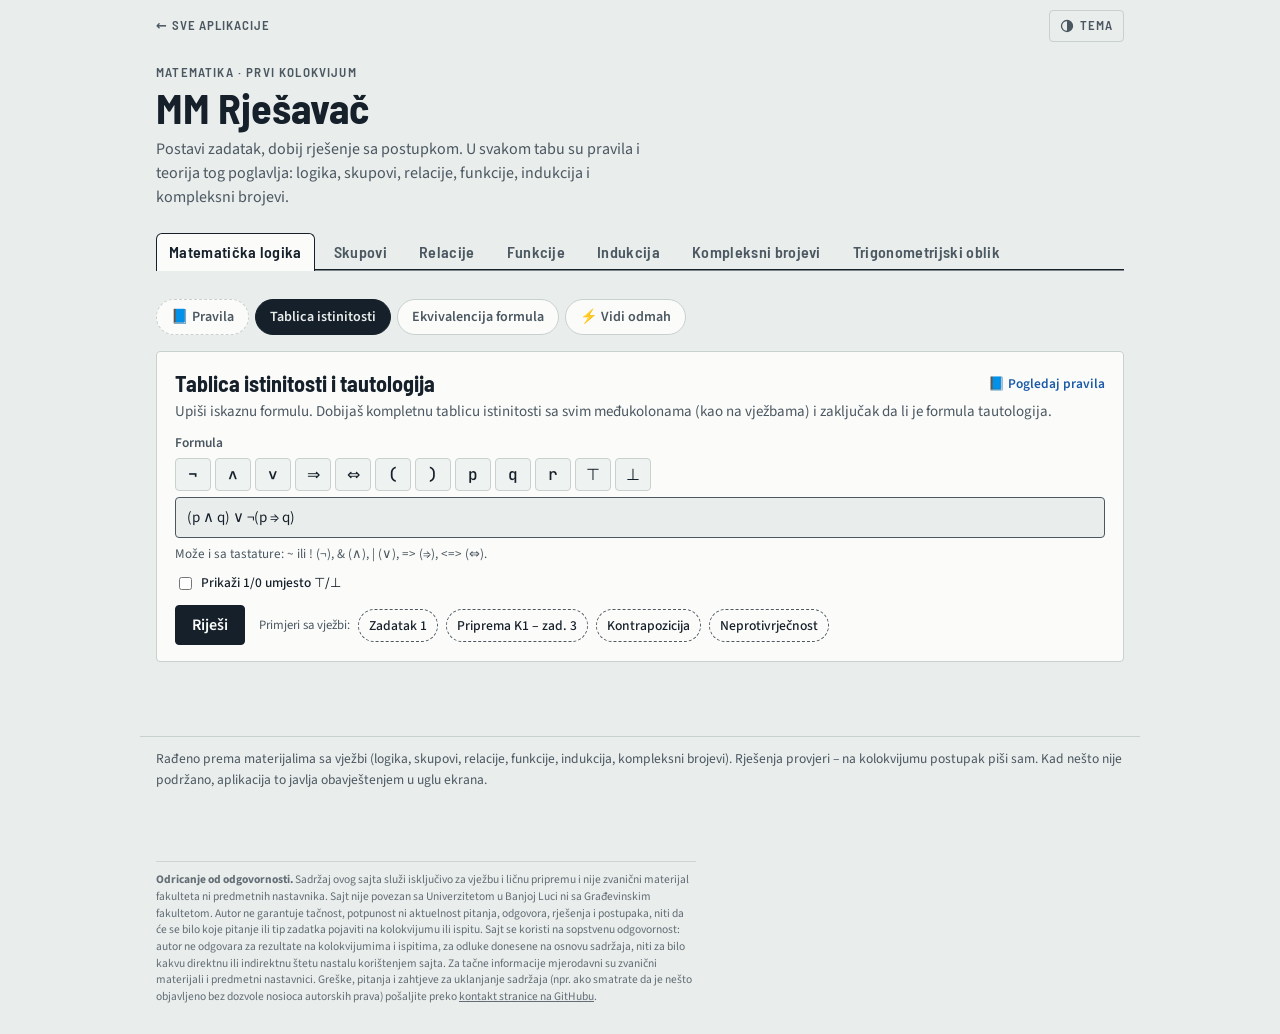
<file: index.html>
<!doctype html>
<html lang="sr">
<head>
<meta charset="utf-8">
<meta name="viewport" content="width=device-width, initial-scale=1">
<title>MM Rješavač – logika, skupovi, relacije, funkcije, indukcija, kompleksni brojevi</title>
<meta name="description" content="Rješavač zadataka za prvi kolokvijum iz matematike: tablice istinitosti, skupovi, relacije, funkcije, matematička indukcija i kompleksni brojevi – sa postupkom i pravilima.">
<link rel="preconnect" href="https://fonts.googleapis.com">
<link href="https://fonts.googleapis.com/css2?family=Inter:wght@400;500;600;700&family=JetBrains+Mono:wght@400;600;700&display=swap" rel="stylesheet">
<style>:root{
  --bg:#f7f6f2; --card:#ffffff; --ink:#1d1d1f; --mute:#62666d; --line:#dedbd2; --soft:#efede6;
  --acc:#2f4fd8; --acc-ink:#fff; --ok:#1f8a4c; --ok-bg:#e7f5ec; --no:#c2373c; --no-bg:#fbeaea; --warn:#a86400;
  --mono: "JetBrains Mono", ui-monospace, SFMono-Regular, Menlo, Consolas, monospace;
  --sans: "Inter", system-ui, -apple-system, "Segoe UI", Roboto, sans-serif;
  --c0:#fde2e2; --c1:#dfe7ff; --c2:#dcf3e4; --c3:#fff0cf; --c4:#efe1fb; --c5:#d9f1f4;
}
@media (prefers-color-scheme: dark){ :root:not([data-theme="light"]){
  --bg:#141518; --card:#1d1f23; --ink:#ececec; --mute:#a2a6ad; --line:#30333a; --soft:#25282d;
  --acc:#7d95ff; --acc-ink:#0d1020; --ok:#5fd18f; --ok-bg:#16301f; --no:#ff7b80; --no-bg:#3a1c1e; --warn:#f3b13c;
  --c0:#4a2526; --c1:#243055; --c2:#1e3d2b; --c3:#4a3c18; --c4:#3a2a4d; --c5:#1d3f45; } }
:root[data-theme="dark"]{
  --bg:#141518; --card:#1d1f23; --ink:#ececec; --mute:#a2a6ad; --line:#30333a; --soft:#25282d;
  --acc:#7d95ff; --acc-ink:#0d1020; --ok:#5fd18f; --ok-bg:#16301f; --no:#ff7b80; --no-bg:#3a1c1e; --warn:#f3b13c;
  --c0:#4a2526; --c1:#243055; --c2:#1e3d2b; --c3:#4a3c18; --c4:#3a2a4d; --c5:#1d3f45; }
*{box-sizing:border-box}
html,body{margin:0;background:var(--bg);color:var(--ink);font:16px/1.55 var(--sans);-webkit-text-size-adjust:100%}
header.top{padding:22px 16px 0;max-width:1000px;margin:0 auto}
header.top h1{font-size:1.55rem;margin:0 0 2px;letter-spacing:-.01em}
header.top p{margin:0;color:var(--mute);font-size:.93rem}
.themebtn{float:right;border:1px solid var(--line);background:var(--card);color:var(--ink);border-radius:8px;padding:5px 9px;cursor:pointer}
nav.tabs{position:sticky;top:0;z-index:5;background:var(--bg);border-bottom:1px solid var(--line);margin-top:14px}
nav.tabs .inner{max-width:1000px;margin:0 auto;display:flex;gap:4px;overflow-x:auto;padding:0 12px;scrollbar-width:none}
nav.tabs button{flex:0 0 auto;border:0;background:none;color:var(--mute);font:600 .95rem var(--sans);padding:12px 12px 10px;border-bottom:3px solid transparent;cursor:pointer;white-space:nowrap}
nav.tabs button.on{color:var(--ink);border-bottom-color:var(--acc)}
main{max-width:1000px;margin:0 auto;padding:14px 16px 60px}
.panel{display:none}.panel.on{display:block}
.card{background:var(--card);border:1px solid var(--line);border-radius:14px;padding:18px 18px 16px;margin:14px 0}
.card h2{font-size:1.15rem;margin:0 0 4px}
.card h3{font-size:1rem;margin:20px 0 4px}
.card h4{font-size:.92rem;margin:6px 0;color:var(--mute);font-weight:600}
.lead{color:var(--mute);margin:0 0 10px;font-size:.94rem}
label{display:block;font-size:.84rem;font-weight:600;color:var(--mute);margin:10px 0 4px}
label.chk{display:inline-flex;gap:6px;align-items:center;font-weight:500;color:var(--ink);margin:8px 14px 0 0}
input[type=text],input:not([type]),input[type=number],textarea,select{width:100%;font:16px var(--sans);color:var(--ink);background:var(--bg);border:1px solid var(--line);border-radius:9px;padding:9px 11px;outline:none}
input:focus,textarea:focus,select:focus{border-color:var(--acc);box-shadow:0 0 0 3px color-mix(in srgb,var(--acc) 22%,transparent)}
.mono{font-family:var(--mono);font-size:.95em}
textarea.mono,input.mono{font-size:15px}
.grid2{display:grid;grid-template-columns:1fr 1fr;gap:0 14px}
.grid3{display:grid;grid-template-columns:repeat(3,1fr);gap:0 14px}
@media (max-width:640px){.grid2,.grid3{grid-template-columns:1fr}}
.btns{display:flex;flex-wrap:wrap;gap:8px;align-items:center;margin-top:12px}
button{font:600 .9rem var(--sans);border-radius:9px;padding:8px 13px;border:1px solid var(--line);background:var(--soft);color:var(--ink);cursor:pointer}
button:hover{border-color:var(--acc)}
button.primary{background:var(--acc);color:var(--acc-ink);border-color:var(--acc)}
button.ex{background:transparent;font-weight:500;padding:6px 10px;font-size:.85rem}
.ex-label{font-size:.8rem;color:var(--mute);margin-left:6px}
.symbar{display:flex;flex-wrap:wrap;gap:4px;margin:0 0 6px}
.sym{min-width:36px;padding:5px 8px;font:500 1rem var(--mono)}
.hint{font-size:.82rem;color:var(--mute);margin:6px 0 0}
.row{display:flex;flex-wrap:wrap}
details.theory{background:var(--soft);border-radius:10px;padding:8px 12px;margin:8px 0 6px;font-size:.92rem}
details.theory summary{cursor:pointer;font-weight:600}
details.theory ul,details.theory ol{padding-left:20px;margin:8px 0}
details.theory li{margin:3px 0}
details.explain{margin:10px 0;font-size:.92rem}
details.explain summary{cursor:pointer;color:var(--acc);font-weight:600}
.out{margin-top:14px;display:none}
.out.show{display:block;border-top:1px dashed var(--line);padding-top:12px}
.step{margin:8px 0}
.step.bad{color:var(--no)}
.bad{color:var(--no)}
ol.steps{padding-left:22px;margin:8px 0}
ol.steps li{margin:6px 0}
.eq{background:var(--soft);border-radius:8px;padding:8px 12px;margin:8px 0;overflow-x:auto;line-height:1.9}
.big{font-size:1.05rem}
.verdict{padding:10px 13px;border-radius:9px;margin:10px 0;font-weight:600}
.verdict.ok{background:var(--ok-bg);color:var(--ok)}
.verdict.no{background:var(--no-bg);color:var(--no)}
.tablewrap{overflow-x:auto;margin:8px 0}
table{border-collapse:collapse}
table.tt{font-family:var(--mono);font-size:.92rem}
table.tt th,table.tt td{padding:5px 10px;text-align:center;border-bottom:1px solid var(--line);white-space:nowrap}
table.tt th{border-bottom:2px solid var(--ink);font-weight:600}
table.tt .sep{border-left:2px solid var(--ink)}
table.tt td.fin.t{background:var(--ok-bg);color:var(--ok);font-weight:700}
table.tt td.fin.f{background:var(--no-bg);color:var(--no);font-weight:700}
table.tt.mini{font-size:.82rem;margin-right:14px}
.tt-grid{display:flex;flex-wrap:wrap;gap:10px;align-items:flex-start;margin:8px 0}
table.res{margin:10px 0}
table.res td{padding:5px 12px 5px 0;border-bottom:1px solid var(--line)}
table.props{width:100%;margin:10px 0;font-size:.93rem}
table.props td{padding:7px 8px;border-bottom:1px solid var(--line);vertical-align:top}
table.props tr.yes td:nth-child(2){color:var(--ok);font-weight:700;white-space:nowrap}
table.props tr.no td:nth-child(2){color:var(--no);font-weight:700;white-space:nowrap}
table.mat{font-family:var(--mono);margin:6px 8px 6px 0;display:inline-table}
table.mat th,table.mat td{border:1px solid var(--line);padding:4px 9px;text-align:center}
table.mat th{background:var(--soft)}
table.mat td.one{font-weight:700}
table.mat td.diag{outline:1px dashed var(--mute);outline-offset:-3px}
table.mat td.c0{background:var(--c0)}table.mat td.c1{background:var(--c1)}table.mat td.c2{background:var(--c2)}
table.mat td.c3{background:var(--c3)}table.mat td.c4{background:var(--c4)}table.mat td.c5{background:var(--c5)}
.vis{align-items:start;margin-top:10px}
.propsel{display:grid;grid-template-columns:repeat(4,1fr);gap:10px;margin-top:10px}
@media (max-width:640px){.propsel{grid-template-columns:1fr 1fr}}
.propsel b{display:block;font-size:.84rem;margin-bottom:4px}
svg{max-width:100%;height:auto;display:block}
svg .axis{stroke:var(--ink);stroke-width:1.4}
svg .guide{stroke:var(--mute);stroke-dasharray:2 3;stroke-width:.8}
svg .lbl{font:12px var(--mono);fill:var(--ink)}
svg .vn{font:700 15px var(--sans)}
svg .vv{font:700 16px var(--mono);fill:var(--ink);text-anchor:middle}
svg .vv.sm{font-size:14px}
svg .vbox{fill:none;stroke:var(--mute)}
svg .edge{stroke:var(--ink);stroke-width:1.4}
svg .arrh{fill:var(--ink)}
svg .node{fill:var(--card);stroke:var(--acc);stroke-width:2}
svg .nodet{font:600 13px var(--mono);fill:var(--ink)}
svg .oval{fill:var(--soft);stroke:var(--mute)}
svg .dot{fill:var(--ink)}
svg .pbg{fill:var(--card)}
svg .grid{stroke:var(--line);stroke-width:.6}
svg .yx{stroke:var(--mute);stroke-dasharray:5 4}
svg .asym{stroke:#3e63dd;stroke-dasharray:4 4;opacity:.6}
svg .asym2{stroke:#e5484d;stroke-dasharray:4 4;opacity:.6}
svg .cf{fill:none;stroke:#3e63dd;stroke-width:2.2}
svg .ci{fill:none;stroke:#e5484d;stroke-width:2.2}
svg.nl{margin:4px 0 12px}
svg.venn{max-width:380px;margin:10px 0}
svg.graph{max-width:300px}
svg.arrows{max-width:340px;margin:10px 0}
.plotwrap{max-width:340px;margin:10px 0}
.ivres{border-bottom:1px solid var(--line);padding:6px 0}
.verdict .piece{display:inline-block;vertical-align:middle;margin-right:4px}
.verdict .brace{display:inline-block;vertical-align:middle;border-left:2px solid currentColor;border-radius:10px 0 0 10px;padding:2px 10px}
#toasts{position:fixed;right:14px;bottom:14px;left:14px;display:flex;flex-direction:column;align-items:flex-end;gap:8px;z-index:50;pointer-events:none}
.toast{pointer-events:auto;max-width:440px;display:flex;gap:9px;align-items:flex-start;background:var(--card);color:var(--ink);border:1px solid var(--line);border-left:5px solid var(--warn);border-radius:10px;padding:10px 13px;box-shadow:0 8px 24px rgba(0,0,0,.18);font-size:.9rem;cursor:pointer;transition:opacity .4s,transform .4s}
.toast.err{border-left-color:var(--no)}.toast.ok{border-left-color:var(--ok)}
.toast .ti{font-weight:700}
.toast.warn .ti{color:var(--warn)}.toast.err .ti{color:var(--no)}
.toast.out{opacity:0;transform:translateY(8px)}
footer{max-width:1000px;margin:0 auto;padding:0 16px 30px;color:var(--mute);font-size:.82rem}
.subtabs{display:flex;gap:6px;overflow-x:auto;padding:14px 0 2px;scrollbar-width:none;position:sticky;top:46px;z-index:4;background:var(--bg)}
.subtabs button{flex:0 0 auto;border-radius:999px;padding:7px 14px;font-weight:600;font-size:.88rem;background:var(--card);color:var(--mute);border:1px solid var(--line)}
.subtabs button.on{background:var(--ink);color:var(--bg);border-color:var(--ink)}
.subtabs button[data-sub="pravila"]{border-style:dashed}
.subtabs button[data-sub="pravila"].on{border-style:solid}
.card.rules{font-size:.95rem}
.rule-block{border-top:1px solid var(--line);padding-top:6px;margin-top:10px}
.rule-block:first-of-type{border-top:0}
.rule-block h3{margin:8px 0 4px}.rule-block h4{margin:10px 0 2px;color:var(--ink)}
.rule-block ul,.rule-block ol{padding-left:20px}.rule-block li{margin:4px 0}
.tolinks{float:right;margin-top:-30px;background:none;border:0;color:var(--acc);font-weight:600;font-size:.84rem;padding:4px 0}
@media (max-width:640px){.tolinks{float:none;margin:0 0 4px}}
/* kompleksni brojevi */
.insight{margin:12px 0;padding:10px 13px;border-left:4px solid var(--fk-n,#b86e00);background:var(--fk-warn-bg,#fbf1dc);border-radius:4px;font-size:.93rem}
.insight ul{margin:6px 0 0;padding-left:20px}.insight li{margin:3px 0}
details.theory .insight{background:var(--card)}
svg.cplane{max-width:340px;color:var(--ink)}
svg.cplane .grid{stroke:var(--line);stroke-width:.7}
svg.cplane .axis{stroke:var(--ink);stroke-width:1.3}
svg.cplane .tick{font:10.5px var(--mono);fill:var(--mute)}
svg.cplane .axl{font:italic 600 13px var(--fk-math,serif);fill:var(--ink)}
svg.cplane .ptl{font:600 13px var(--mono)}
svg.cplane .arcl{font:italic 600 13px var(--fk-math,serif)}
svg.cplane .proj{stroke:var(--mute);stroke-dasharray:3 3;stroke-width:1}
svg.cplane .ucirc{fill:none;stroke:var(--mute);stroke-dasharray:4 4}
.drill-q{background:var(--soft);border-radius:4px;padding:14px 16px;margin:6px 0 4px;font-size:1.15rem;min-height:2.6em}
.drill-q .big{font-size:1.25rem}
.drill-score{margin-left:auto;font-size:.85rem;color:var(--mute);font-weight:600}
table.angtab{font-family:var(--mono);font-size:.85rem;margin:10px 0}
table.angtab th,table.angtab td{padding:4px 8px;text-align:center;border-bottom:1px solid var(--line)}
.subtabs button[data-sub]:last-child:not([data-sub="pravila"]){}

.outcome{margin:12px 0;padding:10px 13px;border-left:4px solid var(--fk-h,#1d5fae);background:var(--fk-blue-bg,#e6eef8);border-radius:4px;font-size:.93rem}
.drill-opts{display:flex;flex-direction:column;gap:6px;margin:8px 0}
.drill-opts:empty{display:none}
.drill-opts .opt{text-align:left;font-weight:500;padding:9px 12px;background:var(--card);border:1.5px solid var(--line)}
.drill-opts .opt:hover:not(:disabled){border-color:var(--ink)}
.drill-opts .opt.right{border-color:var(--ok);background:var(--ok-bg);color:var(--ok);font-weight:700}
.drill-opts .opt.wrong{border-color:var(--no);background:var(--no-bg);color:var(--no)}
.drill-opts .opt:disabled{cursor:default}
.drill-q .big:not(.mono){font-size:1.05rem;line-height:1.45}
.tableau{font-family:var(--mono);font-size:.9rem;line-height:1.7;background:var(--soft);border-radius:4px;padding:8px 12px;margin:8px 0;overflow-x:auto}
.tableau .br{color:var(--mute)}.tableau .x{color:var(--no);font-weight:700}.tableau .okk{color:var(--ok);font-weight:700}
.drill-q table.mat{display:table;margin:10px 0 0;font-size:.95rem}
</style>
<!--fk-dizajn:start-->
<link rel="preconnect" href="https://fonts.googleapis.com">
<link rel="preconnect" href="https://fonts.gstatic.com" crossorigin>
<link rel="stylesheet" href="https://fonts.googleapis.com/css2?family=Barlow+Semi+Condensed:wght@500;600;700&family=Source+Sans+3:ital,wght@0,400;0,600;0,700;1,400&family=STIX+Two+Text:ital,wght@0,400;0,600;1,400&display=swap">
<style id="fk-dizajn">/* Zajednički dizajn svih aplikacija (izvor: djuk400.github.io/dizajn) */
:root{--fk-bg:#e9edeb;--fk-paper:#fbfcfa;--fk-ink:#16202a;--fk-ink2:#4b5761;--fk-rule:#c8d1ce;--fk-chip:#eef2f0;--fk-grid:#e4eae7;--fk-grid5:#ccd7d3;--fk-blue:#1c5aa8;--fk-blue-bg:#e6eef8;--fk-red:#b33a28;--fk-ok:#1f6e44;--fk-ok-bg:#e6f2ea;--fk-warn:#8a5a00;--fk-warn-bg:#fbf1dc;--fk-err:#a8261c;--fk-err-bg:#fbecea;--fk-h:#1d5fae;--fk-f:#bb3a2b;--fk-p:#1f774a;--fk-n:#b86e00;--fk-o:#7a40b8;
  --fk-head:"Barlow Semi Condensed","Arial Narrow",system-ui,sans-serif;
  --fk-body:"Source Sans 3",-apple-system,BlinkMacSystemFont,"Segoe UI",Roboto,Arial,sans-serif;
  --fk-math:"STIX Two Text","Times New Roman",Times,serif}
@media (prefers-color-scheme: dark){:root:not([data-theme="light"]){--fk-bg:#0e1215;--fk-paper:#151a1e;--fk-ink:#e2e7e5;--fk-ink2:#a1acb1;--fk-rule:#2b353a;--fk-chip:#1c2327;--fk-grid:#1b2226;--fk-grid5:#263035;--fk-blue:#7cb0f2;--fk-blue-bg:#172333;--fk-red:#f2907b;--fk-ok:#6fcf98;--fk-ok-bg:#15291e;--fk-warn:#f0b75a;--fk-warn-bg:#2e2412;--fk-err:#ff8f80;--fk-err-bg:#2c1714;--fk-h:#72aaf1;--fk-f:#f08574;--fk-p:#63c590;--fk-n:#f0b04f;--fk-o:#c39bf2;color-scheme:dark}}
:root[data-theme="dark"]{--fk-bg:#0e1215;--fk-paper:#151a1e;--fk-ink:#e2e7e5;--fk-ink2:#a1acb1;--fk-rule:#2b353a;--fk-chip:#1c2327;--fk-grid:#1b2226;--fk-grid5:#263035;--fk-blue:#7cb0f2;--fk-blue-bg:#172333;--fk-red:#f2907b;--fk-ok:#6fcf98;--fk-ok-bg:#15291e;--fk-warn:#f0b75a;--fk-warn-bg:#2e2412;--fk-err:#ff8f80;--fk-err-bg:#2c1714;--fk-h:#72aaf1;--fk-f:#f08574;--fk-p:#63c590;--fk-n:#f0b04f;--fk-o:#c39bf2;color-scheme:dark}
/* gornja traka: povratak na sve aplikacije + tema */
.fk-bar{box-sizing:border-box;max-width:var(--fk-w,1080px);margin:0 auto;display:flex;align-items:center;justify-content:space-between;gap:12px;
  padding:10px max(16px,env(safe-area-inset-right,0px)) 0 max(16px,env(safe-area-inset-left,0px));
  font:600 13px/1.2 var(--fk-head);letter-spacing:.07em;text-transform:uppercase}
.fk-crumbs{display:flex;flex-wrap:wrap;align-items:center;gap:2px 8px;min-width:0}
.fk-crumbs a{color:var(--fk-ink2);text-decoration:none;padding:6px 0}
.fk-crumbs a:hover{color:var(--fk-ink);text-decoration:underline;text-underline-offset:3px}
.fk-crumbs span{color:var(--fk-rule)}
.fk-bar button{flex:none;display:inline-flex;align-items:center;gap:6px;font:inherit;letter-spacing:inherit;text-transform:inherit;color:var(--fk-ink2);background:transparent;
  border:1px solid var(--fk-rule);border-radius:4px;padding:5px 10px;min-height:32px;cursor:pointer}
.fk-bar button:hover{color:var(--fk-ink);border-color:var(--fk-ink2)}
.fk-bar a:focus-visible,.fk-bar button:focus-visible{outline:2px solid var(--fk-blue);outline-offset:2px}
/* zaglavlje */
:root body .fk-eyebrow{font:600 13px/1.3 var(--fk-head);letter-spacing:.09em;text-transform:uppercase;color:var(--fk-ink2);margin:0 0 4px}
:root body .fk-h1{font-family:var(--fk-head);font-weight:700;font-size:clamp(28px,7vw,42px);line-height:1.05;letter-spacing:0;margin:0 0 8px;color:var(--fk-ink);text-wrap:balance}
:root body .fk-lede{display:block;margin:0 0 18px;max-width:64ch;color:var(--fk-ink2);font:400 16px/1.5 var(--fk-body)}
/* tabovi kao kartoteka */
:root body .fk-tabs{display:flex;flex-wrap:wrap;gap:6px;margin:0 0 18px;padding:0;background:transparent;border:0;border-radius:0;box-shadow:inset 0 -1.5px 0 var(--fk-ink)}
:root body .fk-tabs>button,:root body .fk-tabs>a{flex:0 0 auto;font:600 16px/1.3 var(--fk-head);letter-spacing:.02em;color:var(--fk-ink2);background:transparent;
  padding:8px 12px 8px;border:1.5px solid transparent;border-bottom:0;border-radius:6px 6px 0 0;cursor:pointer;white-space:nowrap;text-decoration:none}
:root body .fk-tabs>button:hover{color:var(--fk-ink);border-color:transparent}
:root body .fk-tabs>.on,:root body .fk-tabs>[aria-selected="true"]{color:var(--fk-ink);background:var(--fk-paper);border-color:var(--fk-ink);font-weight:600}
:root{--fk-w:1000px}

:root:root:root{--bg:var(--fk-bg);--card:var(--fk-paper);--ink:var(--fk-ink);--mute:var(--fk-ink2);--line:var(--fk-rule);--soft:var(--fk-chip);
  --acc:var(--fk-blue);--acc-ink:var(--fk-paper);--ok:var(--fk-ok);--ok-bg:var(--fk-ok-bg);--no:var(--fk-err);--no-bg:var(--fk-err-bg);--warn:var(--fk-warn);
  --sans:var(--fk-body)}
html header.top{max-width:var(--fk-w);padding:22px max(16px,env(safe-area-inset-right,0px)) 0 max(16px,env(safe-area-inset-left,0px))}
html nav.tabs{position:sticky;top:0;z-index:5;background:var(--fk-bg);border:0;margin-top:0;padding-top:6px}
html nav.tabs .inner.fk-tabs{max-width:var(--fk-w);margin:0 auto;flex-wrap:nowrap;overflow-x:auto;scrollbar-width:none;padding:0 max(16px,env(safe-area-inset-right,0px)) 0 max(16px,env(safe-area-inset-left,0px));
  box-shadow:none;background:linear-gradient(var(--fk-ink),var(--fk-ink)) bottom/calc(100% - 32px) 1.5px no-repeat}
html nav.tabs .inner.fk-tabs>button{border-bottom:0;padding:8px 12px}
html main,html footer{max-width:var(--fk-w)}
html .card{border-radius:4px;border-color:var(--fk-rule)}
html .card h2{font:700 22px/1.2 var(--fk-head)}
html .card h3{font:700 18px/1.25 var(--fk-head)}
html input[type=text],html input:not([type]),html input[type=number],html textarea,html select{border-radius:4px;border:1.5px solid var(--fk-ink2)}
html button{border-radius:4px;font-family:var(--fk-body)}
html button.primary{background:var(--fk-ink);border-color:var(--fk-ink);color:var(--fk-paper);font-size:16px;padding:8px 16px}
html button.ex{border:1px dashed var(--fk-ink2);border-radius:999px}
html .subtabs{top:52px}
html .subtabs button{border-radius:999px}
html .eq,html details.theory,html .verdict{border-radius:4px}
html .toast{border-radius:4px}
html footer{padding:12px max(16px,env(safe-area-inset-right,0px)) 30px max(16px,env(safe-area-inset-left,0px));border-top:1px solid var(--fk-rule);font-size:13.5px;color:var(--fk-ink2)}
</style>
<script>(function(){var r=document.documentElement,k='fk-theme';try{var t=localStorage.getItem(k);if(t)r.dataset.theme=t}catch(e){}document.addEventListener('click',function(e){var b=e.target.closest&&e.target.closest('#fk-theme');if(!b)return;var d=r.dataset.theme?r.dataset.theme==='dark':matchMedia('(prefers-color-scheme: dark)').matches;r.dataset.theme=d?'light':'dark';try{localStorage.setItem(k,r.dataset.theme)}catch(e){}});})();</script>
<!--fk-dizajn:end-->
</head>
<body>
<!--fk-bar:start--><nav class="fk-bar" aria-label="Navigacija"><div class="fk-crumbs"><a href="https://djuk400.github.io/">← Sve aplikacije</a></div><button type="button" id="fk-theme" aria-label="Svijetla ili tamna tema"><svg width="14" height="14" viewBox="0 0 16 16" aria-hidden="true"><circle cx="8" cy="8" r="6.3" fill="none" stroke="currentColor" stroke-width="1.5"/><path d="M8 1.7a6.3 6.3 0 0 1 0 12.6z" fill="currentColor"/></svg>Tema</button></nav><!--fk-bar:end-->
<!--fk-head--><header class="top">
  <p class="fk-eyebrow">Matematika · prvi kolokvijum</p>
  <h1 class="fk-h1">MM Rješavač</h1>
  <p class="fk-lede">Postavi zadatak, dobij rješenje sa postupkom. U svakom tabu su pravila i teorija tog poglavlja: logika, skupovi, relacije, funkcije, indukcija i kompleksni brojevi.</p>
  <button id="theme" hidden></button>
</header>
<nav class="tabs"><div class="inner fk-tabs">
  <button data-tab="logika" class="on">Matematička logika</button>
  <button data-tab="skupovi">Skupovi</button>
  <button data-tab="relacije">Relacije</button>
  <button data-tab="funkcije">Funkcije</button>
  <button data-tab="indukcija">Indukcija</button>
  <button data-tab="kompleksni">Kompleksni brojevi</button>
  <button data-tab="trig">Trigonometrijski oblik</button>
</div></nav>
<main>
  <div class="panel on" id="tab-logika"></div>
  <div class="panel" id="tab-skupovi"></div>
  <div class="panel" id="tab-relacije"></div>
  <div class="panel" id="tab-funkcije"></div>
  <div class="panel" id="tab-indukcija"></div>
  <div class="panel" id="tab-kompleksni"></div>
  <div class="panel" id="tab-trig"></div>
</main>
<footer>Rađeno prema materijalima sa vježbi (logika, skupovi, relacije, funkcije, indukcija, kompleksni brojevi). Rješenja provjeri – na kolokvijumu postupak piši sam. Kad nešto nije podržano, aplikacija to javlja obavještenjem u uglu ekrana.</footer>
<div id="toasts"></div>
<script>// ===================== JEZGRO: razlomci, notifikacije, pomoćne funkcije =====================
"use strict";

function bgcd(a, b) { a = a < 0n ? -a : a; b = b < 0n ? -b : b; while (b) { [a, b] = [b, a % b]; } return a; }

class Frac {
  constructor(n, d = 1n) {
    n = BigInt(n); d = BigInt(d);
    if (d === 0n) throw new MathErr("Dijeljenje nulom.");
    if (d < 0n) { n = -n; d = -d; }
    const g = bgcd(n, d) || 1n;
    this.n = n / g; this.d = d / g;
  }
  static of(x) {
    if (x instanceof Frac) return x;
    if (typeof x === "bigint") return new Frac(x, 1n);
    if (typeof x === "number") {
      if (Number.isInteger(x)) return new Frac(BigInt(x), 1n);
      return Frac.parse(String(x));
    }
    return Frac.parse(String(x));
  }
  static parse(s) {
    s = String(s).trim().replace(",", ".");
    let m = s.match(/^([+-]?\d+)\s*\/\s*([+-]?\d+)$/);
    if (m) return new Frac(BigInt(m[1]), BigInt(m[2]));
    m = s.match(/^([+-]?)(\d*)\.?(\d*)$/);
    if (!m || (m[2] === "" && m[3] === "")) throw new MathErr("Nije broj: " + s);
    const sign = m[1] === "-" ? -1n : 1n;
    const ip = BigInt(m[2] || "0"), fp = m[3] || "";
    const den = 10n ** BigInt(fp.length);
    return new Frac(sign * (ip * den + BigInt(fp || "0")), den);
  }
  add(o) { o = Frac.of(o); return new Frac(this.n * o.d + o.n * this.d, this.d * o.d); }
  sub(o) { o = Frac.of(o); return new Frac(this.n * o.d - o.n * this.d, this.d * o.d); }
  mul(o) { o = Frac.of(o); return new Frac(this.n * o.n, this.d * o.d); }
  div(o) { o = Frac.of(o); if (o.n === 0n) throw new MathErr("Dijeljenje nulom."); return new Frac(this.n * o.d, this.d * o.n); }
  neg() { return new Frac(-this.n, this.d); }
  pow(k) {
    k = Number(k);
    if (!Number.isInteger(k)) throw new MathErr("Eksponent mora biti cijeli broj.");
    if (Math.abs(k) > 4000) throw new MathErr("Eksponent je prevelik.");
    if (k < 0) return Frac.of(1).div(this.pow(-k));
    return new Frac(this.n ** BigInt(k), this.d ** BigInt(k));
  }
  cmp(o) { o = Frac.of(o); const a = this.n * o.d, b = o.n * this.d; return a < b ? -1 : a > b ? 1 : 0; }
  eq(o) { return this.cmp(o) === 0; }
  isZero() { return this.n === 0n; }
  isInt() { return this.d === 1n; }
  sign() { return this.n < 0n ? -1 : this.n > 0n ? 1 : 0; }
  abs() { return this.n < 0n ? this.neg() : this; }
  toNumber() { return Number(this.n) / Number(this.d); }
  toString() { return this.d === 1n ? String(this.n) : `${this.n}/${this.d}`; }
}

class MathErr extends Error {}

// ---------- DOM pomoćnici ----------
const $ = (sel, root = document) => root.querySelector(sel);
const $$ = (sel, root = document) => Array.from(root.querySelectorAll(sel));
function esc(s) { return String(s).replace(/[&<>"]/g, c => ({ "&": "&amp;", "<": "&lt;", ">": "&gt;", '"': "&quot;" }[c])); }

function notify(msg, type = "warn") {
  let box = $("#toasts");
  const t = document.createElement("div");
  t.className = "toast " + type;
  t.innerHTML = `<span class="ti">${type === "err" ? "✖" : type === "ok" ? "✔" : "⚠"}</span><span>${esc(msg)}</span>`;
  t.onclick = () => t.remove();
  box.appendChild(t);
  setTimeout(() => t.classList.add("out"), 6500);
  setTimeout(() => t.remove(), 7000);
}

// Pokreni rješavač, uhvati greške i prikaži ih kao notifikaciju
function runSafe(outEl, fn) {
  try {
    const html = fn();
    if (html !== undefined) outEl.innerHTML = html;
    outEl.classList.add("show");
    outEl.scrollIntoView({ behavior: "smooth", block: "nearest" });
  } catch (e) {
    outEl.innerHTML = `<div class="bad">✖ ${esc(e.message || e)}</div>`;
    outEl.classList.add("show");
    notify(e.message || String(e), e instanceof MathErr ? "warn" : "err");
    if (!(e instanceof MathErr)) console.error(e);
  }
}

// Ubacivanje simbola na poziciju kursora
function insertAtCursor(input, text) {
  const s = input.selectionStart ?? input.value.length, e = input.selectionEnd ?? s;
  input.value = input.value.slice(0, s) + text + input.value.slice(e);
  input.focus();
  input.selectionStart = input.selectionEnd = s + text.length;
}
function symbolBar(targetSel, symbols) {
  return `<div class="symbar" data-target="${targetSel}">${symbols.map(s => `<button type="button" class="sym" data-s="${esc(s)}">${esc(s)}</button>`).join("")}</div>`;
}
document.addEventListener("click", ev => {
  const b = ev.target.closest(".sym");
  if (!b) return;
  const bar = b.closest(".symbar");
  const inp = $(bar.dataset.target);
  if (inp) insertAtCursor(inp, b.dataset.s);
});

// Lista elemenata skupa: "1, 2, a" ili "{1,2,a}"
function parseList(s) {
  s = String(s).trim().replace(/^\{/, "").replace(/\}$/, "").trim();
  if (!s) return [];
  const out = [];
  for (let x of s.split(/[,;]\s*|\s+/)) { x = x.trim(); if (x && !out.includes(x)) out.push(x); }
  return out;
}
// Parovi: "(1,a),(2,b)" ili "1a 2b"? -> podržavamo (x,y) zapis
function parsePairs(s) {
  const out = [];
  const re = /\(\s*([^,()]+?)\s*,\s*([^,()]+?)\s*\)/g;
  let m, any = false;
  while ((m = re.exec(s))) { any = true; const p = [m[1].trim(), m[2].trim()]; if (!out.some(q => q[0] === p[0] && q[1] === p[1])) out.push(p); }
  const rest = s.replace(re, "").replace(/[\s,;{}.]/g, "");
  if (rest.length) throw new MathErr("Parove upiši u obliku (x,y), npr. (1,a), (2,b). Ne razumijem dio: \"" + rest.slice(0, 20) + "\"");
  if (!any && s.trim()) throw new MathErr("Nisam pronašao nijedan par oblika (x,y).");
  return out;
}
const setStr = arr => "{" + arr.join(", ") + "}";
const pairStr = p => `(${p[0]}, ${p[1]})`;
function sortElems(arr) {
  return arr.slice().sort((a, b) => {
    const na = Number(a), nb = Number(b);
    if (!isNaN(na) && !isNaN(nb)) return na - nb;
    return String(a).localeCompare(String(b));
  });
}
const sup = n => String(n).replace(/[-0-9]/g, c => "⁻⁰¹²³⁴⁵⁶⁷⁸⁹"["-0123456789".indexOf(c)]);

// ---------- način razmišljanja: „Kako bi inženjer vidio odmah“ i „Ishod zadatka“ ----------
function insightBox(items, title = "💡 Kako bi ovo inženjer vidio odmah") {
  items = (items || []).filter(Boolean);
  if (!items.length) return "";
  return `<div class="insight"><b>${title}</b><ul>${items.map(i => `<li>${i}</li>`).join("")}</ul></div>`;
}
function outcomeBox(html) { return `<div class="outcome"><b>🧭 Ishod zadatka:</b> ${html}</div>`; }

// ===================== PARSER ALGEBARSKIH IZRAZA + POLINOMI =====================
"use strict";

const FUNCS = ["abs", "sgn", "sqrt", "cbrt", "sin", "cos", "tan", "ln", "log", "exp", "paran", "neparan", "min", "max", "floor", "ceil"];

function tokenizeExpr(src) {
  const s = src.replace(/−/g, "-").replace(/·|×/g, "*").replace(/÷/g, "/").replace(/²/g, "^2").replace(/³/g, "^3");
  const toks = []; let i = 0;
  const two = ["<=", ">=", "!=", "==", "&&", "||", "**"];
  while (i < s.length) {
    const c = s[i];
    if (/\s/.test(c)) { i++; continue; }
    if (/[0-9.]/.test(c)) { let j = i; while (j < s.length && /[0-9.]/.test(s[j])) j++; toks.push({ k: "num", v: s.slice(i, j) }); i = j; continue; }
    if (/[A-Za-zπ_]/.test(c)) { let j = i; while (j < s.length && /[A-Za-z0-9_π]/.test(s[j])) j++; toks.push({ k: "id", v: s.slice(i, j) }); i = j; continue; }
    const t2 = s.slice(i, i + 2);
    if (two.includes(t2)) { toks.push({ k: "op", v: t2 === "**" ? "^" : t2 }); i += 2; continue; }
    if ("+-*/^%()|,=<>!≤≥≠∧∨¬".includes(c)) {
      const map = { "≤": "<=", "≥": ">=", "≠": "!=", "∧": "&&", "∨": "||", "¬": "!" };
      toks.push({ k: "op", v: map[c] || c }); i++; continue;
    }
    throw new MathErr(`Nepoznat znak "${c}" u izrazu.`);
  }
  return toks;
}

// vars: dozvoljene promjenljive (npr. ["x","y"]) – koristi se za razbijanje "xy" -> x*y
function parseExpr(src, vars = ["x"]) {
  const toks = tokenizeExpr(src);
  let p = 0;
  const peek = () => toks[p], next = () => toks[p++];
  const isOp = (v) => toks[p] && toks[p].k === "op" && toks[p].v === v;
  const isWord = (w) => toks[p] && toks[p].k === "id" && w.includes(toks[p].v.toLowerCase());
  const expect = (v) => { if (!isOp(v)) throw new MathErr(`Očekivao sam "${v}" u izrazu "${src}".`); p++; };

  function orE() { let a = andE(); while (isOp("||") || isWord(["or", "ili"])) { p++; a = { t: "or", a, b: andE() }; } return a; }
  function andE() { let a = notE(); while (isOp("&&") || isWord(["and"])) { p++; a = { t: "and", a, b: notE() }; } return a; }
  function notE() { if (isOp("!") || isWord(["not"])) { p++; return { t: "not", a: notE() }; } return cmpE(); }
  function cmpE() {
    const items = [addE()], ops = [];
    while (peek() && peek().k === "op" && ["=", "==", "!=", "<", "<=", ">", ">="].includes(peek().v)) {
      let o = next().v; if (o === "==") o = "="; ops.push(o); items.push(addE());
    }
    return ops.length ? { t: "cmp", ops, items } : items[0];
  }
  function addE() {
    let a = mulE();
    while (isOp("+") || isOp("-")) { const o = next().v; a = { t: "op", op: o, a, b: mulE() }; }
    return a;
  }
  function startsPrimary() {
    const t = peek(); if (!t) return false;
    if (t.k === "num") return true;
    if (t.k === "id") return !["or", "ili", "and", "not", "mod"].includes(t.v.toLowerCase());
    return t.k === "op" && t.v === "(";
  }
  function mulE() {
    let a = unaryE();
    for (;;) {
      if (isOp("*") || isOp("/") || isOp("%")) { const o = next().v; a = { t: "op", op: o === "%" ? "mod" : o, a, b: unaryE() }; }
      else if (isWord(["mod"])) { p++; a = { t: "op", op: "mod", a, b: unaryE() }; }
      else if (startsPrimary()) { a = { t: "op", op: "*", a, b: powE(), imp: true }; }
      else break;
    }
    return a;
  }
  function unaryE() {
    if (isOp("-")) { p++; return { t: "neg", a: unaryE() }; }
    if (isOp("+")) { p++; return unaryE(); }
    return powE();
  }
  function powE() {
    const b = primary();
    if (isOp("^")) { p++; return { t: "op", op: "^", a: b, b: unaryE() }; }
    return b;
  }
  function primary() {
    const t = next();
    if (!t) throw new MathErr(`Izraz "${src}" je nepotpun.`);
    if (t.k === "num") return { t: "num", v: Frac.parse(t.v) };
    if (t.k === "op" && t.v === "(") { const e = orE(); expect(")"); return e; }
    if (t.k === "op" && t.v === "|") { const e = addE(); expect("|"); return { t: "fn", f: "abs", args: [e] }; }
    if (t.k === "id") {
      const name = t.v;
      const low = name.toLowerCase();
      if (FUNCS.includes(low) && isOp("(")) {
        p++; const args = [orE()];
        while (isOp(",")) { p++; args.push(orE()); }
        expect(")");
        return { t: "fn", f: low, args };
      }
      if (low === "pi" || name === "π") return { t: "const", n: "π", v: Math.PI };
      if (name === "e" && !vars.includes("e")) return { t: "const", n: "e", v: Math.E };
      if (vars.includes(name)) return { t: "var", n: name };
      // razbij npr. "kn" ili "xy" na proizvod poznatih promjenljivih
      if ([...name].every(ch => vars.includes(ch))) {
        let node = { t: "var", n: name[0] };
        for (const ch of name.slice(1)) node = { t: "op", op: "*", a: node, b: { t: "var", n: ch }, imp: true };
        return node;
      }
      throw new MathErr(`Nepoznata oznaka "${name}". Dozvoljene promjenljive: ${vars.join(", ")}.`);
    }
    throw new MathErr(`Neočekivan znak "${t.v}" u izrazu "${src}".`);
  }
  if (!toks.length) throw new MathErr("Izraz je prazan.");
  const ast = orE();
  if (p < toks.length) throw new MathErr(`Ne razumijem dio izraza od "${toks[p].v}".`);
  return ast;
}

// ---------- numeričko izračunavanje (float / boolean) ----------
function evalNum(n, env) {
  switch (n.t) {
    case "num": return n.v.toNumber();
    case "const": return n.v;
    case "var": if (!(n.n in env)) throw new MathErr("Nema vrijednosti za " + n.n); return env[n.n];
    case "neg": return -evalNum(n.a, env);
    case "not": return !evalNum(n.a, env);
    case "and": return !!evalNum(n.a, env) && !!evalNum(n.b, env);
    case "or": return !!evalNum(n.a, env) || !!evalNum(n.b, env);
    case "cmp": {
      const v = n.items.map(x => evalNum(x, env));
      const E = 1e-9;
      for (let i = 0; i < n.ops.length; i++) {
        const a = v[i], b = v[i + 1], o = n.ops[i];
        if (Number.isNaN(a) || Number.isNaN(b)) return false;
        const ok = o === "=" ? Math.abs(a - b) <= E * Math.max(1, Math.abs(a), Math.abs(b)) :
          o === "!=" ? Math.abs(a - b) > E * Math.max(1, Math.abs(a), Math.abs(b)) :
            o === "<" ? a < b - E : o === "<=" ? a <= b + E : o === ">" ? a > b + E : a >= b - E;
        if (!ok) return false;
      }
      return true;
    }
    case "op": {
      const a = evalNum(n.a, env), b = evalNum(n.b, env);
      switch (n.op) {
        case "+": return a + b; case "-": return a - b; case "*": return a * b;
        case "/": return b === 0 ? NaN : a / b;
        case "^": {
          if (a < 0 && !Number.isInteger(b)) return NaN;
          return Math.pow(a, b);
        }
        case "mod": return b === 0 ? NaN : ((a % b) + Math.abs(b)) % Math.abs(b);
      }
    }
    case "fn": {
      const a = n.args.map(x => evalNum(x, env)), x = a[0];
      switch (n.f) {
        case "abs": return Math.abs(x); case "sgn": return Math.sign(x);
        case "sqrt": return x < 0 ? NaN : Math.sqrt(x); case "cbrt": return Math.cbrt(x);
        case "sin": return Math.sin(x); case "cos": return Math.cos(x); case "tan": return Math.tan(x);
        case "ln": return x <= 0 ? NaN : Math.log(x);
        case "log": if (a.length === 2) { return (a[0] <= 0 || a[0] === 1 || a[1] <= 0) ? NaN : Math.log(a[1]) / Math.log(a[0]); } return x <= 0 ? NaN : Math.log10(x);
        case "exp": return Math.exp(x);
        case "paran": return Number.isInteger(x) && x % 2 === 0;
        case "neparan": return Number.isInteger(x) && Math.abs(x % 2) === 1;
        case "min": return Math.min(...a); case "max": return Math.max(...a);
        case "floor": return Math.floor(x); case "ceil": return Math.ceil(x);
      }
    }
  }
  throw new MathErr("Ne mogu izračunati izraz.");
}

// ---------- tačno izračunavanje (razlomci) ----------
function evalExact(n, env) {
  switch (n.t) {
    case "num": return n.v;
    case "var": if (!(n.n in env)) throw new MathErr("Nema vrijednosti za " + n.n); return Frac.of(env[n.n]);
    case "neg": return evalExact(n.a, env).neg();
    case "op": {
      const a = evalExact(n.a, env), b = evalExact(n.b, env);
      switch (n.op) {
        case "+": return a.add(b); case "-": return a.sub(b); case "*": return a.mul(b); case "/": return a.div(b);
        case "^": if (!b.isInt()) throw new MathErr("Tačno računanje podržava samo cjelobrojne eksponente."); return a.pow(Number(b.n));
        case "mod": { if (!a.isInt() || !b.isInt() || b.isZero()) throw new MathErr("mod radi samo za cijele brojeve."); const m = b.n < 0n ? -b.n : b.n; return new Frac(((a.n % m) + m) % m); }
      }
    }
    case "fn": {
      const a = n.args.map(x => evalExact(x, env));
      if (n.f === "abs") return a[0].abs();
      if (n.f === "sgn") return Frac.of(a[0].sign());
      if (n.f === "min") return a.reduce((x, y) => x.cmp(y) <= 0 ? x : y);
      if (n.f === "max") return a.reduce((x, y) => x.cmp(y) >= 0 ? x : y);
      throw new MathErr(`Funkcija ${n.f} se ne može tačno izračunati (rezultat nije razlomak).`);
    }
  }
  throw new MathErr("Izraz nije brojčani (npr. sadrži poređenje ili konstantu π/e).");
}

// ---------- ispis AST-a ----------
const PREC = { "+": 1, "-": 1, "*": 2, "/": 2, "mod": 2, "^": 4 };
function astStr(n, parentPrec = 0, right = false) {
  switch (n.t) {
    case "num": return n.v.toString();
    case "const": return n.n;
    case "var": return n.n;
    case "neg": { const s = "−" + astStr(n.a, 3); return parentPrec > 1 ? `(${s})` : s; }
    case "fn": return n.f === "abs" ? `|${astStr(n.args[0])}|` : `${n.f}(${n.args.map(a => astStr(a)).join(", ")})`;
    case "op": {
      const p = PREC[n.op];
      let s;
      if (n.op === "^") s = `${astStr(n.a, 5)}^${astStr(n.b, 5)}`;
      else if (n.op === "*" && n.imp) { const L = astStr(n.a, p), R = astStr(n.b, p + 0.5, true); s = /^[0-9−]/.test(R) || (/[0-9]$/.test(L) && n.a.t !== "num") ? `${L}·${R}` : `${L}${R}`; }
      else s = `${astStr(n.a, p)} ${n.op === "*" ? "·" : n.op === "-" ? "−" : n.op} ${astStr(n.b, p + (n.op === "-" || n.op === "/" ? 0.5 : 0), true)}`;
      return p < parentPrec || (p === parentPrec && right) ? `(${s})` : s;
    }
    default: return "?";
  }
}
// zamjena promjenljive izrazom (za ispis T(k+1) i sl.)
function substAst(n, name, repl) {
  if (n.t === "var" && n.n === name) return repl;
  const c = { ...n };
  for (const k of ["a", "b"]) if (n[k]) c[k] = substAst(n[k], name, repl);
  if (n.items) c.items = n.items.map(x => substAst(x, name, repl));
  if (n.args) c.args = n.args.map(x => substAst(x, name, repl));
  return c;
}

// ===================== POLINOMI (koeficijenti = razlomci) =====================
class Poly {
  constructor(c) { this.c = c.map(Frac.of); while (this.c.length && this.c[this.c.length - 1].isZero()) this.c.pop(); }
  static k(v) { return new Poly([Frac.of(v)]); }
  static x() { return new Poly([0, 1]); }
  deg() { return this.c.length - 1; }
  isZero() { return this.c.length === 0; }
  co(i) { return this.c[i] || Frac.of(0); }
  lead() { return this.co(this.deg()); }
  add(o) { const n = Math.max(this.c.length, o.c.length), r = []; for (let i = 0; i < n; i++) r.push(this.co(i).add(o.co(i))); return new Poly(r); }
  sub(o) { return this.add(o.scale(-1)); }
  scale(k) { k = Frac.of(k); return new Poly(this.c.map(x => x.mul(k))); }
  mul(o) {
    if (this.isZero() || o.isZero()) return new Poly([]);
    const r = Array(this.c.length + o.c.length - 1).fill(0).map(() => Frac.of(0));
    this.c.forEach((a, i) => o.c.forEach((b, j) => { r[i + j] = r[i + j].add(a.mul(b)); }));
    return new Poly(r);
  }
  pow(k) { let r = Poly.k(1); for (let i = 0; i < k; i++) r = r.mul(this); return r; }
  divmod(o) {
    if (o.isZero()) throw new MathErr("Dijeljenje nultim polinomom.");
    let q = new Poly([]), r = this;
    while (!r.isZero() && r.deg() >= o.deg()) {
      const k = r.lead().div(o.lead()), d = r.deg() - o.deg();
      const t = new Poly([...Array(d).fill(0), k]);
      q = q.add(t); r = r.sub(t.mul(o));
    }
    return [q, r];
  }
  eval(x) { x = Frac.of(x); let r = Frac.of(0); for (let i = this.c.length - 1; i >= 0; i--) r = r.mul(x).add(this.c[i]); return r; }
  compose(q) { let r = new Poly([]); for (let i = this.c.length - 1; i >= 0; i--) r = r.mul(q).add(Poly.k(this.c[i])); return r; }
  monic() { return this.isZero() ? this : this.scale(Frac.of(1).div(this.lead())); }
  eq(o) { return this.sub(o).isZero(); }
  toString(v = "x") {
    if (this.isZero()) return "0";
    let s = "";
    for (let i = this.deg(); i >= 0; i--) {
      const a = this.co(i); if (a.isZero()) continue;
      const neg = a.sign() < 0, ab = a.abs();
      let coef = (ab.eq(1) && i > 0) ? "" : ab.toString();
      if (coef.includes("/") && i > 0) coef = `(${coef})`;
      const term = coef + (i > 0 ? v + (i > 1 ? sup(i) : "") : "");
      s += s ? (neg ? " − " : " + ") + term : (neg ? "−" : "") + term;
    }
    return s;
  }
}
function polyGcd(a, b) { while (!b.isZero()) { [a, b] = [b, a.divmod(b)[1]]; } return a.monic(); }

class Rat {
  constructor(num, den = Poly.k(1)) {
    if (den.isZero()) throw new MathErr("Imenilac je nula.");
    const g = polyGcd(num, den);
    if (g.deg() > 0) { num = num.divmod(g)[0]; den = den.divmod(g)[0]; }
    const l = den.lead(); num = num.scale(Frac.of(1).div(l)); den = den.scale(Frac.of(1).div(l));
    this.num = num; this.den = den;
  }
  add(o) { return new Rat(this.num.mul(o.den).add(o.num.mul(this.den)), this.den.mul(o.den)); }
  sub(o) { return new Rat(this.num.mul(o.den).sub(o.num.mul(this.den)), this.den.mul(o.den)); }
  mul(o) { return new Rat(this.num.mul(o.num), this.den.mul(o.den)); }
  div(o) { if (o.num.isZero()) throw new MathErr("Dijeljenje nulom."); return new Rat(this.num.mul(o.den), this.den.mul(o.num)); }
  isPoly() { return this.den.deg() === 0; }
  eq(o) { return this.sub(o).num.isZero(); }
  compose(q) { // q: Rat, zamjena x -> q
    const n = this.num.deg(), d = this.den.deg(), N = Math.max(n, d, 0);
    // P(q)=sum a_i qn^i qd^(N-i) / qd^N
    const ev = (P) => { let r = new Poly([]); P.c.forEach((a, i) => { r = r.add(q.num.pow(i).mul(q.den.pow(N - i)).scale(a)); }); return r; };
    return new Rat(ev(this.num), ev(this.den));
  }
  eval(x) { return this.num.eval(x).div(this.den.eval(x)); }
  toString(v = "x") {
    if (this.isPoly()) return this.num.scale(Frac.of(1).div(this.den.lead())).toString(v);
    // cjelobrojni koeficijenti radi ljepšeg ispisa
    let L = 1n;
    for (const c of [...this.num.c, ...this.den.c]) L = L * c.d / bgcd(L, c.d);
    let N = this.num.scale(new Frac(L)), D = this.den.scale(new Frac(L));
    const g = [...N.c, ...D.c].reduce((acc, c) => bgcd(acc, c.n), 0n) || 1n;
    N = N.scale(new Frac(1n, g)); D = D.scale(new Frac(1n, g));
    if (D.lead().sign() < 0) { N = N.scale(-1); D = D.scale(-1); }
    const ns = N.c.filter(c => !c.isZero()).length > 1 ? `(${N.toString(v)})` : N.toString(v);
    const ds = D.c.filter(c => !c.isZero()).length > 1 ? `(${D.toString(v)})` : D.toString(v);
    return `${ns} / ${ds}`;
  }
}

// AST -> racionalna funkcija u promjenljivoj v (ako je moguće)
function toRat(n, v) {
  switch (n.t) {
    case "num": return new Rat(Poly.k(n.v));
    case "var": if (n.n === v) return new Rat(Poly.x()); throw new MathErr(`Nepoznata promjenljiva ${n.n}.`);
    case "neg": { const a = toRat(n.a, v); return new Rat(a.num.scale(-1), a.den); }
    case "op": {
      if (n.op === "^") {
        const e = n.b.t === "num" ? n.b.v : (n.b.t === "neg" && n.b.a.t === "num" ? n.b.a.v.neg() : null);
        if (!e || !e.isInt()) throw new MathErr(`Izraz sa promjenljivom u eksponentu ili razlomljenim eksponentom (${astStr(n)}) nije racionalna funkcija.`);
        const k = Number(e.n), base = toRat(n.a, v);
        if (Math.abs(k) > 40) throw new MathErr("Eksponent je prevelik.");
        let r = new Rat(Poly.k(1)); for (let i = 0; i < Math.abs(k); i++) r = r.mul(base);
        return k < 0 ? new Rat(Poly.k(1)).div(r) : r;
      }
      const a = toRat(n.a, v), b = toRat(n.b, v);
      if (n.op === "+") return a.add(b); if (n.op === "-") return a.sub(b);
      if (n.op === "*") return a.mul(b); if (n.op === "/") return a.div(b);
      throw new MathErr("mod nije podržan u algebarskom računu.");
    }
  }
  throw new MathErr(`Izraz ${astStr(n)} sadrži funkciju (npr. sqrt, log) – nije racionalna funkcija.`);
}
function linearOf(src, v = "x") {
  const r = toRat(parseExpr(src, [v]), v);
  if (!r.isPoly() || r.num.deg() > 1) throw new MathErr(`"${src}" nije linearan izraz oblika a${v}+b.`);
  return [r.num.co(1), r.num.co(0)];
}
const linStr = (a, b, v = "x") => new Poly([b, a]).toString(v);

// ---------- faktorisanje (racionalne nule) radi ljepšeg ispisa ----------
function intScale(P) { // vrati [cjelobrojni polinom (BigInt[]), faktor s.t. P = Q * faktor]
  let L = 1n; for (const c of P.c) L = L * c.d / bgcd(L, c.d);
  let Q = P.c.map(c => c.n * (L / c.d));
  let g = Q.reduce((a, b) => bgcd(a, b), 0n) || 1n;
  if (Q[Q.length - 1] < 0n) g = -g;
  Q = Q.map(x => x / g);
  return [Q, new Frac(g, L)];
}
function divisorsBig(n) { n = n < 0n ? -n : n; const r = []; if (n === 0n) return [1n]; for (let i = 1n; i * i <= n && i < 100000n; i++) if (n % i === 0n) { r.push(i); if (i * i !== n) r.push(n / i); } return r; }
function factorPoly(P, v) { // vraća {k: Frac, factors: [string], rest: Poly}
  if (P.isZero()) return { str: "0" };
  let [Q, k] = intScale(P);
  const factors = [];
  let cur = new Poly(Q.map(x => new Frac(x)));
  let guard = 0;
  while (cur.deg() >= 1 && guard++ < 30) {
    // x = 0 kao nula
    if (cur.co(0).isZero()) { factors.push(v); cur = new Poly(cur.c.slice(1)); continue; }
    const a0 = cur.co(0).n, an = cur.lead().n;
    let found = null;
    outer: for (const p of divisorsBig(a0)) for (const q of divisorsBig(an)) for (const s of [1n, -1n]) {
      const r = new Frac(s * p, q);
      if (cur.eval(r).isZero()) { found = r; break outer; }
    }
    if (!found) break;
    const lin = new Poly([new Frac(-found.n), new Frac(found.d)]); // d·v − n
    factors.push(lin.toString(v));
    cur = cur.divmod(lin)[0];
  }
  if (cur.deg() >= 1) factors.push(cur.toString(v));
  else k = k.mul(cur.co(0));
  return { k, factors };
}
function groupFactors(fs, wrap) {
  const cnt = new Map(); fs.forEach(f => cnt.set(f, (cnt.get(f) || 0) + 1));
  return [...cnt].map(([f, c]) => wrap(f) + (c > 1 ? sup(c) : "")).join("");
}
function factorStr(P, v) {
  const f = factorPoly(P, v);
  if (f.str) return f.str;
  const wrap = s => (/[+−]/.test(s.replace(/^−/, "")) ? `(${s})` : s);
  let body = groupFactors(f.factors, wrap);
  let num = f.k.n, den = f.k.d;
  let pre = num === 1n ? "" : num === -1n ? "−" : String(num);
  if (!body) return f.k.toString();
  const s = pre + body;
  return den === 1n ? s : `${s} / ${den}`;
}
Rat.prototype.toFactored = function (v = "x") {
  if (this.isPoly()) return factorStr(this.num.scale(Frac.of(1).div(this.den.lead())), v);
  const n = factorPoly(this.num, v), d = factorPoly(this.den, v);
  const k = n.k.div(d.k);
  const wrap = s => (/[+−]/.test(s.replace(/^−/, "")) ? `(${s})` : s);
  let top = (k.n === 1n ? "" : k.n === -1n ? "−" : String(k.n)) + groupFactors(n.factors, wrap);
  if (!n.factors.length) top = String(k.n);
  let bottom = (k.d === 1n ? "" : String(k.d)) + groupFactors(d.factors, wrap);
  if (!bottom) bottom = "1";
  const needT = n.factors.length + (k.n !== 1n && k.n !== -1n ? 1 : 0) > 1 || /[+−]/.test(top.replace(/^−/, ""));
  return `${top} / ${d.factors.length + (k.d !== 1n ? 1 : 0) > 1 ? "(" + bottom + ")" : bottom}`;
};
Rat.prototype.toNice = function (v = "x") { // polinom: cjelobrojni zapis "(...)/L"
  if (!this.isPoly()) return this.toString(v);
  const P = this.num.scale(Frac.of(1).div(this.den.lead()));
  const [Q, k] = intScale(P);
  const qp = new Poly(Q.map(x => new Frac(x)));
  if (k.isInt()) return (k.eq(1) ? "" : k.eq(-1) ? "−" : k.toString() + "·") + (k.eq(1) || k.eq(-1) || qp.c.filter(c => !c.isZero()).length === 1 ? qp.toString(v) : `(${qp.toString(v)})`);
  const top = k.n === 1n ? qp.toString(v) : k.n === -1n ? "−(" + qp.toString(v) + ")" : `${k.n}(${qp.toString(v)})`;
  return `${qp.c.filter(c => !c.isZero()).length > 1 && k.n === 1n ? "(" + top + ")" : top} / ${k.d}`;
};

// ===================== MATEMATIČKA LOGIKA =====================
"use strict";

const LOG = {
  T: "⊤", F: "⊥",
  tokenize(src) {
    const s = src.replace(/<=>|<->|⇔|↔|≡/g, " ⇔ ").replace(/=>|->|⇒|→/g, " ⇒ ")
      .replace(/\/\\|&&|&|∧|\*/g, " ∧ ").replace(/\\\/|\|\||\||∨|\+/g, " ∨ ").replace(/[~!¬]/g, " ¬ ");
    const toks = []; let i = 0;
    while (i < s.length) {
      const c = s[i];
      if (/\s/.test(c)) { i++; continue; }
      if ("()⇔⇒∧∨¬".includes(c)) { toks.push(c); i++; continue; }
      if (c === "⊤" || c === "1") { toks.push({ c: true }); i++; continue; }
      if (c === "⊥" || c === "0") { toks.push({ c: false }); i++; continue; }
      if (/[a-z]/.test(c)) { let j = i + 1; while (j < s.length && /[0-9]/.test(s[j])) j++; toks.push({ v: s.slice(i, j) }); i = j; continue; }
      throw new MathErr(`Nepoznat znak "${c}". Iskazna slova su mala latinična slova (p, q, r…), a operacije ¬ ∧ ∨ ⇒ ⇔.`);
    }
    return toks;
  },
  parse(src) {
    const toks = LOG.tokenize(src); let p = 0; const warns = new Set();
    const peek = () => toks[p];
    // nivo 3: ⇒ i ⇔ (najslabiji), nivo 2: ∧ i ∨, nivo 1: ¬
    function lvl3() {
      let a = lvl2(), seen = null;
      while (peek() === "⇒" || peek() === "⇔") {
        const op = toks[p++];
        if (seen) warns.add("Uzastopne operacije ⇒/⇔ bez zagrada računam slijeva udesno. Na kolokvijumu obavezno stavi zagrade!");
        seen = op; a = { op, a, b: lvl2() };
      }
      return a;
    }
    function lvl2() {
      let a = lvl1(), seen = null;
      while (peek() === "∧" || peek() === "∨") {
        const op = toks[p++];
        if (seen && seen !== op) warns.add("∧ i ∨ imaju isti prioritet – bez zagrada računam slijeva udesno. Preporuka: stavi zagrade.");
        seen = op; a = { op, a, b: lvl1() };
      }
      return a;
    }
    function lvl1() {
      const t = toks[p++];
      if (t === undefined) throw new MathErr("Formula je nepotpuna.");
      if (t === "¬") return { op: "¬", a: lvl1() };
      if (t === "(") { const e = lvl3(); if (toks[p++] !== ")") throw new MathErr("Nedostaje zatvorena zagrada \")\"."); return e; }
      if (t && t.v) return { v: t.v };
      if (t && "c" in t) return { c: t.c };
      throw new MathErr(`Neočekivan znak "${t}" u formuli.`);
    }
    if (!toks.length) throw new MathErr("Upiši formulu.");
    const ast = lvl3();
    if (p < toks.length) throw new MathErr(`Višak znakova u formuli (od "${typeof toks[p] === "string" ? toks[p] : "…"}"). Provjeri zagrade.`);
    return { ast, warns: [...warns] };
  },
  str(n, top = true) {
    if (n.v) return n.v;
    if ("c" in n) return n.c ? "⊤" : "⊥";
    if (n.op === "¬") return "¬" + LOG.str(n.a, false);
    const s = `${LOG.str(n.a, false)} ${n.op} ${LOG.str(n.b, false)}`;
    return top ? s : `(${s})`;
  },
  ev(n, env) {
    if (n.v) return env[n.v];
    if ("c" in n) return n.c;
    if (n.op === "¬") return !LOG.ev(n.a, env);
    const a = LOG.ev(n.a, env), b = LOG.ev(n.b, env);
    return n.op === "∧" ? a && b : n.op === "∨" ? a || b : n.op === "⇒" ? (!a || b) : a === b;
  },
  vars(n, set = new Set()) { if (n.v) set.add(n.v); if (n.a) LOG.vars(n.a, set); if (n.b) LOG.vars(n.b, set); return set; },
  // podformule redom (od najjednostavnijih), kao kolone u tablici
  subs(n, out = []) {
    if (n.a) LOG.subs(n.a, out);
    if (n.b) LOG.subs(n.b, out);
    if (n.op && !out.some(x => LOG.str(x) === LOG.str(n))) out.push(n);
    return out;
  },
};

function logikaRender() {
  const panel = $("#tab-logika");
  panel.innerHTML = `
  <section class="card">
    <h2>Tablica istinitosti i tautologija</h2>
    <p class="lead">Upiši iskaznu formulu. Dobijaš kompletnu tablicu istinitosti sa svim međukolonama (kao na vježbama) i zaključak da li je formula tautologija.</p>
    <details class="theory"><summary>📘 Pravila i teorija</summary>
      <p><b>Iskaz</b> je potvrdna rečenica koja ima smisla i koja je TAČNA (⊤) ili NETAČNA (⊥). Iskazi se označavaju malim latiničnim slovima p, q, r…; τ(p) je istinitosna vrijednost iskaza p.</p>
      <div class="tt-grid">
        <table class="tt mini"><tr><th>p</th><th>¬p</th></tr><tr><td>⊤</td><td>⊥</td></tr><tr><td>⊥</td><td>⊤</td></tr></table>
        <table class="tt mini"><tr><th>p</th><th>q</th><th>p∧q</th><th>p∨q</th><th>p⇒q</th><th>p⇔q</th></tr>
          <tr><td>⊤</td><td>⊤</td><td>⊤</td><td>⊤</td><td>⊤</td><td>⊤</td></tr>
          <tr><td>⊤</td><td>⊥</td><td>⊥</td><td>⊤</td><td>⊥</td><td>⊥</td></tr>
          <tr><td>⊥</td><td>⊤</td><td>⊥</td><td>⊤</td><td>⊤</td><td>⊥</td></tr>
          <tr><td>⊥</td><td>⊥</td><td>⊥</td><td>⊥</td><td>⊤</td><td>⊤</td></tr></table>
      </div>
      <ul>
        <li><b>Negacija</b> ¬p mijenja vrijednost. <b>Konjunkcija</b> p∧q je tačna samo kad su oba tačna. <b>Disjunkcija</b> p∨q je netačna samo kad su oba netačna.</li>
        <li><b>Implikacija</b> p⇒q je netačna <u>samo</u> u slučaju ⊤⇒⊥. <b>Ekvivalencija</b> p⇔q je tačna kad p i q imaju istu vrijednost.</li>
        <li><b>Prioritet:</b> 1. negacija, 2. konjunkcija i disjunkcija, 3. implikacija i ekvivalencija. Ovaj poredak mogu promijeniti zagrade!</li>
        <li><b>Tautologija</b> je složen iskaz koji je tačan za sve istinitosne vrijednosti svojih iskaznih slova (u posljednjoj koloni su sve ⊤).</li>
        <li>Primjeri tautologija: princip neprotivrječnosti ¬(p∧¬p), isključenja trećeg p∨¬p, zakon kontrapozicije (p⇒q)⇔(¬q⇒¬p).</li>
        <li><b>Postupak:</b> za n iskaznih slova tablica ima 2ⁿ redova. Kolone redom: slova, pa podformule od najjednostavnije do cijele formule. Formula je tautologija ako je posljednja kolona sva ⊤.</li>
        <li><b>Kvantifikatori:</b> ∀x „za svako x važi…“, ∃x „postoji bar jedno x za koje važi…“, ∃!x „postoji tačno jedno x za koje važi…“.</li>
      </ul>
    </details>
    <label for="lg-in">Formula</label>
    ${symbolBar("#lg-in", ["¬", "∧", "∨", "⇒", "⇔", "(", ")", "p", "q", "r", "⊤", "⊥"])}
    <input id="lg-in" class="mono" type="text" autocomplete="off" spellcheck="false" value="(p ∧ q) ∨ ¬(p ⇒ q)">
    <p class="hint">Može i sa tastature: ~ ili ! (¬), &amp; (∧), | (∨), =&gt; (⇒), &lt;=&gt; (⇔).</p>
    <div class="row">
      <label class="chk"><input type="checkbox" id="lg-10"> Prikaži 1/0 umjesto ⊤/⊥</label>
    </div>
    <div class="btns">
      <button class="primary" id="lg-go">Riješi</button>
      <span class="ex-label">Primjeri sa vježbi:</span>
      <button class="ex" data-f="(p ∧ q) ∨ ¬(p ⇒ q)">Zadatak 1</button>
      <button class="ex" data-f="((p ∧ q) ⇒ r) ∨ ¬r">Priprema K1 – zad. 3</button>
      <button class="ex" data-f="(p ⇒ q) ⇔ (¬q ⇒ ¬p)">Kontrapozicija</button>
      <button class="ex" data-f="¬(p ∧ ¬p)">Neprotivrječnost</button>
    </div>
    <div class="out" id="lg-out"></div>
  </section>

  <section class="card">
    <h2>Da li su dvije formule ekvivalentne?</h2>
    <p class="lead">Provjerava da li je F ⇔ G tautologija (iste vrijednosti u svim redovima).</p>
    <label>F</label><input id="lg-f1" class="mono" type="text" value="¬(p ∧ q)">
    <label>G</label><input id="lg-f2" class="mono" type="text" value="¬p ∨ ¬q">
    <div class="btns"><button class="primary" id="lg-eq">Provjeri</button></div>
    <div class="out" id="lg-eq-out"></div>
  </section>`;

  const solve = () => runSafe($("#lg-out"), () => logikaSolve($("#lg-in").value, $("#lg-10").checked));
  $("#lg-go").onclick = solve;
  $("#lg-in").addEventListener("keydown", e => { if (e.key === "Enter") solve(); });
  $("#lg-10").onchange = () => { if ($("#lg-out").innerHTML) solve(); };
  $$("#tab-logika .ex").forEach(b => b.onclick = () => { $("#lg-in").value = b.dataset.f; solve(); });
  $("#lg-eq").onclick = () => runSafe($("#lg-eq-out"), () => {
    const a = LOG.parse($("#lg-f1").value).ast, b = LOG.parse($("#lg-f2").value).ast;
    const f = `(${LOG.str(a)}) ⇔ (${LOG.str(b)})`;
    return logikaSolve(f, $("#lg-10").checked, true);
  });
}

function logikaSolve(src, ones, eqMode = false) {
  const { ast, warns } = LOG.parse(src);
  warns.forEach(w => notify(w, "warn"));
  const vars = [...LOG.vars(ast)].sort();
  if (vars.length > 6) throw new MathErr("Previše iskaznih slova (najviše 6, tj. 64 reda).");
  const cols = LOG.subs(ast);
  const T = ones ? "1" : "⊤", F = ones ? "0" : "⊥";
  const n = vars.length, rows = [];
  for (let i = 0; i < (1 << n); i++) {
    const env = {}; vars.forEach((v, j) => env[v] = !((i >> (n - 1 - j)) & 1)); // počinje sa svim ⊤
    rows.push({ env, vals: cols.map(c => LOG.ev(c, env)) });
  }
  const last = rows.map(r => r.vals.length ? r.vals[r.vals.length - 1] : LOG.ev(ast, r.env));
  const allT = last.every(x => x), allF = last.every(x => !x);
  let h = `<div class="step"><b>Formula:</b> <span class="mono big">${esc(LOG.str(ast))}</span></div>`;
  h += `<div class="step">Iskazna slova: <b>${vars.join(", ") || "nema"}</b> ⇒ tablica ima 2<sup>${n}</sup> = <b>${1 << n}</b> redova. Kolone pravimo redom, od najjednostavnije podformule do cijele formule (prioritet: ¬, zatim ∧ ∨, zatim ⇒ ⇔).</div>`;
  h += `<div class="tablewrap"><table class="tt"><thead><tr>${vars.map(v => `<th>${v}</th>`).join("")}${cols.map((c, i) => `<th class="${i === cols.length - 1 ? "fin" : ""} ${i === 0 ? "sep" : ""}">${esc(LOG.str(c))}</th>`).join("")}</tr></thead><tbody>`;
  rows.forEach((r, ri) => {
    h += `<tr>${vars.map(v => `<td>${r.env[v] ? T : F}</td>`).join("")}${r.vals.map((x, i) => `<td class="${i === r.vals.length - 1 ? (x ? "fin t" : "fin f") : ""} ${i === 0 ? "sep" : ""}">${x ? T : F}</td>`).join("")}</tr>`;
  });
  h += `</tbody></table></div>`;
  // objašnjenje kolona
  h += `<details class="explain"><summary>Kako je dobijena svaka kolona?</summary><ol>`;
  cols.forEach(c => {
    const rule = c.op === "¬" ? `negacija kolone <span class="mono">${esc(LOG.str(c.a))}</span> (⊤↔⊥)` :
      c.op === "∧" ? `konjunkcija: ⊤ samo gdje su <span class="mono">${esc(LOG.str(c.a))}</span> i <span class="mono">${esc(LOG.str(c.b))}</span> oba ⊤` :
        c.op === "∨" ? `disjunkcija: ⊥ samo gdje su <span class="mono">${esc(LOG.str(c.a))}</span> i <span class="mono">${esc(LOG.str(c.b))}</span> oba ⊥` :
          c.op === "⇒" ? `implikacija: ⊥ samo gdje je <span class="mono">${esc(LOG.str(c.a))}</span> = ⊤, a <span class="mono">${esc(LOG.str(c.b))}</span> = ⊥` :
            `ekvivalencija: ⊤ gdje <span class="mono">${esc(LOG.str(c.a))}</span> i <span class="mono">${esc(LOG.str(c.b))}</span> imaju istu vrijednost`;
    h += `<li><span class="mono">${esc(LOG.str(c))}</span> — ${rule}</li>`;
  });
  h += `</ol></details>`;
  const bad = rows.map((r, i) => !last[i] ? i : -1).filter(i => i >= 0);
  if (eqMode) {
    h += allT ? `<div class="verdict ok">✔ Formule SU ekvivalentne – posljednja kolona sadrži samo ${T}.</div>`
      : `<div class="verdict no">✖ Formule NISU ekvivalentne – razlikuju se u redu: ${bad.map(i => "(" + vars.map(v => `${v}=${rows[i].env[v] ? T : F}`).join(", ") + ")").join("; ")}.</div>`;
  } else if (allT) h += `<div class="verdict ok">✔ Iz posljednje kolone vidimo da formula JESTE tautologija (sve vrijednosti su ${T}).</div>`;
  else {
    h += `<div class="verdict no">✖ Iz posljednje kolone vidimo da formula NIJE tautologija.</div>`;
    h += `<div class="step">Netačna je za: ${bad.map(i => "(" + vars.map(v => `${v}=${rows[i].env[v] ? T : F}`).join(", ") + ")").join("; ")}.${allF ? " Formula je netačna u svim redovima – to je <b>kontradikcija</b>." : ""}</div>`;
  }
  const nT = last.filter(Boolean).length, rowS = i => "(" + vars.map(v => `${v} = ${rows[i].env[v] ? T : F}`).join(", ") + ")";
  if (!eqMode) h += outcomeBox(allT ? `tautologija – tačna u svih ${rows.length} redova.` : allF ? `kontradikcija – formula nije tačna ni u jednom redu (skup redova u kojima je tačna je ∅).` : `ni tautologija ni kontradikcija – tačna je u ${nT} od ${rows.length} redova.`);
  const mainHint = { "⇒": "Glavni veznik je ⇒. Implikacija je ⊥ <b>samo</b> kad je lijeva strana ⊤, a desna ⊥, pa je dovoljno pogledati samo redove u kojima je lijeva strana tačna.", "∨": "Glavni veznik je ∨. Disjunkcija je ⊥ <b>samo</b> kad su oba dijela ⊥. Ako je jedan dio negacija nečega iz drugog dijela (npr. … ∨ ¬r), probaj slučajeve r = ⊤ i r = ⊥ i vidi da li je uvijek bar jedan dio ⊤.", "∧": "Glavni veznik je ∧. Konjunkcija je ⊤ <b>samo</b> kad su oba dijela ⊤, pa je jedan ⊥ dio dovoljan za ⊥.", "⇔": "Glavni veznik je ⇔. Formula je tautologija tačno kad lijeva i desna strana uvijek imaju istu vrijednost, tj. kad su to isti iskaz zapisan na dva načina (npr. kontrapozicija, De Morgan).", "¬": "Glavni veznik je ¬. ¬A je tautologija tačno kad je A kontradikcija." }[ast.op];
  h += insightBox([
    !allT && bad.length ? `Za odgovor „NIJE tautologija“ dovoljan je <b>jedan</b> red u kojem je formula ⊥ (kontraprimjer), npr. ${rowS(bad[0])}. Cijela tablica tada nije potrebna.` : "",
    mainHint,
    "Prečice: ako je lijeva strana implikacije ⊥ ili desna ⊤, implikacija je ⊤ bez gledanja ostatka. Ako je u konjunkciji jedan dio ⊥, cijela je ⊥.",
    vars.length >= 3 ? `Sa ${vars.length} slova tablica ima ${rows.length} redova. Zato se isplati tražiti samo „opasne“ redove umjesto popunjavanja svih.` : "",
  ]);
  return h;
}

// ===================== SKUPOVI =====================
"use strict";

// ---------- izrazi nad konačnim skupovima ----------
const SET = {
  tokenize(src) {
    const map = { "∪": "∪", "+": "∪", "|": "∪", "∩": "∩", "&": "∩", "*": "∩", "Δ": "Δ", "△": "Δ", "^": "Δ", "\\": "\\", "−": "\\", "-": "\\", "ᶜ": "ᶜ", "'": "ᶜ", "(": "(", ")": ")" };
    const t = []; let i = 0; const s = src;
    while (i < s.length) {
      const c = s[i];
      if (/\s/.test(c)) { i++; continue; }
      if (c === "^" && s[i + 1] === "c") { t.push("ᶜ"); i += 2; continue; }
      if (c in map) { t.push(map[c]); i++; continue; }
      if (c === "{") { const j = s.indexOf("}", i); if (j < 0) throw new MathErr("Nedostaje }"); t.push({ lit: parseList(s.slice(i + 1, j)) }); i = j + 1; continue; }
      if (c === "∅") { t.push({ lit: [] }); i++; continue; }
      if (/[A-Z]/.test(c)) { t.push({ name: c }); i++; continue; }
      throw new MathErr(`Nepoznat znak "${c}" u skupovnom izrazu. Skupovi su velika slova A, B, C…, a operacije ∪ ∩ \\ Δ i komplement ᶜ.`);
    }
    return t;
  },
  parse(src) {
    const t = SET.tokenize(src); let p = 0; const warns = new Set();
    function lvl3() { // ∪ \ Δ
      let a = lvl2(), seen = null;
      while (["∪", "\\", "Δ"].includes(t[p])) { const op = t[p++]; if (seen && seen !== op) warns.add("Operacije ∪, \\ i Δ su bez zagrada računate slijeva udesno – stavi zagrade da bude jasno."); seen = op; a = { op, a, b: lvl2() }; }
      return a;
    }
    function lvl2() { let a = lvl1(); while (t[p] === "∩") { p++; a = { op: "∩", a, b: lvl1() }; } return a; }
    function lvl1() {
      let a; const x = t[p++];
      if (x === "(") { a = lvl3(); if (t[p++] !== ")") throw new MathErr("Nedostaje )"); a = { op: "()", a }; }
      else if (x && x.name) a = { name: x.name };
      else if (x && x.lit) a = { lit: x.lit };
      else throw new MathErr("Neispravan skupovni izraz.");
      while (t[p] === "ᶜ") { p++; a = { op: "ᶜ", a }; }
      return a;
    }
    if (!t.length) throw new MathErr("Izraz je prazan.");
    const ast = lvl3(); if (p < t.length) throw new MathErr("Višak znakova u izrazu – provjeri zagrade.");
    return { ast, warns: [...warns] };
  },
  str(n) {
    if (n.name) return n.name; if (n.lit) return setStr(n.lit);
    if (n.op === "()") return `(${SET.str(n.a)})`;
    if (n.op === "ᶜ") return SET.str(n.a) + "ᶜ";
    return `${SET.str(n.a)} ${n.op} ${SET.str(n.b)}`;
  },
  ev(n, env, steps) {
    if (n.name) { if (!(n.name in env)) throw new MathErr(`Skup ${n.name} nije zadat.`); return env[n.name]; }
    if (n.lit) return n.lit;
    if (n.op === "()") return SET.ev(n.a, env, steps);
    let r;
    if (n.op === "ᶜ") {
      if (!env.U) throw new MathErr("Za komplement mora biti zadat univerzalni skup U.");
      const a = SET.ev(n.a, env, steps); r = env.U.filter(x => !a.includes(x));
    } else {
      const a = SET.ev(n.a, env, steps), b = SET.ev(n.b, env, steps);
      r = n.op === "∪" ? [...a, ...b.filter(x => !a.includes(x))] : n.op === "∩" ? a.filter(x => b.includes(x)) :
        n.op === "\\" ? a.filter(x => !b.includes(x)) : [...a.filter(x => !b.includes(x)), ...b.filter(x => !a.includes(x))];
    }
    r = sortElems(r);
    if (steps && !steps.some(s => s[0] === SET.str(n))) steps.push([SET.str(n), r]);
    return r;
  },
};

// ---------- intervali na realnoj pravoj ----------
const IV = {
  parseVal(s) {
    s = s.trim().replace(/\s/g, "").replace(/∞/g, "inf");
    if (/^(-inf|−inf)$/i.test(s)) return -Infinity;
    if (/^\+?inf$/i.test(s)) return Infinity;
    return Frac.parse(s.replace("−", "-"));
  },
  parse(src) {
    let s = src.trim().replace(/−/g, "-");
    if (!s || s === "∅" || s === "{}") return [];
    if (/^(ℝ|R)$/.test(s)) return [{ a: -Infinity, ac: false, b: Infinity, bc: false }];
    const parts = s.split(/∪|\bU\b|\bu\b/);
    const out = [];
    for (let part of parts) {
      part = part.trim();
      let m = part.match(/^([\(\[\]])\s*([^,;]+)\s*[,;]\s*([^,;]+)\s*([\)\]\[])$/);
      if (m) {
        const a = IV.parseVal(m[2]), b = IV.parseVal(m[3]);
        const ac = m[1] === "[", bc = m[4] === "]";
        if ((ac && a === -Infinity) || (bc && b === Infinity)) throw new MathErr("Kod ±∞ zagrada mora biti otvorena.");
        if (IV.cmp(a, b) > 0 || (IV.cmp(a, b) === 0 && !(ac && bc))) throw new MathErr(`Interval ${part} je prazan ili pogrešno zapisan (lijeva granica mora biti manja).`);
        out.push({ a, ac, b, bc }); continue;
      }
      m = part.match(/^\{(.+)\}$/);
      if (m) { for (const x of m[1].split(/[,;]/)) { const v = IV.parseVal(x); out.push({ a: v, ac: true, b: v, bc: true }); } continue; }
      throw new MathErr(`Ne razumijem "${part}". Zapis: (a,b), [a,b], (-inf,a], {a} i unija ∪.`);
    }
    return IV.norm(out);
  },
  cmp(x, y) { if (x === y) return 0; if (x === -Infinity || y === Infinity) return -1; if (x === Infinity || y === -Infinity) return 1; return x.cmp(y); },
  has(set, x) { return set.some(I => { const l = IV.cmp(I.a, x), r = IV.cmp(x, I.b); return (l < 0 || (l === 0 && I.ac)) && (r < 0 || (r === 0 && I.bc)); }); },
  // opšta operacija preko testnih tačaka
  op(sets, f) {
    let E = [];
    sets.forEach(S => S.forEach(I => { for (const v of [I.a, I.b]) if (v !== Infinity && v !== -Infinity && !E.some(e => e.eq(v))) E.push(v); }));
    E.sort((x, y) => x.cmp(y));
    const segs = [];
    const test = x => f(...sets.map(S => IV.has(S, x)));
    if (!E.length) { return test(Frac.of(0)) ? [{ a: -Infinity, ac: false, b: Infinity, bc: false }] : []; }
    segs.push({ a: -Infinity, b: E[0], pt: false, in: test(E[0].sub(1)) });
    E.forEach((e, i) => {
      segs.push({ a: e, b: e, pt: true, in: test(e) });
      const nx = E[i + 1];
      segs.push(nx ? { a: e, b: nx, pt: false, in: test(e.add(nx).div(2)) } : { a: e, b: Infinity, pt: false, in: test(e.add(1)) });
    });
    const res = []; let cur = null;
    for (const s of segs) {
      if (s.in) {
        if (!cur) cur = { a: s.a, ac: s.pt, b: s.b, bc: s.pt };
        else { cur.b = s.b; cur.bc = s.pt; }
      } else if (cur) { res.push(cur); cur = null; }
    }
    if (cur) res.push(cur);
    return res;
  },
  norm(S) { return IV.op([S], a => a); },
  v(x) { return x === Infinity ? "+∞" : x === -Infinity ? "−∞" : x.toString().replace("-", "−"); },
  str(S) {
    if (!S.length) return "∅";
    return S.map(I => (IV.cmp(I.a, I.b) === 0 ? `{${IV.v(I.a)}}` : `${I.ac ? "[" : "("}${IV.v(I.a)}, ${IV.v(I.b)}${I.bc ? "]" : ")"}`)).join(" ∪ ")
      .replace(/^\(−∞, \+∞\)$/, "ℝ = (−∞, +∞)");
  },
  // brojevna prava (SVG)
  svg(layers, allPts) {
    let E = [];
    allPts.forEach(S => S.forEach(I => { for (const v of [I.a, I.b]) if (v !== Infinity && v !== -Infinity && !E.some(e => e.eq(v))) E.push(v); }));
    E.sort((x, y) => x.cmp(y));
    const W = 640, padL = 40, padR = 40, H = 40 + layers.length * 22;
    const nums = E.map(e => e.toNumber());
    let lo = nums.length ? Math.min(...nums) : -1, hi = nums.length ? Math.max(...nums) : 1;
    if (lo === hi) { lo -= 1; hi += 1; }
    const span = hi - lo; lo -= span * 0.25; hi += span * 0.25;
    const X = v => v === -Infinity ? padL - 18 : v === Infinity ? W - padR + 18 : padL + (v.toNumber() - lo) / (hi - lo) * (W - padL - padR);
    const axisY = H - 22;
    let g = `<svg class="nl" viewBox="0 0 ${W} ${H}" role="img"><line x1="10" y1="${axisY}" x2="${W - 10}" y2="${axisY}" class="axis"/>`;
    g += `<text x="12" y="${axisY + 16}" class="lbl">−∞</text><text x="${W - 30}" y="${axisY + 16}" class="lbl">+∞</text>`;
    E.forEach(e => { const x = X(e); g += `<line x1="${x}" y1="${axisY - 4}" x2="${x}" y2="${axisY + 4}" class="axis"/><text x="${x}" y="${axisY + 16}" text-anchor="middle" class="lbl">${IV.v(e)}</text>`; });
    layers.forEach((L, li) => {
      const y = 14 + li * 22;
      g += `<text x="4" y="${y + 4}" class="lbl" fill="${L.color}">${esc(L.label)}</text>`;
      L.set.forEach(I => {
        const x1 = Math.max(X(I.a), 34), x2 = X(I.b);
        if (IV.cmp(I.a, I.b) === 0) { g += `<circle cx="${x1}" cy="${y}" r="4.5" fill="${L.color}"/>`; return; }
        g += `<line x1="${x1}" y1="${y}" x2="${x2}" y2="${y}" stroke="${L.color}" stroke-width="5" stroke-linecap="butt"/>`;
        if (I.a !== -Infinity) g += `<circle cx="${x1}" cy="${y}" r="4.5" fill="${I.ac ? L.color : "var(--bg)"}" stroke="${L.color}" stroke-width="2"/>`;
        if (I.b !== Infinity) g += `<circle cx="${x2}" cy="${y}" r="4.5" fill="${I.bc ? L.color : "var(--bg)"}" stroke="${L.color}" stroke-width="2"/>`;
        [I.a, I.b].forEach(v => { if (v !== Infinity && v !== -Infinity) g += `<line x1="${X(v)}" y1="${y}" x2="${X(v)}" y2="${axisY}" class="guide"/>`; });
      });
    });
    return g + "</svg>";
  },
};

// numeričko rješavanje nejednačine po x (provjera)
function solveIneqNumeric(src) {
  const ast = parseExpr(src, ["x"]);
  if (ast.t !== "cmp") throw new MathErr("Upiši nejednačinu ili jednačinu, npr. |x-1| < 2.");
  // vrijednost: true / false / null (nepouzdano – preveliki brojevi)
  const f0 = x => {
    try {
      if (ast.ops.length === 1) {
        const l = evalNum(ast.items[0], { x }), r = evalNum(ast.items[1], { x });
        if (Number.isNaN(l) || Number.isNaN(r)) return false;
        if (!isFinite(l) || !isFinite(r) || Math.max(Math.abs(l), Math.abs(r)) > 1e12) return null;
      }
      return !!evalNum(ast, { x });
    } catch { return false; }
  };
  let lastKnown = false;
  const f = x => { const v = f0(x); if (v === null) return lastKnown; lastKnown = v; return v; };
  const LO = -200, HI = 200, N = 40000, h = (HI - LO) / N;
  const bounds = [];
  let prev = f(LO);
  for (let i = 1; i <= N; i++) {
    const x = LO + i * h, cur = f(x);
    if (cur !== prev) {
      let a = x - h, b = x;
      for (let k = 0; k < 60; k++) { const m = (a + b) / 2; if (f(m) === prev) a = m; else b = m; }
      bounds.push((a + b) / 2);
    }
    prev = cur;
  }
  // zaokruži na lijep razlomak
  const nice = v => {
    for (let d = 1; d <= 24; d++) { const n = Math.round(v * d); if (Math.abs(n / d - v) < 1e-7) return new Frac(BigInt(n), BigInt(d)); }
    return null;
  };
  const E = []; let approx = false;
  bounds.forEach(b => { const r = nice(b); if (r) { if (!E.some(e => e.eq(r))) E.push(r); } else { approx = true; E.push(Frac.parse(b.toFixed(4))); } });
  E.sort((x, y) => x.cmp(y));
  // izgradi skup ispitivanjem tačaka
  const test = x => f(x.toNumber());
  const segs = [];
  if (!E.length) return { set: f(0) ? [{ a: -Infinity, ac: false, b: Infinity, bc: false }] : [], approx };
  const mid = (a, b) => a.add(b).div(2);
  segs.push({ a: -Infinity, b: E[0], pt: false, in: f(E[0].toNumber() - 0.5 * Math.min(1, E.length > 1 ? E[1].sub(E[0]).toNumber() : 1)) });
  E.forEach((e, i) => { segs.push({ a: e, b: e, pt: true, in: test(e) }); const nx = E[i + 1]; segs.push(nx ? { a: e, b: nx, pt: false, in: test(mid(e, nx)) } : { a: e, b: Infinity, pt: false, in: f(e.toNumber() + 0.5) }); });
  const res = []; let cur = null;
  for (const s of segs) { if (s.in) { if (!cur) cur = { a: s.a, ac: s.pt, b: s.b, bc: s.pt }; else { cur.b = s.b; cur.bc = s.pt; } } else if (cur) { res.push(cur); cur = null; } }
  if (cur) res.push(cur);
  return { set: res, approx };
}

// ---------- Venov dijagram (prebrojavanje) ----------
function vennSvg(names, R, three) {
  const C = ["#e5484d", "#3e63dd", "#30a46c"];
  if (!three) {
    return `<svg class="venn" viewBox="0 0 360 220"><rect x="4" y="4" width="352" height="212" rx="10" class="vbox"/>
      <circle cx="140" cy="112" r="78" fill="${C[0]}" fill-opacity=".14" stroke="${C[0]}" stroke-width="2"/>
      <circle cx="220" cy="112" r="78" fill="${C[1]}" fill-opacity=".14" stroke="${C[1]}" stroke-width="2"/>
      <text x="80" y="38" class="vn" fill="${C[0]}">${esc(names[0])}</text><text x="270" y="38" class="vn" fill="${C[1]}">${esc(names[1])}</text>
      <text x="105" y="118" class="vv">${R.a}</text><text x="180" y="118" class="vv">${R.ab}</text><text x="255" y="118" class="vv">${R.b}</text>
      ${R.none !== null ? `<text x="330" y="205" class="vv sm">${R.none}</text>` : ""}</svg>`;
  }
  return `<svg class="venn" viewBox="0 0 360 330"><rect x="4" y="4" width="352" height="322" rx="10" class="vbox"/>
    <circle cx="140" cy="120" r="82" fill="${C[0]}" fill-opacity=".13" stroke="${C[0]}" stroke-width="2"/>
    <circle cx="220" cy="120" r="82" fill="${C[1]}" fill-opacity=".13" stroke="${C[1]}" stroke-width="2"/>
    <circle cx="180" cy="190" r="82" fill="${C[2]}" fill-opacity=".13" stroke="${C[2]}" stroke-width="2"/>
    <text x="64" y="40" class="vn" fill="${C[0]}">${esc(names[0])}</text><text x="282" y="40" class="vn" fill="${C[1]}">${esc(names[1])}</text><text x="172" y="300" class="vn" fill="${C[2]}">${esc(names[2])}</text>
    <text x="110" y="105" class="vv">${R.a}</text><text x="250" y="105" class="vv">${R.b}</text><text x="180" y="240" class="vv">${R.c}</text>
    <text x="180" y="92" class="vv">${R.ab}</text><text x="138" y="182" class="vv">${R.ac}</text><text x="222" y="182" class="vv">${R.bc}</text>
    <text x="180" y="152" class="vv">${R.abc}</text>
    ${R.none !== null ? `<text x="325" y="315" class="vv sm">${R.none}</text>` : ""}</svg>`;
}

function skupoviRender() {
  const panel = $("#tab-skupovi");
  panel.innerHTML = `
  <section class="card">
    <h2>Operacije sa konačnim skupovima</h2>
    <p class="lead">Zadaj skupove nabrajanjem elemenata i upiši izraz. Dobijaš rezultat korak po korak (svaki međuizraz).</p>
    <details class="theory"><summary>📘 Pravila i teorija</summary>
      <ul>
        <li><b>Skup</b> je osnovni pojam (ne definiše se). a ∈ A – a pripada A; a ∉ A – ne pripada. ∅ – prazan skup.</li>
        <li><b>Podskup:</b> B ⊆ A ako svaki element iz B pripada A. <b>Jednakost:</b> A = B ⇔ A ⊆ B i B ⊆ A. <b>Pravi podskup:</b> B ⊂ A ako B ⊆ A i B ≠ A.</li>
        <li><b>Partitivni skup</b> P(A) = {X : X ⊆ A} – ima 2<sup>|A|</sup> elemenata.</li>
        <li><b>Komplement</b> Aᶜ = {x : x ∈ U ∧ x ∉ A} (U – univerzalni skup).</li>
        <li><b>Unija</b> A ∪ B = {x : x ∈ A ∨ x ∈ B}; <b>presjek</b> A ∩ B = {x : x ∈ A ∧ x ∈ B}.</li>
        <li><b>Razlika</b> A \\ B = {x : x ∈ A ∧ x ∉ B}; <b>simetrična razlika</b> A Δ B = (A \\ B) ∪ (B \\ A).</li>
        <li><b>Dekartov proizvod</b> A × B = {(x, y) : x ∈ A, y ∈ B}; u opštem slučaju A × B ≠ B × A.</li>
        <li>De Morganovi zakoni: (A ∪ B)ᶜ = Aᶜ ∩ Bᶜ, (A ∩ B)ᶜ = Aᶜ ∪ Bᶜ.</li>
      </ul>
    </details>
    <div class="grid2">
      <div><label>U (univerzalni, za komplement)</label><input id="sk-U" class="mono" value="1, 2, 3, 4, 5, 6, 7, 8"></div>
      <div><label>A</label><input id="sk-A" class="mono" value="1, 2, 3, 4"></div>
      <div><label>B</label><input id="sk-B" class="mono" value="3, 4, 5, 6"></div>
      <div><label>C (opciono)</label><input id="sk-C" class="mono" value="2, 4, 6, 8"></div>
    </div>
    <label>Izraz</label>
    ${symbolBar("#sk-expr", ["∪", "∩", "\\", "Δ", "ᶜ", "(", ")", "A", "B", "C", "U"])}
    <input id="sk-expr" class="mono" value="(A ∪ B)ᶜ ∩ C">
    <p class="hint">Komplement: Aᶜ ili A'. Može i: + (∪), * (∩), - (\\), ^ (Δ).</p>
    <div class="btns">
      <button class="primary" id="sk-go">Izračunaj izraz</button>
      <button id="sk-all">Sve osnovne operacije</button>
      <button id="sk-P">P(A)</button>
      <button id="sk-x">A × B i B × A</button>
    </div>
    <div class="out" id="sk-out"></div>
  </section>

  <section class="card">
    <h2>Odredi nepoznati skup X</h2>
    <p class="lead">Npr. „X ⊂ {2,3,4,5} i {1,2,3} ∩ X = {2,3}“. Program ispita sve podskupove i nađe SVA rješenja.</p>
    <details class="theory"><summary>📘 Kako se rješava</summary>
      <p>Nacrtamo Venov dijagram: elementi koji MORAJU biti u X (iz uslova presjeka), elementi koji NE SMIJU biti u X, i elementi „slobodni“ – za njih postoje obje mogućnosti. Zato zadatak često ima više rješenja (2<sup>broj slobodnih</sup>).</p>
    </details>
    <div class="grid2">
      <div><label>X je podskup skupa</label><input id="sx-S" class="mono" value="2, 3, 4, 5"></div>
      <div><label>&nbsp;</label><label class="chk"><input type="checkbox" id="sx-proper"> pravi podskup (X ≠ tog skupa)</label></div>
    </div>
    <label>Uslovi (jedan po redu; „=“, „⊆“)</label>
    <textarea id="sx-cond" class="mono" rows="3">{1, 2, 3} ∩ X = {2, 3}</textarea>
    <div class="btns"><button class="primary" id="sx-go">Nađi sve X</button><button class="ex" id="sx-ex">Priprema K1 – zad. 1</button></div>
    <div class="out" id="sx-out"></div>
  </section>

  <section class="card">
    <h2>Skupovi na realnoj pravoj (intervali)</h2>
    <p class="lead">Upiši A i B kao intervale. Dobijaš A∪B, A∩B, Aᶜ, Bᶜ, A\\B, B\\A, (A∪B)ᶜ, (A∩B)ᶜ, Aᶜ∪Bᶜ, Aᶜ∩Bᶜ sa slikom na brojevnoj pravoj.</p>
    <details class="theory"><summary>📘 Pravila i postupak</summary>
      <ul>
        <li>Prvo riješi nejednačine iz uslova skupova (npr. |x − 1| &lt; 2 ⇔ −2 &lt; x − 1 &lt; 2 ⇔ x ∈ (−1, 3)).</li>
        <li>Kod razlomaka sve prebaci na jednu stranu i ispitaj znak brojioca i imenioca (imenilac ≠ 0).</li>
        <li>Kod logaritma sa bazom iz (0,1) funkcija je opadajuća – znak nejednakosti se OKREĆE; obavezno uslov definisanosti (argument &gt; 0).</li>
        <li>Kod eksponencijalnih nejednačina uvedi smjenu (npr. 3ˣ = t, t &gt; 0).</li>
        <li>Zatim nacrtaj A i B na brojevnoj pravoj i očitaj tražene skupove. Pazi na otvorene (·) i zatvorene [·] krajeve; kod komplementa se zagrade mijenjaju: (−1, 3)ᶜ = (−∞, −1] ∪ [3, +∞).</li>
      </ul>
      <p>Zapis: <span class="mono">(-1,3)</span>, <span class="mono">[2,+inf)</span>, <span class="mono">(-inf,-10) ∪ (6,inf)</span>, tačka <span class="mono">{5}</span>, razlomci <span class="mono">1/2</span>.</p>
    </details>
    <div class="grid2">
      <div><label>A</label><input id="iv-A" class="mono" value="(-1, 3)"></div>
      <div><label>B</label><input id="iv-B" class="mono" value="(2, +inf)"></div>
    </div>
    <div class="btns"><button class="primary" id="iv-go">Izračunaj</button>
      <span class="ex-label">Primjeri:</span>
      <button class="ex" data-a="(-1,3)" data-b="(2,+inf)">Zadatak 1</button>
      <button class="ex" data-a="(-10,-4) ∪ (6,+inf)" data-b="(-inf,1)">Zadatak 2</button>
    </div>
    <div class="out" id="iv-out"></div>
    <h3>Provjera nejednačine (numerički)</h3>
    <p class="hint">Upiši uslov skupa, npr. <span class="mono">|x-1| &lt; 2</span>, <span class="mono">(x-1)/(x-2) &gt; 1</span>, <span class="mono">log(0.5, (x^2-4)/(x+10)) &lt; -1</span>, <span class="mono">9^x &lt; 3 + 2·3^x</span>. Služi za PROVJERU tvog rješenja – postupak se na ispitu piše ručno.</p>
    <input id="iq-in" class="mono" value="(x-1)/(x-2) > 1">
    <div class="btns"><button id="iq-go">Riješi numerički</button><button id="iq-toA">→ upiši u A</button><button id="iq-toB">→ upiši u B</button></div>
    <div class="out" id="iq-out"></div>
  </section>

  <section class="card">
    <h2>Venov dijagram – zadaci sa prebrojavanjem</h2>
    <p class="lead">Tip zadatka „22 učenika svira klavir, 18 violinu…“. Unesi brojeve, program popunjava dijagram od sredine prema van.</p>
    <details class="theory"><summary>📘 Postupak (kao na vježbama)</summary>
      <ol>
        <li>Nacrtaj dijagram tri skupa koja se sijeku.</li>
        <li>U središte (presjek sva tri) upiši broj elemenata koji pripadaju svim trima.</li>
        <li>Za svaki par: (presjek para) − (središte) = elementi samo u ta dva skupa.</li>
        <li>Za svaki skup: |A| − (sve već upisano u A) = elementi samo u A.</li>
        <li>Ukupno = zbir svih dijelova; „samo jedan“ = zbir tri vanjska dijela. Formula: |A∪B∪C| = |A|+|B|+|C| − |A∩B| − |A∩C| − |B∩C| + |A∩B∩C|.</li>
      </ol>
    </details>
    <div class="grid3">
      <div><label>Ime 1. skupa</label><input id="vn-n1" value="K"></div>
      <div><label>Ime 2. skupa</label><input id="vn-n2" value="V"></div>
      <div><label>Ime 3. skupa (prazno = 2 skupa)</label><input id="vn-n3" value="G"></div>
      <div><label>|1|</label><input id="vn-a" type="number" value="22"></div>
      <div><label>|2|</label><input id="vn-b" type="number" value="18"></div>
      <div><label>|3|</label><input id="vn-c" type="number" value="15"></div>
      <div><label>|1 ∩ 2|</label><input id="vn-ab" type="number" value="6"></div>
      <div><label>|1 ∩ 3|</label><input id="vn-ac" type="number" value="4"></div>
      <div><label>|2 ∩ 3|</label><input id="vn-bc" type="number" value="3"></div>
      <div><label>|1 ∩ 2 ∩ 3|</label><input id="vn-abc" type="number" value="2"></div>
      <div><label>Ukupno (ako je zadato)</label><input id="vn-tot" type="number" value=""></div>
    </div>
    <label class="chk"><input type="checkbox" id="vn-only"> brojevi za parove znače „SAMO ta dva“ (bez onih u sva tri)</label>
    <div class="btns"><button class="primary" id="vn-go">Riješi</button>
      <button class="ex" data-v='["K","V","G",22,18,15,6,4,3,2,""]'>Muzička škola</button>
      <button class="ex" data-v='["P","J","R",12,18,9,4,3,1,1,""]'>Rođendan (vježba 2)</button>
      <button class="ex" data-v='["D","H","S",27,32,22,16,8,6,3,70]'>Sekcije (vježba 3)</button>
    </div>
    <div class="out" id="vn-out"></div>
  </section>`;

  const env = () => {
    const e = {};
    for (const k of ["U", "A", "B", "C"]) { const v = $("#sk-" + k).value.trim(); if (v) e[k] = sortElems(parseList(v)); }
    if (e.U) for (const k of ["A", "B", "C"]) if (e[k]) { const bad = e[k].filter(x => !e.U.includes(x)); if (bad.length) notify(`Elementi ${setStr(bad)} iz ${k} nisu u U – komplement neće biti tačan.`, "warn"); }
    return e;
  };
  $("#sk-go").onclick = () => runSafe($("#sk-out"), () => {
    const { ast, warns } = SET.parse($("#sk-expr").value); warns.forEach(w => notify(w));
    const e = env(), steps = [];
    const r = SET.ev(ast, e, steps);
    let h = `<div class="step">Zadato: ${Object.entries(e).map(([k, v]) => `${k} = ${esc(setStr(v))}`).join(", ")}</div><ol class="steps">`;
    steps.forEach(([s, v]) => h += `<li><span class="mono">${esc(s)}</span> = <b class="mono">${esc(setStr(v))}</b></li>`);
    h += `</ol><div class="verdict ok">${esc(SET.str(ast))} = ${esc(r.length ? setStr(r) : "∅")}</div>`;
    if (!r.length) h += outcomeBox("rezultat je prazan skup ∅. To je potpuno ispravan odgovor: nijedan element ne zadovoljava sve uslove izraza.");
    return h + insightBox(["Prije računanja pojednostavi izraz zakonima: A \\ B = A ∩ Bᶜ, (A ∪ B)ᶜ = Aᶜ ∩ Bᶜ, (A ∩ B)ᶜ = Aᶜ ∪ Bᶜ.", "Odmah prepoznaj: A ∩ Aᶜ = ∅, A ∪ Aᶜ = U, A \\ A = ∅, A Δ A = ∅, A Δ ∅ = A, (A \\ B) ∩ B = ∅, A ∩ ∅ = ∅, A ∪ ∅ = A."]);
  });
  $("#sk-all").onclick = () => runSafe($("#sk-out"), () => {
    const e = env(); if (!e.A || !e.B) throw new MathErr("Zadaj bar A i B.");
    const ex = ["A ∪ B", "A ∩ B", "A \\ B", "B \\ A", "A Δ B"].concat(e.U ? ["Aᶜ", "Bᶜ", "(A ∪ B)ᶜ", "(A ∩ B)ᶜ", "Aᶜ ∩ Bᶜ", "Aᶜ ∪ Bᶜ"] : []);
    let h = `<table class="res">`;
    ex.forEach(x => h += `<tr><td class="mono">${esc(x)}</td><td class="mono"><b>${esc(setStr(SET.ev(SET.parse(x).ast, e)))}</b></td></tr>`);
    if (!e.U) notify("Za komplemente upiši univerzalni skup U.", "warn");
    return h + `</table>` + (e.U ? `<p class="hint">Primijeti De Morganove zakone: (A∪B)ᶜ = Aᶜ∩Bᶜ i (A∩B)ᶜ = Aᶜ∪Bᶜ.</p>` : "");
  });
  $("#sk-P").onclick = () => runSafe($("#sk-out"), () => {
    const A = env().A || []; if (A.length > 8) throw new MathErr("Za više od 8 elemenata P(A) je prevelik za ispis.");
    const subs = [];
    for (let m = 0; m < (1 << A.length); m++) subs.push(A.filter((_, i) => m >> i & 1));
    subs.sort((x, y) => x.length - y.length);
    return `<div class="step">A = ${esc(setStr(A))}, |A| = ${A.length} ⇒ |P(A)| = 2<sup>${A.length}</sup> = ${subs.length}</div><div class="verdict ok mono">P(A) = {${subs.map(s => s.length ? setStr(s) : "∅").join(", ")}}</div>`;
  });
  $("#sk-x").onclick = () => runSafe($("#sk-out"), () => {
    const e = env(); const A = e.A || [], B = e.B || [];
    const prod = (X, Y) => X.flatMap(x => Y.map(y => `(${x}, ${y})`));
    return `<div class="step mono">A × B = {${prod(A, B).join(", ")}}</div><div class="step mono">B × A = {${prod(B, A).join(", ")}}</div><p class="hint">|A × B| = |A|·|B| = ${A.length * B.length}. ${A.join() === B.join() ? "" : "Primijeti: A × B ≠ B × A (parovi su uređeni)."}</p>`;
  });

  // nepoznati X
  const solveX = () => runSafe($("#sx-out"), () => {
    const S = sortElems(parseList($("#sx-S").value));
    if (S.length > 14) throw new MathErr("Najviše 14 elemenata (inače je prevelik broj podskupova).");
    const conds = $("#sx-cond").value.split("\n").map(s => s.trim()).filter(Boolean).map(line => {
      const m = line.match(/^(.+?)\s*(=|⊆|⊂|<=)\s*(.+)$/);
      if (!m) throw new MathErr(`Uslov "${line}" mora sadržati =, ⊆ ili ⊂.`);
      return { line, L: SET.parse(m[1]).ast, op: m[2], R: SET.parse(m[3]).ast };
    });
    const sols = [];
    for (let mask = 0; mask < (1 << S.length); mask++) {
      const X = S.filter((_, i) => mask >> i & 1);
      if ($("#sx-proper").checked && X.length === S.length) continue;
      const e = { X, S, U: S };
      if (conds.every(c => {
        const l = SET.ev(c.L, e), r = SET.ev(c.R, e);
        if (c.op === "=") return l.length === r.length && l.every(x => r.includes(x));
        const sub = l.every(x => r.includes(x));
        return c.op === "⊂" ? sub && l.length < r.length : sub;
      })) sols.push(X);
    }
    // analiza: obavezni / zabranjeni / slobodni
    let h = "";
    if (!sols.length) {
      // zašto nema rješenja: koji uslov (sam ili u kombinaciji) je nemoguć
      const subsets = []; for (let mask = 0; mask < (1 << S.length); mask++) subsets.push(S.filter((_, i) => mask >> i & 1));
      const okFor = (c, X) => { const e = { X, S, U: S }, l = SET.ev(c.L, e), r = SET.ev(c.R, e); if (c.op === "=") return l.length === r.length && l.every(x => r.includes(x)); const sub = l.every(x => r.includes(x)); return c.op === "⊂" ? sub && l.length < r.length : sub; };
      let why = "";
      for (const c of conds) {
        if (subsets.some(X => okFor(c, X))) continue;
        const e0 = { X: [], S, U: S }, eS = { X: S, S, U: S };
        const R0 = SET.ev(c.R, e0), RS = SET.ev(c.R, eS);
        const Rconst = R0.length === RS.length && R0.every(x => RS.includes(x));
        const canL = new Set(subsets.flatMap(X => SET.ev(c.L, { X, S, U: S })));
        const missing = Rconst ? R0.filter(x => !canL.has(x)) : [];
        why = missing.length ? `Uslov „${esc(c.line)}“ traži da lijeva strana sadrži ${esc(setStr(missing))}, a to nije moguće ni za jedan X ⊆ ${esc(setStr(S))}.` : `Već sam uslov „${esc(c.line)}“ nije ispunjen ni za jedan X ⊆ ${esc(setStr(S))}.`;
        break;
      }
      if (!why) why = "Svaki uslov posebno ima rješenja, ali nijedan X ne zadovoljava sve uslove istovremeno (presjek njihovih skupova rješenja je ∅).";
      return `<div class="verdict ok">Takav skup X ne postoji – zadatak nema rješenja.</div><div class="step">${why}</div>` + outcomeBox(`skup rješenja je ∅ (provjereno svih ${subsets.length} podskupova). Odgovor „ne postoji“ je ispravan i potpun odgovor.`);
    }
    const must = S.filter(x => sols.every(X => X.includes(x))), never = S.filter(x => sols.every(X => !X.includes(x)));
    const free = S.filter(x => !must.includes(x) && !never.includes(x));
    h += `<div class="step">Elementi koji <b>moraju</b> biti u X: ${esc(setStr(must))}<br>Elementi koji <b>ne smiju</b> biti u X: ${esc(setStr(never))}<br>„Slobodni“ elementi: ${esc(setStr(free))}</div>`;
    h += `<div class="verdict ok">Zadatak ima ${sols.length} ${sols.length === 1 ? "rješenje" : "rješenja"}:<br><span class="mono">${sols.map(X => "X = " + (X.length ? setStr(X) : "∅")).join("<br>")}</span></div>`;
    if (sols.length > 1) h += outcomeBox(`rješenje nije jedinstveno. Ima ih ${sols.length}${free.length && sols.length === 2 ** free.length ? ` = 2<sup>${free.length}</sup>, jer za svaki od ${free.length} slobodnih elemenata biramo da li je u X ili nije` : ""}. Odgovor mora navesti sva.`);
    return h + insightBox(["Broj rješenja se vidi odmah: obavezni elementi moraju biti u X, zabranjeni ne smiju, a slobodnih k elemenata daje 2<sup>k</sup> mogućnosti.", "Zadatak može imati i 0 rješenja: npr. {1, 2} ∩ X = {3} je nemoguće, jer presjek sa {1, 2} ne može sadržati 3."]);
  });
  $("#sx-go").onclick = solveX;
  $("#sx-ex").onclick = () => { $("#sx-S").value = "2, 3, 4, 5"; $("#sx-cond").value = "{1, 2, 3} ∩ X = {2, 3}"; solveX(); };

  // intervali
  const ivSolve = () => runSafe($("#iv-out"), () => {
    const A = IV.parse($("#iv-A").value), B = IV.parse($("#iv-B").value);
    const ops = [
      ["A ∪ B", (a, b) => a || b], ["A ∩ B", (a, b) => a && b], ["Aᶜ", a => !a], ["Bᶜ", (a, b) => !b],
      ["A \\ B", (a, b) => a && !b], ["B \\ A", (a, b) => b && !a], ["(A ∪ B)ᶜ", (a, b) => !(a || b)],
      ["(A ∩ B)ᶜ", (a, b) => !(a && b)], ["Aᶜ ∪ Bᶜ", (a, b) => !a || !b], ["Aᶜ ∩ Bᶜ", (a, b) => !a && !b],
    ];
    let h = `<div class="step">A = <b class="mono">${IV.str(A)}</b>, B = <b class="mono">${IV.str(B)}</b></div>`;
    ops.forEach(([name, f]) => {
      const R = IV.op([A, B], f);
      h += `<div class="ivres"><div class="mono"><b>${name}</b> = ${IV.str(R)}</div>${IV.svg([{ set: A, color: "#e5484d", label: "A" }, { set: B, color: "#3e63dd", label: "B" }, { set: R, color: "#30a46c", label: name.length > 3 ? "∗" : name }], [A, B])}</div>`;
    });
    const special = ops.map(([name, f]) => [name, IV.op([A, B], f)]).filter(([, R]) => !R.length || (R.length === 1 && R[0].a === -Infinity && R[0].b === Infinity));
    if (special.length) h += outcomeBox(special.map(([n, R]) => `${n} = ${R.length ? "ℝ" : "∅"}`).join(", ") + ". I ∅ i ℝ su ispravni rezultati.");
    return h + `<p class="hint">Zeleno (∗) = traženi skup. Puni kružić = kraj pripada skupu [ ], prazan = ne pripada ( ).</p>` + insightBox(["Komplement intervala mijenja vrstu zagrade: (−1, 3)ᶜ = (−∞, −1] ∪ [3, +∞).", "Ako se A i B ne preklapaju, onda je A ∩ B = ∅ i A \\ B = A, bez crtanja.", "De Morgan: (A ∪ B)ᶜ = Aᶜ ∩ Bᶜ. Kad imaš jedan, drugi samo prepišeš."]);
  });
  $("#iv-go").onclick = ivSolve;
  $$("#tab-skupovi .ex[data-a]").forEach(b => b.onclick = () => { $("#iv-A").value = b.dataset.a; $("#iv-B").value = b.dataset.b; ivSolve(); });
  let lastIq = null;
  $("#iq-go").onclick = () => runSafe($("#iq-out"), () => {
    const { set, approx } = solveIneqNumeric($("#iq-in").value);
    lastIq = IV.str(set).replace("ℝ = ", "");
    notify("Ovo je numerička provjera (posmatra se interval [−200, 200]); postupak rješavanja piši ručno.", "warn");
    if (approx) notify("Neke granice nisu lijepi razlomci – prikazane su približno (4 decimale).", "warn");
    const full = set.length === 1 && set[0].a === -Infinity && set[0].b === Infinity;
    return `<div class="verdict ok mono">x ∈ ${IV.str(set)}</div>${IV.svg([{ set, color: "#30a46c", label: "x" }], [set])}` + (!set.length ? outcomeBox("nejednačina nema rješenja: skup rješenja je ∅ (npr. kao |x| < −1).") : full ? outcomeBox("svaki realan broj je rješenje: skup rješenja je ℝ (npr. kao x² + 1 > 0).") : set.every(I => IV.cmp(I.a, I.b) === 0) ? outcomeBox("rješenje su samo izolovane tačke, a ne interval.") : "");
  });
  $("#iq-toA").onclick = () => { if (lastIq) $("#iv-A").value = lastIq.replace(/\+∞/g, "+inf").replace(/−∞/g, "-inf").replace(/−/g, "-"); else notify("Prvo riješi nejednačinu."); };
  $("#iq-toB").onclick = () => { if (lastIq) $("#iv-B").value = lastIq.replace(/\+∞/g, "+inf").replace(/−∞/g, "-inf").replace(/−/g, "-"); else notify("Prvo riješi nejednačinu."); };

  // Venn
  const vnSolve = () => runSafe($("#vn-out"), () => {
    const num = id => { const v = $(id).value.trim(); if (v === "") return null; const n = Number(v); if (!Number.isInteger(n) || n < 0) throw new MathErr("Brojevi moraju biti nenegativni cijeli."); return n; };
    const n1 = $("#vn-n1").value || "A", n2 = $("#vn-n2").value || "B", n3 = $("#vn-n3").value.trim();
    const three = !!n3;
    const a = num("#vn-a"), b = num("#vn-b"), c = three ? num("#vn-c") : 0;
    const ab = num("#vn-ab") ?? 0, ac = three ? (num("#vn-ac") ?? 0) : 0, bc = three ? (num("#vn-bc") ?? 0) : 0, abc = three ? (num("#vn-abc") ?? 0) : 0;
    const tot = num("#vn-tot");
    if (a === null || b === null || (three && c === null)) throw new MathErr("Upiši veličine svih skupova.");
    const only = $("#vn-only").checked;
    const R = {};
    let h = `<ol class="steps">`;
    if (three) {
      R.abc = abc;
      h += `<li>Središte (u sva tri): <b>${abc}</b>.</li>`;
      R.ab = only ? ab : ab - abc; R.ac = only ? ac : ac - abc; R.bc = only ? bc : bc - abc;
      if (!only) h += `<li>Samo ${n1} i ${n2}: ${ab} − ${abc} = <b>${R.ab}</b>; samo ${n1} i ${n3}: ${ac} − ${abc} = <b>${R.ac}</b>; samo ${n2} i ${n3}: ${bc} − ${abc} = <b>${R.bc}</b>.</li>`;
      else h += `<li>Parovi su zadati kao „samo ta dva“: ${R.ab}, ${R.ac}, ${R.bc}.</li>`;
      R.a = a - R.ab - R.ac - abc; R.b = b - R.ab - R.bc - abc; R.c = c - R.ac - R.bc - abc;
      h += `<li>Samo ${n1}: ${a} − ${R.ab} − ${R.ac} − ${abc} = <b>${R.a}</b>; samo ${n2}: ${b} − ${R.ab} − ${R.bc} − ${abc} = <b>${R.b}</b>; samo ${n3}: ${c} − ${R.ac} − ${R.bc} − ${abc} = <b>${R.c}</b>.</li>`;
    } else {
      R.ab = ab; R.a = a - ab; R.b = b - ab;
      h += `<li>U presjeku: <b>${ab}</b>. Samo ${n1}: ${a} − ${ab} = <b>${R.a}</b>; samo ${n2}: ${b} − ${ab} = <b>${R.b}</b>.</li>`;
    }
    const parts = three ? [R.a, R.b, R.c, R.ab, R.ac, R.bc, R.abc] : [R.a, R.b, R.ab];
    if (parts.some(x => x < 0)) return h + `</ol><div class="verdict no">Takva situacija nije moguća: neki dio dijagrama ispada negativan (${parts.filter(x => x < 0).join(", ")}).</div>` + outcomeBox("podaci su protivrječni, pa zadatak nema rješenja. Ako nisi pogriješio pri unosu, to je odgovor. Provjeri i opciju „samo ta dva“: ako je ona namjera zadatka, rezultat se mijenja.");
    const union = parts.reduce((s, x) => s + x, 0);
    R.none = tot === null ? null : tot - union;
    if (R.none !== null && R.none < 0) return h + `</ol><div class="verdict no">Takva situacija nije moguća: u uniji je ${union} elemenata, a ukupno ih je samo ${tot}.</div>` + outcomeBox("podaci su protivrječni (dio „ni u jednom“ bi bio negativan), pa zadatak nema rješenja.");
    const one = three ? R.a + R.b + R.c : R.a + R.b, two = three ? R.ab + R.ac + R.bc : R.ab;
    h += `<li>U uniji (bar jedan): ${parts.join(" + ")} = <b>${union}</b>.</li>`;
    h += `</ol>${vennSvg([n1, n2, n3], R, three)}`;
    h += `<table class="res"><tr><td>Ukupno u uniji (bar jedno)</td><td><b>${union}</b></td></tr><tr><td>Tačno jedno (samo jedan skup)</td><td><b>${one}</b></td></tr><tr><td>Tačno dva</td><td><b>${two}</b></td></tr>${three ? `<tr><td>Sva tri</td><td><b>${R.abc}</b></td></tr>` : ""}${R.none !== null ? `<tr><td>Ni u jednom (${tot} − ${union})</td><td><b>${R.none}</b></td></tr>` : ""}</table>`;
    if (three && !only) h += `<p class="hint">Provjera formulom: ${a}+${b}+${c} − ${ab} − ${ac} − ${bc} + ${abc} = ${a + b + c - ab - ac - bc + abc}.</p>`;
    return h + insightBox(["Uvijek kreni od sredine (presjek sva tri), pa parovi, pa „samo jedan“. Tako se ništa ne broji dva puta.", "Brza provjera smislenosti: svaki dio dijagrama mora biti ≥ 0, presjek ne može biti veći od skupa, a unija ne može biti veća od ukupnog broja. Ako nešto od toga ne važi, situacija je nemoguća i to je odgovor."]);
  });
  $("#vn-go").onclick = vnSolve;
  $$("#tab-skupovi .ex[data-v]").forEach(btn => btn.onclick = () => {
    const v = JSON.parse(btn.dataset.v);
    ["n1", "n2", "n3", "a", "b", "c", "ab", "ac", "bc", "abc", "tot"].forEach((k, i) => $("#vn-" + k).value = v[i]);
    // u zadatku "Rođendan": pica-jagnjetina 4, pica-riba 3, jagnjetina-riba 1 → redoslijed ab, ac, bc
    $("#vn-only").checked = false; vnSolve();
  });
}

// ===================== BINARNE RELACIJE =====================
"use strict";

const REL = {
  has(R, x, y) { return R.some(p => p[0] === x && p[1] === y); },
  props(A, R) {
    const r = {};
    const missing = A.filter(x => !REL.has(R, x, x));
    r.R = { ok: !missing.length, why: missing.length ? `npr. (${missing[0]}, ${missing[0]}) ∉ ρ` + (missing.length > 1 ? ` (nedostaju: ${missing.map(x => `(${x},${x})`).join(", ")})` : "") : `svi parovi (x, x) su u ρ: ${A.map(x => `(${x},${x})`).join(", ")}` };
    const sBad = R.find(([x, y]) => !REL.has(R, y, x));
    const symPairs = R.filter(([x, y]) => x !== y);
    r.S = { ok: !sBad, why: sBad ? `(${sBad[0]}, ${sBad[1]}) ∈ ρ, a (${sBad[1]}, ${sBad[0]}) ∉ ρ` : symPairs.length ? `za svaki par (x, y) ∈ ρ i (y, x) ∈ ρ: ${uniqPairsSym(symPairs)}` : "u ρ su samo parovi oblika (x, x)" };
    const asBad = R.find(([x, y]) => x !== y && REL.has(R, y, x));
    r.AS = { ok: !asBad, why: asBad ? `(${asBad[0]}, ${asBad[1]}) ∈ ρ i (${asBad[1]}, ${asBad[0]}) ∈ ρ, a ${asBad[0]} ≠ ${asBad[1]}` : "nema para (x, y) i (y, x) sa x ≠ y" };
    let tBad = null;
    outer: for (const [x, y] of R) for (const [y2, z] of R) if (y === y2 && !REL.has(R, x, z)) { tBad = [x, y, z]; break outer; }
    r.T = { ok: !tBad, why: tBad ? `(${tBad[0]}, ${tBad[1]}) ∈ ρ i (${tBad[1]}, ${tBad[2]}) ∈ ρ, a (${tBad[0]}, ${tBad[2]}) ∉ ρ` : "kad god xρy i yρz, važi i xρz (provjereni svi lanci)" };
    return r;
  },
  classes(A, R) {
    const cls = [];
    for (const x of A) if (!cls.some(c => c.includes(x))) cls.push(A.filter(y => REL.has(R, x, y)));
    return cls;
  },
  matrix(A, R, cls) {
    const order = cls ? cls.flat() : A;
    const colorOf = x => cls ? cls.findIndex(c => c.includes(x)) : -1;
    let h = `<div class="tablewrap"><table class="mat"><tr><th class="corner">ρ</th>${order.map(x => `<th>${esc(x)}</th>`).join("")}</tr>`;
    for (const x of order) {
      h += `<tr><th>${esc(x)}</th>`;
      for (const y of order) {
        const v = REL.has(R, x, y), ci = colorOf(x);
        h += `<td class="${v ? "one" : ""} ${v && cls && ci === colorOf(y) ? "c" + (ci % 6) : ""} ${x === y ? "diag" : ""}">${v ? 1 : 0}</td>`;
      }
      h += `</tr>`;
    }
    return h + `</table></div>`;
  },
  graph(A, R) {
    const n = A.length, W = 300, cx = 150, cy = 150, rad = n > 1 ? 105 : 0;
    const pos = {}; A.forEach((x, i) => { const t = -Math.PI / 2 + 2 * Math.PI * i / n; pos[x] = [cx + rad * Math.cos(t), cy + rad * Math.sin(t)]; });
    let g = `<svg class="graph" viewBox="0 0 ${W} ${W}"><defs><marker id="arr" viewBox="0 0 10 10" refX="9" refY="5" markerWidth="7" markerHeight="7" orient="auto-start-reverse"><path d="M0,0 L10,5 L0,10 z" class="arrh"/></marker></defs>`;
    for (const [x, y] of R) {
      const [x1, y1] = pos[x], [x2, y2] = pos[y];
      if (x === y) { const dx = x1 - cx, dy = y1 - cy, L = Math.hypot(dx, dy) || 1, ux = dx / L, uy = dy / L; const lx = x1 + ux * 24, ly = y1 + uy * 24; g += `<circle cx="${lx}" cy="${ly}" r="11" class="edge" fill="none"/>`; continue; }
      const dx = x2 - x1, dy = y2 - y1, L = Math.hypot(dx, dy), ux = dx / L, uy = dy / L;
      const both = REL.has(R, y, x), off = both ? 5 : 0;
      const sx = x1 + ux * 15 - uy * off, sy = y1 + uy * 15 + ux * off, ex = x2 - ux * 15 - uy * off, ey = y2 - uy * 15 + ux * off;
      g += `<line x1="${sx}" y1="${sy}" x2="${ex}" y2="${ey}" class="edge" marker-end="url(#arr)"/>`;
    }
    A.forEach(x => { const [px, py] = pos[x]; g += `<circle cx="${px}" cy="${py}" r="14" class="node"/><text x="${px}" y="${py + 4}" text-anchor="middle" class="nodet">${esc(x)}</text>`; });
    return g + "</svg>";
  },
};
function uniqPairsSym(P) {
  const seen = [], out = [];
  for (const [x, y] of P) { const k = [x, y].sort().join("|"); if (!seen.includes(k)) { seen.push(k); out.push(`(${x},${y})∧(${y},${x})`); } }
  return out.slice(0, 6).join(", ") + (out.length > 6 ? ", …" : "");
}

function relacijeRender() {
  const panel = $("#tab-relacije");
  panel.innerHTML = `
  <section class="card">
    <h2>Ispitivanje relacije (R, S, AS, T) i klase ekvivalencije</h2>
    <p class="lead">Zadaj skup i relaciju (parovima ili pravilom). Program ispisuje ρ, matricu, graf, provjerava svako svojstvo sa obrazloženjem/kontraprimjerom i određuje klase ekvivalencije.</p>
    <details class="theory"><summary>📘 Pravila i teorija</summary>
      <ul>
        <li><b>Dekartov proizvod</b> A × B = {(x, y) | x ∈ A, y ∈ B}. <b>Binarna relacija</b> ρ na skupu A je neprazan podskup od A² = A × A. Ako (x, y) ∈ ρ pišemo xρy.</li>
        <li><b>Refleksivna (R):</b> (∀x ∈ A) xρx – na glavnoj dijagonali matrice su sve jedinice.</li>
        <li><b>Simetrična (S):</b> (∀x, y ∈ A) xρy ⇒ yρx – matrica je simetrična u odnosu na dijagonalu.</li>
        <li><b>Antisimetrična (AS):</b> (∀x, y ∈ A) xρy ∧ yρx ⇒ x = y – van dijagonale nikad nisu jedinice na oba simetrična mjesta.</li>
        <li><b>Tranzitivna (T):</b> (∀x, y, z ∈ A) xρy ∧ yρz ⇒ xρz.</li>
        <li>R + S + T = <b>relacija ekvivalencije</b>; R + AS + T = <b>relacija (parcijalnog) poretka</b>.</li>
        <li><b>Klasa ekvivalencije</b> Cₓ = {y ∈ A : xρy}. Skup svih klasa je <b>količnički (faktor) skup</b> A/ρ.</li>
        <li><b>Teorema:</b> A = ∪Cₓ; xρy ⇒ Cₓ = C_y; ako nije xρy onda Cₓ ∩ C_y = ∅ (klase su disjunktne i pokrivaju A).</li>
        <li><b>Postupak dokaza</b> (kao na vježbama): R – pokaži da su svi (x,x) u ρ; S – za proizvoljan xρy pokaži yρx; T – neka su x, y, z proizvoljni takvi da xρy ∧ yρz, pokaži xρz. „Ono što vrijedi za proizvoljne, vrijedi za sve.“ Za NE dovoljan je jedan kontraprimjer.</li>
      </ul>
    </details>
    <label>Skup A (elementi odvojeni zarezom)</label>
    <input id="rl-A" class="mono" value="-2, -1, 0, 1, 2">
    <div class="row">
      <label class="chk"><input type="radio" name="rl-mode" value="rule" checked> pravilom (x, y)</label>
      <label class="chk"><input type="radio" name="rl-mode" value="pairs"> nabrajanjem parova</label>
    </div>
    <div id="rl-rule-box">
      <label>Pravilo: xρy ⇔</label>
      ${symbolBar("#rl-rule", ["=", "≠", "<", "≤", ">", "≥", "^", "|x|", "mod", "∧", "∨", "¬"])}
      <input id="rl-rule" class="mono" value="x^2 = y^2">
      <p class="hint">Primjeri: <span class="mono">x^2 = y^2</span>, <span class="mono">2xy ≥ x + y</span>, <span class="mono">(x+y) mod 2 = 0</span>, <span class="mono">paran(x+y)</span>, <span class="mono">x ≤ y</span>, <span class="mono">x &gt; 1 ∨ y &lt; 1</span>, <span class="mono">sgn(x) = sgn(y)</span>. Logika: ∧ (&amp;&amp;), ∨ (||), ¬ (!).</p>
    </div>
    <div id="rl-pairs-box" hidden>
      <label>ρ = </label>
      <textarea id="rl-pairs" class="mono" rows="2">(1,2), (2,1), (1,1), (2,2)</textarea>
    </div>
    <div class="btns"><button class="primary" id="rl-go">Ispitaj relaciju</button>
      <span class="ex-label">Primjeri:</span>
      <button class="ex" data-a="-2, -1, 0, 1, 2" data-r="x^2 = y^2">Zadatak 1</button>
      <button class="ex" data-a="-2, -1, 0, 1, 2, 3" data-r="2xy >= x + y">Zadatak 2</button>
      <button class="ex" data-a="1, 2, 3, 4, 5" data-r="paran(x+y) && x+y > 0">Vježba 1</button>
      <button class="ex" data-a="1, 2, 3, 4, 6, 12" data-r="y mod x = 0">Djeljivost (poredak)</button>
    </div>
    <div class="out" id="rl-out"></div>
  </section>

  <section class="card">
    <h2>Konstruiši relaciju sa zadatim svojstvima</h2>
    <p class="lead">Npr. „Na skupu {1,2,3} konstruisati relaciju koja je simetrična i tranzitivna, ali nije refleksivna.“</p>
    <label>Skup (najviše 4 elementa)</label><input id="rc-A" class="mono" value="1, 2, 3">
    <div class="propsel">
      ${["R|refleksivna", "S|simetrična", "AS|antisimetrična", "T|tranzitivna"].map(s => { const [k, n] = s.split("|"); return `<div><b>${n}</b><select id="rc-${k}"><option value="any">svejedno</option><option value="yes">mora biti</option><option value="no">ne smije biti</option></select></div>`; }).join("")}
    </div>
    <div class="btns"><button class="primary" id="rc-go">Konstruiši</button><button class="ex" id="rc-ex">Priprema K1 – zad. 2</button></div>
    <div class="out" id="rc-out"></div>
  </section>

  <section class="card">
    <h2>Koliko ima relacija na skupu od n elemenata?</h2>
    <details class="theory"><summary>📘 Obrazloženje</summary>
      <ul>
        <li>|X × X| = n², a svaki par može biti ili ne biti u relaciji ⇒ <b>2^(n²)</b> podskupova (bez praznog: 2^(n²) − 1).</li>
        <li>Refleksivne: n dijagonalnih parova su obavezni, ostalih n² − n slobodno ⇒ <b>2^(n² − n)</b>.</li>
        <li>Simetrične: biramo dijagonalu (n) i parove {(x,y),(y,x)} zajedno ((n² − n)/2) ⇒ <b>2^((n² + n)/2)</b>.</li>
        <li>Refleksivne i simetrične: dijagonala obavezna, biraju se samo parovi ⇒ <b>2^((n² − n)/2)</b>.</li>
      </ul>
    </details>
    <label>n</label><input id="rn-n" type="number" value="3" min="1" max="12">
    <div class="btns"><button class="primary" id="rn-go">Izračunaj</button></div>
    <div class="out" id="rn-out"></div>
  </section>`;

  $$('input[name="rl-mode"]').forEach(r => r.onchange = () => {
    const pairs = $('input[name="rl-mode"]:checked').value === "pairs";
    $("#rl-rule-box").hidden = pairs; $("#rl-pairs-box").hidden = !pairs;
  });
  const go = () => runSafe($("#rl-out"), relacijaSolve);
  $("#rl-go").onclick = go;
  $$("#tab-relacije .ex[data-r]").forEach(b => b.onclick = () => {
    $("#rl-A").value = b.dataset.a; $("#rl-rule").value = b.dataset.r;
    $('input[name="rl-mode"][value="rule"]').checked = true; $("#rl-rule-box").hidden = false; $("#rl-pairs-box").hidden = true; go();
  });
  $("#rc-go").onclick = () => runSafe($("#rc-out"), relacijaKonstruisi);
  $("#rc-ex").onclick = () => { $("#rc-A").value = "1, 2, 3"; $("#rc-R").value = "no"; $("#rc-S").value = "yes"; $("#rc-AS").value = "any"; $("#rc-T").value = "yes"; runSafe($("#rc-out"), relacijaKonstruisi); };
  $("#rn-go").onclick = () => runSafe($("#rn-out"), () => {
    const n = Number($("#rn-n").value); if (!Number.isInteger(n) || n < 1 || n > 12) throw new MathErr("n mora biti od 1 do 12.");
    const p = e => (2n ** BigInt(e)).toString();
    return `<table class="res"><tr><td>Sve binarne relacije (podskupovi od X²)</td><td>2<sup>${n * n}</sup> = <b>${p(n * n)}</b> (bez praznog: ${(2n ** BigInt(n * n) - 1n).toString()})</td></tr>
      <tr><td>Refleksivne</td><td>2<sup>${n * n - n}</sup> = <b>${p(n * n - n)}</b></td></tr>
      <tr><td>Simetrične</td><td>2<sup>${(n * n + n) / 2}</sup> = <b>${p((n * n + n) / 2)}</b></td></tr>
      <tr><td>Refleksivne i simetrične</td><td>2<sup>${(n * n - n) / 2}</sup> = <b>${p((n * n - n) / 2)}</b></td></tr></table>`;
  });
}

function relacijaSolve() {
  const A = parseList($("#rl-A").value);
  if (!A.length) throw new MathErr("Skup A je prazan.");
  if (A.length > 20) throw new MathErr("Najviše 20 elemenata.");
  let R = [], ruleTxt = "";
  if ($('input[name="rl-mode"]:checked').value === "pairs") {
    R = parsePairs($("#rl-pairs").value);
    const bad = R.filter(([x, y]) => !A.includes(x) || !A.includes(y));
    if (bad.length) throw new MathErr(`Parovi ${bad.map(pairStr).join(", ")} nisu iz A × A – to nije relacija na A.`);
  } else {
    ruleTxt = $("#rl-rule").value;
    const ast = parseExpr(ruleTxt, ["x", "y"]);
    const nums = A.map(Number);
    if (nums.some(isNaN)) throw new MathErr("Za zadavanje pravilom elementi moraju biti brojevi. Za slova koristi nabrajanje parova.");
    for (const x of A) for (const y of A) {
      const v = evalNum(ast, { x: Number(x), y: Number(y) });
      if (typeof v !== "boolean") throw new MathErr("Pravilo mora biti uslov (sa =, <, ≤ …), npr. x^2 = y^2.");
      if (v) R.push([x, y]);
    }
  }
  let h = `<div class="step">A = ${esc(setStr(A))}${ruleTxt ? `, &nbsp; xρy ⇔ <span class="mono">${esc(ruleTxt)}</span>` : ""}</div>`;
  if (!R.length) {
    h += `<div class="step">Nijedan par (x, y) ∈ A × A ne zadovoljava pravilo, pa je <b>ρ = ∅</b>.</div>`;
    h += `<table class="props"><tr class="no"><td><b>Refleksivnost</b></td><td>✖ NE</td><td>npr. (${esc(A[0])}, ${esc(A[0])}) ∉ ρ</td></tr>
      <tr class="yes"><td><b>Simetričnost</b></td><td>✔ DA</td><td>uslov „ako xρy, onda yρx“ je tačan jer pretpostavka nikad nije ispunjena</td></tr>
      <tr class="yes"><td><b>Antisimetričnost</b></td><td>✔ DA</td><td>isto: nema nijednog para, pa nema ni kontraprimjera</td></tr>
      <tr class="yes"><td><b>Tranzitivnost</b></td><td>✔ DA</td><td>isto: nema lanca xρy ∧ yρz</td></tr></table>`;
    return h + outcomeBox("relacija je prazna. Napomena: po definiciji sa predavanja binarna relacija je <i>neprazan</i> podskup od A², pa ovakvo pravilo formalno ne zadaje relaciju. Ako zadatak ipak pita za svojstva, ovo su odgovori.") + insightBox(["Uslov oblika „ako … onda …“ je tačan kad pretpostavka nikad nije ispunjena (iz netačnog slijedi bilo šta). Zato prazna relacija ima S, AS i T, ali nema R."]);
  }
  h += `<div class="step"><b>Očigledno je</b> ρ = {${R.map(pairStr).join(", ")}} &nbsp; (${R.length} parova)</div>`;
  const P = REL.props(A, R);
  const name = { R: "Refleksivnost", S: "Simetričnost", AS: "Antisimetričnost", T: "Tranzitivnost" };
  h += `<table class="props">`;
  for (const k of ["R", "S", "AS", "T"]) h += `<tr class="${P[k].ok ? "yes" : "no"}"><td><b>${name[k]}</b></td><td>${P[k].ok ? "✔ DA" : "✖ NE"}</td><td>${esc(P[k].why)}</td></tr>`;
  h += `</table>`;
  const eqv = P.R.ok && P.S.ok && P.T.ok, ord = P.R.ok && P.AS.ok && P.T.ok;
  let cls = null;
  if (eqv) {
    cls = REL.classes(A, R);
    h += `<div class="verdict ok">✔ Kako je ρ refleksivna, simetrična i tranzitivna, ρ JESTE relacija ekvivalencije.</div>`;
    h += `<div class="step"><b>Klase ekvivalencije:</b> ${cls.map(c => `C<sub>${esc(c[0])}</sub> = ${esc(setStr(c))}`).join(", &nbsp; ")}<br><b>Količnički skup:</b> A/ρ = {${cls.map(c => esc(setStr(c))).join(", ")}} &nbsp; (${cls.length} ${cls.length === 1 ? "klasa" : "klase"})</div>`;
  } else h += `<div class="verdict no">✖ ρ NIJE relacija ekvivalencije (nije ${[!P.R.ok && "refleksivna", !P.S.ok && "simetrična", !P.T.ok && "tranzitivna"].filter(Boolean).join(", ")}).</div>`;
  if (ord) h += `<div class="verdict ok">✔ ρ je refleksivna, antisimetrična i tranzitivna ⇒ relacija (parcijalnog) POREtka.</div>`.replace("POREtka", "PORETKA");
  // dokaz u stilu vježbi (za pravilo x^2=y^2 i slične jednakosti oblika f(x)=f(y))
  if (ruleTxt && eqv) {
    const m = ruleTxt.match(/^(.+?)\s*=\s*(.+)$/);
    if (m && !/[<>≤≥!]/.test(ruleTxt)) {
      const fx = m[1].trim(), fy = m[2].trim();
      const ty = fx.replace(/x/g, "#").replace(/y/g, "x").replace(/#/g, "y"); // zamijeni x i y
      if (ty === fy || fx.replace(/x/g, "y") === fy) {
        const fz = fx.replace(/x/g, "z");
        h += `<details class="explain" open><summary>Dokaz tranzitivnosti (opšti, kao na vježbama)</summary><p>Neka su x, y, z ∈ A proizvoljni, takvi da xρy ∧ yρz. Tada je ${esc(fx)} = ${esc(fy)} i ${esc(fy)} = ${esc(fz)} ⇒ ${esc(fx)} = ${esc(fz)} ⇔ xρz. Ono što vrijedi za proizvoljne, vrijedi za sve, pa je (∀x, y, z ∈ A) xρy ∧ yρz ⇒ xρz.</p></details>`;
      }
    }
  }
  h += insightBox([
    "Iz matrice jednim pogledom: R ⇔ na dijagonali su sve jedinice; S ⇔ matrica je simetrična oko dijagonale; AS ⇔ van dijagonale nikad nisu jedinice na oba simetrična mjesta.",
    P.S.ok && P.AS.ok ? "Ova relacija je i simetrična i antisimetrična. To je moguće samo kad su svi parovi oblika (x, x): S i AS nisu suprotnosti." : !P.S.ok && !P.AS.ok ? "Ova relacija nije ni simetrična ni antisimetrična. „Nije S“ ne znači „jeste AS“: to nisu suprotnosti." : "",
    !P.T.ok ? "Za „NE“ je dovoljan jedan kontraprimjer (jedan lanac koji ne radi). Za „DA“ treba pokazati da važi za sve." : "",
    eqv ? "Klase ekvivalencije se vide odmah ako relaciju zapišeš kao f(x) = f(y): klase su skupovi elemenata sa istom vrijednošću f (ovdje su to grupisani blokovi u matrici)." : "",
  ]);
  h += `<div class="grid2 vis"><div><h4>Matrica (tablica) relacije${cls ? " – složena po klasama" : ""}</h4>${REL.matrix(A, R, null)}${cls ? REL.matrix(A, R, cls) : ""}<p class="hint">${cls ? "Grupisane jedinice (obojeni blokovi) daju klase. " : ""}Refleksivna ⇔ dijagonala sve 1; simetrična ⇔ tablica simetrična oko dijagonale.</p></div><div><h4>Graf relacije</h4>${A.length <= 12 ? REL.graph(A, R) : "<p class='hint'>Graf se crta za najviše 12 elemenata.</p>"}</div></div>`;
  return h;
}

function relacijaKonstruisi() {
  const A = parseList($("#rc-A").value);
  if (A.length < 1 || A.length > 4) throw new MathErr("Skup mora imati od 1 do 4 elementa.");
  const want = {}; for (const k of ["R", "S", "AS", "T"]) want[k] = $("#rc-" + k).value;
  const all = []; for (const x of A) for (const y of A) all.push([x, y]);
  const found = [];
  for (let m = 1; m < (1 << all.length); m++) {
    const R = all.filter((_, i) => m >> i & 1);
    const P = REL.props(A, R);
    if (Object.entries(want).every(([k, w]) => w === "any" || (w === "yes") === P[k].ok)) found.push(R);
  }
  if (!found.length) {
    let why = "";
    if (want.R === "yes" && want.S === "yes" && want.AS === "yes" && want.T === "no") why = "R, S i AS zajedno ostavljaju samo dijagonalu {(x, x)}, a ona je uvijek tranzitivna.";
    else if (want.R === "yes" && want.S === "yes" && want.AS === "yes") why = "R, S i AS zajedno daju tačno jednu relaciju, dijagonalu {(x, x)}.";
    else if (A.length === 1) why = `Na skupu sa jednim elementom postoji samo relacija {(${esc(A[0])}, ${esc(A[0])})}, a ona je i R i S i AS i T.`;
    return `<div class="verdict ok">Takva relacija ne postoji.</div>${why ? `<div class="step">${why}</div>` : ""}` + outcomeBox(`provjerene su sve ${2 ** all.length - 1} neprazne relacije na ovom skupu i nijedna nema tražena svojstva. „Ne postoji“ je ispravan odgovor.`);
  }
  found.sort((a, b) => a.length - b.length);
  // „ljepši“ primjer: najmanji koji sadrži bar jedan par x≠y
  const nice = found.find(R => R.some(([x, y]) => x !== y)) || found[0];
  let h = `<div class="step">Pronađeno ukupno <b>${found.length}</b> takvih relacija. Primjeri:</div>${found.length > 1 ? outcomeBox(`odgovor nije jedinstven: postoji ${found.length} takvih relacija, a zadatak traži bilo koju.`) : ""}<ol class="steps">`;
  const shown = [nice, ...found.filter(R => R !== nice).slice(0, 4)];
  shown.forEach(R => {
    const P = REL.props(A, R);
    h += `<li><span class="mono">ρ = {${R.map(pairStr).join(", ")}}</span><br><span class="hint">${["R", "S", "AS", "T"].map(k => `${k}: ${P[k].ok ? "✔" : "✖"}${!P[k].ok ? " (" + esc(P[k].why) + ")" : ""}`).join(" · ")}</span></li>`;
  });
  h += `</ol>`;
  if (want.R === "no") h += `<p class="hint">Trik: da relacija ne bude refleksivna dovoljno je da izostane bar jedan par (x, x) – npr. element ${esc(A[A.length - 1])} ne stavljamo ni u jedan par.</p>`;
  return h;
}

// ===================== FUNKCIJE (PRESLIKAVANJA) =====================
"use strict";

function arrowDiagram(X, Y, f, names = ["X", "Y"]) {
  const H = Math.max(X.length, Y.length) * 34 + 60, W = 340;
  const yX = X.map((_, i) => 45 + i * 34 + (Math.max(X.length, Y.length) - X.length) * 17);
  const yY = Y.map((_, i) => 45 + i * 34 + (Math.max(X.length, Y.length) - Y.length) * 17);
  let g = `<svg class="arrows" viewBox="0 0 ${W} ${H}"><defs><marker id="arf" viewBox="0 0 10 10" refX="9" refY="5" markerWidth="7" markerHeight="7" orient="auto"><path d="M0,0 L10,5 L0,10 z" class="arrh"/></marker></defs>`;
  g += `<ellipse cx="70" cy="${H / 2 + 6}" rx="48" ry="${H / 2 - 12}" class="oval"/><ellipse cx="270" cy="${H / 2 + 6}" rx="48" ry="${H / 2 - 12}" class="oval"/>`;
  g += `<text x="70" y="18" text-anchor="middle" class="vn">${esc(names[0])}</text><text x="270" y="18" text-anchor="middle" class="vn">${esc(names[1])}</text>`;
  f.forEach(([x, y]) => { const i = X.indexOf(x), j = Y.indexOf(y); if (i < 0 || j < 0) return; g += `<line x1="86" y1="${yX[i]}" x2="250" y2="${yY[j]}" class="edge" marker-end="url(#arf)"/>`; });
  X.forEach((x, i) => g += `<circle cx="70" cy="${yX[i]}" r="3" class="dot"/><text x="60" y="${yX[i] + 4}" text-anchor="end" class="nodet">${esc(x)}</text>`);
  Y.forEach((y, j) => g += `<circle cx="270" cy="${yY[j]}" r="3" class="dot"/><text x="280" y="${yY[j] + 4}" class="nodet">${esc(y)}</text>`);
  return g + "</svg>";
}

function analyzeFinite(X, Y, f, fname = "f") {
  let h = "", isMap = true;
  const notIn = f.filter(([x, y]) => !X.includes(x) || !Y.includes(y));
  if (notIn.length) {
    h += `<div class="verdict no">✖ ${fname} NIJE binarna relacija iz X u Y jer ${notIn.map(pairStr).join(", ")} ∉ X × Y.</div>`;
    return { h, isMap: false };
  }
  h += `<div class="step">✔ ${fname} jeste binarna relacija jer je ${fname} ⊆ X × Y.</div>`;
  const noImg = X.filter(x => !f.some(p => p[0] === x));
  const multi = X.filter(x => f.filter(p => p[0] === x).length > 1);
  if (noImg.length) { isMap = false; h += `<div class="step bad">✖ ${fname} nije preslikavanje jer ${noImg.join(", ")} ∈ X ${noImg.length > 1 ? "nisu" : "nije"} u relaciji ni sa jednim elementom y ∈ Y.</div>`; }
  if (multi.length) { isMap = false; const x = multi[0]; h += `<div class="step bad">✖ ${fname} nije preslikavanje jer ${f.filter(p => p[0] === x).map(pairStr).join(", ")} ∈ ${fname} – elementu ${x} su pridružene različite vrijednosti.</div>`; }
  if (!isMap) return { h: h + insightBox(["Za „nije preslikavanje“ dovoljan je jedan element bez slike ili jedan element sa dvije slike."]), isMap };
  h += `<div class="step">✔ ${fname} jeste preslikavanje: (∀x ∈ X)(∃!y ∈ Y) (x, y) ∈ ${fname}.</div>`;
  const img = x => f.find(p => p[0] === x)[1];
  let inj = true, injWhy = "";
  outer: for (let i = 0; i < X.length; i++) for (let j = i + 1; j < X.length; j++) if (img(X[i]) === img(X[j])) { inj = false; injWhy = `${X[i]} ≠ ${X[j]}, a ${fname}(${X[i]}) = ${fname}(${X[j]}) = ${img(X[i])}`; break outer; }
  const notHit = Y.filter(y => !X.some(x => img(x) === y));
  const surj = !notHit.length;
  h += `<table class="props"><tr class="${inj ? "yes" : "no"}"><td><b>Injektivno (1-1)</b></td><td>${inj ? "✔ DA" : "✖ NE"}</td><td>${inj ? "različiti originali imaju različite slike" : esc(injWhy)}</td></tr>`;
  h += `<tr class="${surj ? "yes" : "no"}"><td><b>Sirjektivno („na“)</b></td><td>${surj ? "✔ DA" : "✖ NE"}</td><td>${surj ? `${fname}(X) = Y` : `${notHit.join(", ")} ∈ Y ${notHit.length > 1 ? "nemaju" : "nema"} original`}</td></tr>`;
  h += `<tr class="${inj && surj ? "yes" : "no"}"><td><b>Bijektivno</b></td><td>${inj && surj ? "✔ DA" : "✖ NE"}</td><td>${inj && surj ? "injekcija i sirjekcija" : "nije istovremeno injekcija i sirjekcija"}</td></tr></table>`;
  if (inj && surj) h += `<div class="verdict ok">${fname}⁻¹ = {${f.map(([x, y]) => `(${y}, ${x})`).join(", ")}} &nbsp; (okrenemo parove)</div>`;
  h += `<div class="step mono">${fname}(X) = ${esc(setStr(sortElems([...new Set(X.map(img))])))}</div>`;
  h += insightBox([
    X.length > Y.length ? `|X| = ${X.length} > |Y| = ${Y.length}: preslikavanje <b>ne može</b> biti injekcija (Dirihleov princip). To se vidi bez gledanja parova.` : X.length < Y.length ? `|X| = ${X.length} < |Y| = ${Y.length}: preslikavanje <b>ne može</b> biti sirjekcija. Nema dovoljno originala.` : `|X| = |Y| = ${X.length}: kod konačnih skupova iste veličine injekcija ⇔ sirjekcija ⇔ bijekcija. Dovoljno je provjeriti jedno.`,
    "Za „NE“ je dovoljan jedan kontraprimjer: dva elementa sa istom slikom (nije 1-1) ili jedan element iz Y bez originala (nije „na“).",
  ]);
  return { h, isMap, inj, surj, img };
}

// ---------- funkcije po dijelovima ----------
function parseCond(s) { // vraća interval {a, ac, b, bc}
  s = s.replace(/≤/g, "<=").replace(/≥/g, ">=").replace(/−/g, "-").replace(/\s/g, "").replace(/^ako/, "");
  if (/^(x∈ℝ|svex|x∈R)$/i.test(s) || s === "") return { a: -Infinity, ac: false, b: Infinity, bc: false };
  let m = s.match(/^x∈(.+)$/);
  if (m) { const I = IV.parse(m[1]); if (I.length !== 1) throw new MathErr("Uslov mora biti jedan interval."); return I[0]; }
  const parts = s.split(/(<=|>=|<|>)/);
  if (parts.length === 3) {
    const [L, op, R] = parts;
    if (L === "x") { const v = Frac.parse(R); return op[0] === "<" ? { a: -Infinity, ac: false, b: v, bc: op === "<=" } : { a: v, ac: op === ">=", b: Infinity, bc: false }; }
    if (R === "x") { const v = Frac.parse(L); return op[0] === "<" ? { a: v, ac: op === "<=", b: Infinity, bc: false } : { a: -Infinity, ac: false, b: v, bc: op === ">=" }; }
  }
  if (parts.length === 5 && parts[2] === "x" && parts[1][0] === "<" && parts[3][0] === "<") {
    return { a: Frac.parse(parts[0]), ac: parts[1] === "<=", b: Frac.parse(parts[4]), bc: parts[3] === "<=" };
  }
  throw new MathErr(`Ne razumijem uslov "${s}". Primjeri: x<1, 1<=x<=2, x>2, x∈[0,1].`);
}
function parsePiecewise(txt, name) {
  const lines = txt.split("\n").map(s => s.trim()).filter(Boolean);
  if (!lines.length) throw new MathErr(`Funkcija ${name} nije zadata.`);
  return lines.map(l => {
    const [e, c = ""] = l.split(/;|,\s*ako|\bako\b/);
    const [a, b] = linearOf(e.trim());
    return { a, b, I: parseCond(c.trim()), src: l };
  });
}
const ivS = I => IV.str([I]);
function condStr(I) {
  if (I.a === -Infinity && I.b === Infinity) return "x ∈ ℝ";
  if (I.a === -Infinity) return `x ${I.bc ? "≤" : "<"} ${IV.v(I.b)}`;
  if (I.b === Infinity) return `x ${I.ac ? "≥" : ">"} ${IV.v(I.a)}`;
  if (IV.cmp(I.a, I.b) === 0) return `x = ${IV.v(I.a)}`;
  return `${IV.v(I.a)} ${I.ac ? "≤" : "<"} x ${I.bc ? "≤" : "<"} ${IV.v(I.b)}`;
}
function preimageLinear(a, b, J) { // {x : a x + b ∈ J}
  if (a.isZero()) return IV.has([J], b) ? [{ a: -Infinity, ac: false, b: Infinity, bc: false }] : [];
  const t = v => (v === Infinity || v === -Infinity) ? (a.sign() > 0 ? v : -v) : v.sub(b).div(a);
  let lo = t(J.a), hi = t(J.b), lc = J.ac, hc = J.bc;
  if (a.sign() < 0) { [lo, hi] = [hi, lo]; [lc, hc] = [hc, lc]; }
  return [{ a: lo, ac: lc, b: hi, bc: hc }];
}

function funkcijeRender() {
  const panel = $("#tab-funkcije");
  panel.innerHTML = `
  <section class="card">
    <h2>Preslikavanje na konačnim skupovima</h2>
    <p class="lead">Da li je relacija f ⊆ X × Y preslikavanje? Da li je injektivno, sirjektivno, bijektivno? Inverz.</p>
    <details class="theory"><summary>📘 Pravila i teorija</summary>
      <ul>
        <li>Binarna relacija f ⊆ X × Y je <b>preslikavanje (funkcija)</b> iz X u Y ako za <u>svaki</u> x ∈ X postoji <u>tačno po jedan</u> y ∈ Y takav da (x, y) ∈ f: (∀x ∈ X)(∃!y ∈ Y) (x, y) ∈ f.</li>
        <li>Nije preslikavanje ako neki x nema sliku, ili ako neki x ima dvije različite slike.</li>
        <li><b>Injektivno (1-1):</b> (∀x₁, x₂ ∈ X) f(x₁) = f(x₂) ⇒ x₁ = x₂, ekvivalentno x₁ ≠ x₂ ⇒ f(x₁) ≠ f(x₂).</li>
        <li><b>Sirjektivno („na“):</b> (∀y ∈ Y)(∃x ∈ X) y = f(x), tj. f(X) = Y.</li>
        <li><b>Bijektivno</b> = injektivno i sirjektivno. Tada postoji jedinstvena bijekcija f⁻¹: Y → X sa f⁻¹∘f = id<sub>X</sub>, f∘f⁻¹ = id<sub>Y</sub>.</li>
        <li><b>Jednakost:</b> f: A → B i g: C → D su jednaka ako je A = C, B = D i (∀x ∈ A) f(x) = g(x).</li>
        <li><b>Kompozicija:</b> za f: A → B, g: B → C, (g∘f)(x) = g(f(x)). Kompozicija injekcija (sirjekcija, bijekcija) je injekcija (sirjekcija, bijekcija).</li>
      </ul>
    </details>
    <div class="grid2">
      <div><label>X</label><input id="ff-X" class="mono" value="1, 2, 3, 4, 5"></div>
      <div><label>Y</label><input id="ff-Y" class="mono" value="a, b, c"></div>
    </div>
    <label>f =</label><textarea id="ff-f" class="mono" rows="2">(1,c), (2,a), (3,b), (4,a), (5,b)</textarea>
    <div class="btns"><button class="primary" id="ff-go">Ispitaj</button>
      <span class="ex-label">Zadatak 1:</span>
      <button class="ex" data-f="(1,a), (2,b), (3,b), (4,c)">f₁</button>
      <button class="ex" data-f="(1,a), (2,b), (3,c), (4,b), (5,a), (1,c)">f₂</button>
      <button class="ex" data-f="(1,c), (2,a), (3,b), (4,a), (5,b)">f₃</button>
    </div>
    <div class="out" id="ff-out"></div>
  </section>

  <section class="card">
    <h2>Realna funkcija: injektivnost, sirjektivnost, inverz</h2>
    <p class="lead">Podržani tipovi: konstantna, linearna ax + b, razlomljeno-linearna (ax + b)/(cx + d), kvadratna ax² + bx + c. Postupak se ispisuje kao na vježbama.</p>
    <details class="theory"><summary>📘 Postupak</summary>
      <ul>
        <li><b>Injektivnost:</b> pretpostavimo f(x₁) = f(x₂) i algebarski izvedemo x₁ = x₂. Za NE dovoljan je jedan kontraprimjer: x₁ ≠ x₂ sa f(x₁) = f(x₂) (npr. kod x² uzmemo 1 i −1).</li>
        <li><b>Sirjektivnost:</b> za proizvoljno y iz kodomena riješimo y = f(x) po x i provjerimo da x pripada domenu.</li>
        <li><b>Inverz:</b> iz y = f(x) izrazimo x = f⁻¹(y), pa zamijenimo oznake: f⁻¹(x). Domen inverza = kodomen funkcije.</li>
        <li>Kod (ax + b)/(cx + d): domen ℝ \\ {−d/c}, skup vrijednosti ℝ \\ {a/c} (ako je ad − bc ≠ 0).</li>
      </ul>
    </details>
    <label>f(x) =</label>
    ${symbolBar("#fr-in", ["^", "(", ")", "/", "x"])}
    <input id="fr-in" class="mono" value="(2x+1)/(x-1)">
    <div class="btns"><button class="primary" id="fr-go">Analiziraj</button>
      <span class="ex-label">Primjeri:</span>
      <button class="ex" data-f="3">4a) f(x)=3</button>
      <button class="ex" data-f="2x+1">4b) 2x+1</button>
      <button class="ex" data-f="3x^2+1">4c) 3x²+1</button>
      <button class="ex" data-f="(2x+1)/(x-1)">Zadatak 6</button>
    </div>
    <div class="out" id="fr-out"></div>
  </section>

  <section class="card">
    <h2>Smjena: iz f(ax + b) = … odredi f(x) i f(cx + d)</h2>
    <details class="theory"><summary>📘 Postupak</summary><p>Uvedemo smjenu t = ax + b, izrazimo x = (t − b)/a, uvrstimo u desnu stranu i dobijemo f(t), tj. f(x). Zatim u f(x) umjesto x uvrstimo traženi izraz.</p></details>
    <div class="grid3">
      <div><label>Argument lijevo: f( … )</label><input id="fs-arg" class="mono" value="x-1"></div>
      <div><label>= (desna strana)</label><input id="fs-rhs" class="mono" value="x^2"></div>
      <div><label>Traži se f( … )</label><input id="fs-t" class="mono" value="x+1"></div>
    </div>
    <div class="btns"><button class="primary" id="fs-go">Riješi</button><button class="ex" id="fs-ex">Zadatak 3</button></div>
    <div class="out" id="fs-out"></div>
  </section>

  <section class="card">
    <h2>Funkcije zadate po dijelovima: da li je funkcija, i kompozicija g∘f</h2>
    <p class="lead">Svaki red: <span class="mono">izraz ; uslov</span>. Izrazi moraju biti linearni (ax + b).</p>
    <details class="theory"><summary>📘 Postupak za g∘f</summary>
      <p>(g∘f)(x) = g(f(x)). Za svaki dio funkcije f (uslov na x) gledamo u koji dio od g pada <b>vrijednost f(x)</b>: rješavamo uslov iz g u kojem umjesto x stoji f(x), pa ga presiječemo sa uslovom iz f. Na tom dijelu je (g∘f)(x) = g-izraz u koji uvrstimo f(x).</p>
      <p>Ako se dva dijela preklapaju u tački a daju različite vrijednosti (npr. 2x na [0,1] i 3x na [1,2] u x = 1), to NIJE funkcija.</p>
    </details>
    <div class="grid2">
      <div><label>f(x)</label><textarea id="fp-f" class="mono" rows="3">x-1 ; x<1
2x-2 ; 1<=x<=2
3x-4 ; x>2</textarea></div>
      <div><label>g(x)</label><textarea id="fp-g" class="mono" rows="3">x+1 ; x<0
2x+1 ; x>=0</textarea></div>
    </div>
    <div class="btns"><button class="primary" id="fp-go">Odredi g∘f</button><button id="fp-chk">Samo provjeri da li je f funkcija</button>
      <button class="ex" id="fp-ex2">Zadatak 2</button><button class="ex" id="fp-ex5">Zadatak 5</button></div>
    <div class="out" id="fp-out"></div>
  </section>

  <section class="card">
    <h2>Kompozicija na konačnim skupovima</h2>
    <div class="grid2">
      <div><label>f: A → B</label><textarea id="fc-f" class="mono" rows="2">(1,a), (2,b), (3,a)</textarea></div>
      <div><label>g: B → C</label><textarea id="fc-g" class="mono" rows="2">(a,x), (b,y)</textarea></div>
    </div>
    <div class="btns"><button class="primary" id="fc-go">g∘f i f∘g</button></div>
    <div class="out" id="fc-out"></div>
    <p class="hint">⚠ Ovaj alat ne pokriva funkcije tipa ℝ → ℝ³ (Zadatak 9) i inverze eksponencijalnih/korijenskih funkcija (Zadatak 7) – kod njih se postupak radi ručno: y = f(x), izrazi x.</p>
  </section>`;

  const goF = () => runSafe($("#ff-out"), () => {
    const X = parseList($("#ff-X").value), Y = parseList($("#ff-Y").value), f = parsePairs($("#ff-f").value);
    const r = analyzeFinite(X, Y, f);
    return r.h + arrowDiagram(X, Y, f);
  });
  $("#ff-go").onclick = goF;
  $$("#tab-funkcije .ex[data-f]").forEach(b => b.onclick = () => {
    if (b.closest("section").querySelector("#ff-f")) { $("#ff-X").value = "1, 2, 3, 4, 5"; $("#ff-Y").value = "a, b, c"; $("#ff-f").value = b.dataset.f; goF(); }
    else { $("#fr-in").value = b.dataset.f; goR(); }
  });
  const goR = () => runSafe($("#fr-out"), () => realnaAnaliza($("#fr-in").value));
  $("#fr-go").onclick = goR;
  $("#fr-in").addEventListener("keydown", e => { if (e.key === "Enter") goR(); });
  const goS = () => runSafe($("#fs-out"), smjena);
  $("#fs-go").onclick = goS;
  $("#fs-ex").onclick = () => { $("#fs-arg").value = "x-1"; $("#fs-rhs").value = "x^2"; $("#fs-t").value = "x+1"; goS(); };
  $("#fp-go").onclick = () => runSafe($("#fp-out"), () => piecewiseCompose());
  $("#fp-chk").onclick = () => runSafe($("#fp-out"), () => piecewiseCheck(parsePiecewise($("#fp-f").value, "f"), "f").h);
  $("#fp-ex2").onclick = () => { $("#fp-f").value = "2x ; x∈[0,1]\n3x ; x∈[1,2]"; runSafe($("#fp-out"), () => piecewiseCheck(parsePiecewise($("#fp-f").value, "f"), "f").h); };
  $("#fp-ex5").onclick = () => { $("#fp-f").value = "x-1 ; x<1\n2x-2 ; 1<=x<=2\n3x-4 ; x>2"; $("#fp-g").value = "x+1 ; x<0\n2x+1 ; x>=0"; runSafe($("#fp-out"), () => piecewiseCompose()); };
  $("#fc-go").onclick = () => runSafe($("#fc-out"), () => {
    const f = parsePairs($("#fc-f").value), g = parsePairs($("#fc-g").value);
    const comp = (outer, inner, on, ii) => {
      const dom = [...new Set(inner.map(p => p[0]))];
      const res = [];
      for (const x of dom) {
        const ys = inner.filter(p => p[0] === x).map(p => p[1]);
        if (ys.length > 1) throw new MathErr(`${ii} nije funkcija (${x} ima više slika).`);
        const z = outer.find(p => p[0] === ys[0]);
        if (!z) return { err: `${on}∘${ii} nije definisana: ${ii}(${x}) = ${ys[0]} nije u domenu od ${on}.` };
        res.push([x, z[1], ys[0]]);
      }
      return { res };
    };
    let h = "";
    for (const [o, i, on, ii] of [[g, f, "g", "f"], [f, g, "f", "g"]]) {
      const r = comp(o, i, on, ii);
      if (r.err) h += `<div class="step bad">✖ ${esc(r.err)}</div>`;
      else h += `<div class="step"><b>${on}∘${ii}</b>: ${r.res.map(([x, z, y]) => `(${on}∘${ii})(${x}) = ${on}(${ii}(${x})) = ${on}(${y}) = ${z}`).join("; ")}<br><span class="mono">${on}∘${ii} = {${r.res.map(([x, z]) => `(${x}, ${z})`).join(", ")}}</span></div>`;
    }
    return h;
  });
}

function realnaAnaliza(src) {
  const F = toRat(parseExpr(src, ["x"]), "x");
  const fs = F.toString("x");
  let h = `<div class="step">f(x) = <b class="mono">${esc(fs)}</b></div>`;
  const N = F.num, D = F.den;
  const fmt = v => v.toString().replace("-", "−");
  if (D.deg() === 0 && N.deg() <= 0) { // konstanta
    const c = N.co(0);
    h += `<div class="step">f: ℝ → ℝ je konstantna funkcija.</div>`;
    h += `<div class="step bad"><b>NIJE injektivna.</b> Zašto? (∃ x₁ = 1, x₂ = 2 ∈ ℝ, 1 ≠ 2): f(1) = ${fmt(c)} i f(2) = ${fmt(c)} ⇒ f(1) = f(2). Mogli smo uzeti i bilo koja druga dva realna broja.</div>`;
    h += `<div class="step bad"><b>NIJE sirjektivna</b> na ℝ: npr. y = ${fmt(c.add(1))} nema original (f uzima samo vrijednost ${fmt(c)}).</div>`;
    return h + `<div class="verdict no">Nije bijekcija ⇒ nema inverznu funkciju.</div>` + outcomeBox("inverz ne postoji. To je ispravan odgovor, a ne nedostatak rješenja.") + insightBox(["Konstantna funkcija „slika“ cijelo ℝ u jednu tačku, pa ne može biti ni 1-1 ni „na“ ℝ. Vidi se bez računa."]);
  }
  if (D.deg() === 0 && N.deg() === 1) { // linearna
    const a = N.co(1), b = N.co(0);
    const ax = (v) => new Poly([b, a]).toString(v);
    h += `<div class="step"><b>Injektivnost.</b> Neka su x₁, x₂ ∈ ℝ takvi da važi f(x₁) = f(x₂):<br><span class="mono">${ax("x₁")} = ${ax("x₂")}</span>${b.isZero() ? "" : `<br><span class="mono">${new Poly([0, a]).toString("x₁")} = ${new Poly([0, a]).toString("x₂")}</span> &nbsp; (oduzmemo ${fmt(b)})`}<br><span class="mono">x₁ = x₂</span> &nbsp; (podijelimo sa ${fmt(a)})<br>Dakle (∀x₁, x₂ ∈ ℝ) f(x₁) = f(x₂) ⇒ x₁ = x₂ ⇒ f <b>JESTE injektivna</b>.</div>`;
    const inv = new Poly([b.neg().div(a), Frac.of(1).div(a)]);
    h += `<div class="step"><b>Sirjektivnost.</b> Neka je y ∈ ℝ proizvoljan. Iz y = ${ax("x")} slijedi x = ${esc(new Rat(inv).toNice("y"))} ∈ ℝ i f(x) = y ⇒ f <b>JESTE sirjektivna</b>.</div>`;
    return h + `<div class="verdict ok">✔ f je bijekcija ℝ → ℝ, pa postoji inverz: &nbsp; <span class="mono">f⁻¹(x) = ${esc(new Rat(inv).toNice("x"))}</span></div>` + insightBox(["Svaka linearna funkcija ax + b sa a ≠ 0 je bijekcija ℝ → ℝ. Inverz „poništava“ korake obrnutim redom: f radi ·a pa +b, a f⁻¹ radi −b pa :a."]) + plotPair(F, x => inv.eval(Frac.parse(x.toFixed(6))).toNumber());
  }
  if (D.deg() === 0 && N.deg() === 2) { // kvadratna
    const a = N.co(2), b = N.co(1), c = N.co(0);
    const hv = b.neg().div(a.mul(2)), kv = N.eval(hv);
    const x1 = hv.add(1), x2 = hv.sub(1);
    h += `<div class="step bad"><b>NIJE injektivna.</b> Zašto? (∃ x₁ = ${fmt(x1)}, x₂ = ${fmt(x2)} ∈ ℝ, x₁ ≠ x₂): f(${fmt(x1)}) = ${fmt(N.eval(x1))} i f(${fmt(x2)}) = ${fmt(N.eval(x2))} ⇒ f(x₁) = f(x₂). (Tačke simetrične oko tjemena x = ${fmt(hv)}.)</div>`;
    h += `<div class="step bad"><b>NIJE sirjektivna</b> na ℝ: tjeme je T(${fmt(hv)}, ${fmt(kv)}), pa f(x) ${a.sign() > 0 ? "≥" : "≤"} ${fmt(kv)} za svako x; npr. y = ${fmt(a.sign() > 0 ? kv.sub(1) : kv.add(1))} nema original.</div>`;
    const ainv = Frac.of(1).div(a);
    h += `<div class="verdict no">Na ℝ → ℝ nije bijekcija ⇒ nema inverz.</div>` + outcomeBox("na ℝ inverz ne postoji. Postoji samo ako se domen suzi na jednu „granu“ parabole (vidi ispod), pa odgovor zavisi od domena.") + insightBox(["Parabola nikad nije 1-1 na ℝ: tačke simetrične oko tjemena imaju istu vrijednost. Kontraprimjer se čita direktno iz tjemena."]);
    h += `<details class="explain" open><summary>Restrikcija koja jeste bijekcija</summary><p>Svođenjem na potpun kvadrat: y = ${a.eq(1) ? "" : a.eq(-1) ? "−" : fmt(a)}${hv.isZero() ? "x²" : `(x ${hv.sign() > 0 ? "−" : "+"} ${fmt(hv.abs())})²`}${kv.isZero() ? "" : ` ${kv.sign() > 0 ? "+" : "−"} ${fmt(kv.abs())}`}.<br>f: [${fmt(hv)}, +∞) → ${a.sign() > 0 ? `[${fmt(kv)}, +∞)` : `(−∞, ${fmt(kv)}]`} je bijekcija, a inverz je<br><span class="mono">f⁻¹(x) = ${hv.isZero() ? "" : fmt(hv) + " + "}√(${a.sign() > 0 ? (kv.isZero() ? "x" : `(x ${kv.sign() > 0 ? "−" : "+"} ${fmt(kv.abs())})`) : (kv.isZero() ? "−x" : `(${fmt(kv)} − x)`)}${a.abs().eq(1) ? "" : ` / ${fmt(a.abs())}`})</span> &nbsp; (za lijevu granu (−∞, ${fmt(hv)}] ispred korijena ide znak −).</p></details>`;
    return h;
  }
  if (N.deg() <= 1 && D.deg() === 1) { // razlomljeno-linearna
    // F = (a x + b)/(c x + d) – normalizuj na cijele koeficijente
    let a = N.co(1), b = N.co(0), c = D.co(1), d = D.co(0);
    let L = 1n; for (const v of [a, b, c, d]) L = L * v.d / bgcd(L, v.d);
    [a, b, c, d] = [a, b, c, d].map(v => v.mul(new Frac(L)));
    const det = a.mul(d).sub(b.mul(c));
    const p = (x, y) => new Poly([y, x]);
    const numS = v => p(a, b).toString(v), denS = v => p(c, d).toString(v);
    const xs = d.neg().div(c), ys = a.div(c);
    const two = (c1, v1, c2, v2) => { const t = (c, v, first) => { if (c.isZero()) return ""; const s = c.abs().eq(1) ? v : c.abs() + v; return first ? (c.sign() < 0 ? "−" : "") + s : (c.sign() < 0 ? " − " : " + ") + s; }; const a1 = t(c1, v1, true); return (a1 + t(c2, v2, !a1)) || "0"; };
    h += `<div class="step">Domen: c·x + d ≠ 0 ⇒ x ≠ ${fmt(xs)}, &nbsp; f: ℝ \\ {${fmt(xs)}} → ℝ \\ {${fmt(ys)}}.</div>`;
    if (det.isZero()) return h + `<div class="verdict no">ad − bc = 0 ⇒ funkcija je konstantna na domenu, nije injektivna.</div>` + outcomeBox("inverz ne postoji: brojilac i imenilac se skrate, pa je f zapravo konstanta (sa „rupom“ u tački gdje je imenilac 0).");
    h += `<div class="step"><b>Injektivnost.</b> Neka je f(x₁) = f(x₂):<br><span class="mono">(${numS("x₁")}) / (${denS("x₁")}) = (${numS("x₂")}) / (${denS("x₂")})</span><br><span class="mono">(${numS("x₁")})(${denS("x₂")}) = (${numS("x₂")})(${denS("x₁")})</span><br>Nakon množenja, članovi ${fmt(a.mul(c))}x₁x₂ i ${fmt(b.mul(d))} se skrate:<br><span class="mono">${two(a.mul(d), "x₁", b.mul(c), "x₂")} = ${two(a.mul(d), "x₂", b.mul(c), "x₁")}</span><br><span class="mono">${fmt(det)}(x₁ − x₂) = 0 ⇒ x₁ = x₂</span> &nbsp; (jer je ad − bc = ${fmt(det)} ≠ 0)<br>⇒ f <b>JESTE injektivna</b>.</div>`;
    // y = (ax+b)/(cx+d) -> x = (dy - b)/(a - c y)
    const invN = p(d, b.neg()), invD = p(c.neg(), a);
    const inv = new Rat(invN, invD);
    h += `<div class="step"><b>Sirjektivnost.</b> Neka je y ∈ ℝ \\ {${fmt(ys)}}. Rješavamo y = f(x):<br><span class="mono">y(${denS("x")}) = ${numS("x")}</span><br><span class="mono">x(${new Poly([a.neg(), c]).toString("y")}) = ${new Poly([b, d.neg()]).toString("y")}</span><br><span class="mono">x = ${esc(inv.toString("y"))}</span>, što je definisano jer je y ≠ ${fmt(ys)}; i x ≠ ${fmt(xs)} (inače bi bilo ad − bc = 0) ⇒ f <b>JESTE sirjektivna</b>.</div>`;
    return h + `<div class="verdict ok">✔ f je bijekcija, pa je &nbsp; <span class="mono">f⁻¹(x) = ${esc(inv.toString("x"))}</span>, &nbsp; f⁻¹: ℝ \\ {${fmt(ys)}} → ℝ \\ {${fmt(xs)}}</div>` + insightBox([`Inverz od (ax + b)/(cx + d) se piše odmah: zamijene se mjesta a i d i promijene znaci b i c, pa je f⁻¹(x) = (dx − b)/(−cx + a).`, `Vrijednost a/c = ${fmt(ys)} f nikad ne dostiže (horizontalna asimptota). Zato je kodomen ℝ \\ {${fmt(ys)}}, a ne ℝ.`]) + plotPair(F, x => { try { return inv.eval(Frac.parse(x.toFixed(6))).toNumber(); } catch { return NaN; } }, [xs.toNumber()], [ys.toNumber()]);
  }
  notify("Ovaj tip funkcije nije podržan za automatski postupak (podržane su konstantna, linearna, kvadratna i razlomljeno-linearna).", "warn");
  return h + `<div class="verdict no">Nije podržan tip funkcije – uradi postupak ručno: f(x₁) = f(x₂) ⇒ ?, y = f(x) ⇒ x = ?</div>`;
}

function plotPair(F, inv, vasF = [], vasI = []) {
  const W = 320, H = 320, R = 6, X = x => W / 2 + x / R * (W / 2), Y = y => H / 2 - y / R * (H / 2);
  const path = (fn, vas) => {
    let d = "", pen = false;
    for (let i = 0; i <= 600; i++) {
      const x = -R + 2 * R * i / 600;
      if (vas.some(v => Math.abs(x - v) < 0.03)) { pen = false; continue; }
      let y; try { y = fn(x); } catch { y = NaN; }
      if (!isFinite(y) || Math.abs(y) > 3 * R) { pen = false; continue; }
      d += (pen ? "L" : "M") + X(x).toFixed(1) + "," + Y(y).toFixed(1); pen = true;
    }
    return d;
  };
  let g = `<svg class="plot" viewBox="0 0 ${W} ${H}"><rect width="${W}" height="${H}" class="pbg"/>`;
  for (let k = -R; k <= R; k++) g += `<line x1="${X(k)}" y1="0" x2="${X(k)}" y2="${H}" class="grid"/><line x1="0" y1="${Y(k)}" x2="${W}" y2="${Y(k)}" class="grid"/>`;
  g += `<line x1="0" y1="${H / 2}" x2="${W}" y2="${H / 2}" class="axis"/><line x1="${W / 2}" y1="0" x2="${W / 2}" y2="${H}" class="axis"/>`;
  g += `<line x1="0" y1="${H}" x2="${W}" y2="0" class="yx"/>`;
  vasF.forEach(v => g += `<line x1="${X(v)}" y1="0" x2="${X(v)}" y2="${H}" class="asym"/>`);
  vasI.forEach(v => g += `<line x1="${X(v)}" y1="0" x2="${X(v)}" y2="${H}" class="asym2"/>`);
  g += `<path d="${path(x => F.eval(Frac.parse(x.toFixed(6))).toNumber(), vasF)}" class="cf"/><path d="${path(inv, vasI)}" class="ci"/>`;
  g += `<text x="8" y="16" class="lbl" fill="#3e63dd">f(x)</text><text x="8" y="32" class="lbl" fill="#e5484d">f⁻¹(x)</text><text x="${W - 46}" y="16" class="lbl">y = x</text></svg>`;
  return `<div class="plotwrap">${g}<p class="hint">Grafici f i f⁻¹ su simetrični u odnosu na pravu y = x.</p></div>`;
}

function smjena() {
  const [a, b] = linearOf($("#fs-arg").value);
  if (a.isZero()) throw new MathErr("Argument mora zavisiti od x.");
  const P = toRat(parseExpr($("#fs-rhs").value, ["x"]), "x");
  const [c, d] = linearOf($("#fs-t").value);
  const fmt = v => v.toString().replace("-", "−");
  const back = new Rat(new Poly([b.neg().div(a), Frac.of(1).div(a)])); // x = (t-b)/a
  const f = P.compose(back);
  const g = f.compose(new Rat(new Poly([d, c])));
  let h = `<ol class="steps"><li>Uvodimo smjenu <span class="mono">t = ${esc(linStr(a, b))}</span>.</li>`;
  h += `<li>Dobijamo <span class="mono">x = ${esc(back.toString("t"))}</span>, pa je</li>`;
  h += `<li><span class="mono">f(t) = ${esc($("#fs-rhs").value.replace(/x/g, "(" + back.toString("t") + ")"))} = ${esc(f.toString("t"))}</span>, odnosno <b class="mono">f(x) = ${esc(f.toString("x"))}</b>.</li>`;
  h += `<li>Sada lako dobijamo traženo: <span class="mono">f(${esc(linStr(c, d))}) = ${esc(g.toString("x"))}</span>${g.isPoly() && g.num.deg() >= 2 ? ` = <span class="mono">${esc(g.toFactored("x"))}</span>` : ""}.</li></ol>`;
  return h + `<div class="verdict ok mono">f(${esc(linStr(c, d))}) = ${esc(g.toString("x"))}</div>` + insightBox([`Smjena samo kaže šta je „unutra“: ako je f(${esc(linStr(a, b))}) = …, onda je u f(x) svaki x zamijenjen sa ${esc(back.toString("x"))}. Kod f(x − 1) = x² odmah vidiš da je f(t) = (t + 1)².`]);
}

function piecewiseCheck(pcs, name) {
  let h = `<div class="step">${name}(x) = { ${pcs.map(p => `${esc(linStr(p.a, p.b))}, ${esc(condStr(p.I))}`).join("; ")} }</div>`;
  let ok = true;
  for (let i = 0; i < pcs.length; i++) for (let j = i + 1; j < pcs.length; j++) {
    const ov = IV.op([[pcs[i].I], [pcs[j].I]], (a, b) => a && b);
    if (!ov.length) continue;
    // isti izraz na preklapanju? provjeri u krajevima/tački
    const pt = ov[0].a === -Infinity ? (ov[0].b === Infinity ? Frac.of(0) : ov[0].b) : ov[0].a;
    const v1 = pcs[i].a.mul(pt).add(pcs[i].b), v2 = pcs[j].a.mul(pt).add(pcs[j].b);
    const same = pcs[i].a.eq(pcs[j].a) && pcs[i].b.eq(pcs[j].b);
    if (!same && (IV.cmp(ov[0].a, ov[0].b) !== 0 || !v1.eq(v2))) {
      ok = false;
      h += `<div class="verdict no">✖ Ovako NIJE zadana funkcija: uslovi „${esc(condStr(pcs[i].I))}“ i „${esc(condStr(pcs[j].I))}“ se preklapaju na ${esc(IV.str(ov))}, pa bi broju ${IV.v(pt)} iz domena bile pridružene dvije različite vrijednosti (${v1} i ${v2}), a to nije dozvoljeno.</div>`;
    }
  }
  if (ok) h += `<div class="verdict ok">✔ Dijelovi se ne preklapaju (ili se poklapaju u zajedničkoj tački) – ovo jeste funkcija. Domen: ${IV.str(IV.op(pcs.map(p => [p.I]), (...v) => v.some(Boolean)))}.</div>`;
  return { h, ok };
}

function piecewiseCompose() {
  const f = parsePiecewise($("#fp-f").value, "f"), g = parsePiecewise($("#fp-g").value, "g");
  const cf = piecewiseCheck(f, "f"), cg = piecewiseCheck(g, "g");
  if (!cf.ok || !cg.ok) return cf.h + cg.h;
  let h = cf.h.replace(/<div class="verdict ok">.*<\/div>/, "") + cg.h.replace(/<div class="verdict ok">.*<\/div>/, "");
  h += `<div class="step">(g∘f)(x) = g(f(x)) = { ${g.map(q => `${esc(linStr(q.a, q.b).replace(/x/g, "f(x)"))}, ako ${esc(condStr(q.I).replace(/x/g, "f(x)"))}`).join("; ")} }</div><ol class="steps">`;
  const res = [];
  for (const p of f) for (const q of g) {
    const pre = preimageLinear(p.a, p.b, q.I);
    const dom = IV.op([[p.I], pre], (a, b) => a && b);
    const fx = linStr(p.a, p.b);
    h += `<li>Za ${esc(condStr(p.I))}: f(x) = ${esc(fx)}; uslov g-dijela „${esc(condStr(q.I).replace("x", "f(x)"))}“ ⇒ ${esc(condStr(q.I).replace("x", "(" + fx + ")"))} ⇔ x ∈ ${esc(IV.str(pre))}. Presjek: ${dom.length ? esc(IV.str(dom)) : "∅ (otpada)"}.`;
    if (dom.length) {
      const A = q.a.mul(p.a), B = q.a.mul(p.b).add(q.b);
      h += ` Tu je (g∘f)(x) = ${esc(linStr(q.a, q.b).replace("x", "(" + fx + ")"))} = <b>${esc(linStr(A, B))}</b>.`;
      dom.forEach(I => res.push({ I, A, B }));
    }
    h += `</li>`;
  }
  h += `</ol>`;
  res.sort((u, v) => IV.cmp(u.I.a, v.I.a));
  // spoji susjedne dijelove sa istim izrazom
  const merged = [];
  for (const r of res) {
    const last = merged[merged.length - 1];
    if (last && last.A.eq(r.A) && last.B.eq(r.B) && IV.cmp(last.I.b, r.I.a) === 0 && (last.I.bc || r.I.ac)) { last.I = { a: last.I.a, ac: last.I.ac, b: r.I.b, bc: r.I.bc }; }
    else merged.push({ ...r, I: { ...r.I } });
  }
  if (h.includes("∅ (otpada)")) h += insightBox(["Neke kombinacije dijelova otpadaju (presjek je ∅). To je normalno: vrijednosti f(x) iz jednog dijela često uopšte ne padaju u neki dio od g."]);
  h += `<div class="verdict ok"><div class="piece">(g∘f)(x) = </div><div class="brace">${merged.map(r => `<div><span class="mono">${esc(linStr(r.A, r.B))}</span>, &nbsp; ${esc(condStr(r.I))}</div>`).join("")}</div></div>`;
  return h;
}

// ===================== MATEMATIČKA INDUKCIJA =====================
"use strict";

const KV = { t: "var", n: "k" };
const K1 = parseExpr("k+1", ["k"]);
const fmtF = v => v.toString().replace("-", "−");

function indukcijaRender() {
  const panel = $("#tab-indukcija");
  panel.innerHTML = `
  <section class="card intro-ind">
    <details class="theory" open><summary>📘 Princip matematičke indukcije</summary>
      <p>Matematička indukcija je metod dokazivanja kojim se utvrđuje da je neki iskaz T(n) tačan za sve prirodne brojeve (ili za sve n ≥ m). Postupak ima dva koraka:</p>
      <ol>
        <li><b>(I) Baza indukcije:</b> dokažemo da je T(1) ⇔ ⊤ (ili T(m) ⇔ ⊤ za fiksiran početni broj m). Računamo lijevu stranu L i desnu stranu D i poredimo.</li>
        <li><b>(II) Induktivni korak:</b> dokažemo implikaciju T(k) ⇒ T(k + 1), k ≥ 1 (ili k ≥ m). Pretpostavimo T(k) ⇔ ⊤ (<b>induktivna hipoteza</b>) i dokažemo da je tada T(k + 1) ⇔ ⊤.</li>
      </ol>
      <p>Tada je, prema Principu matematičke indukcije, tvrđenje tačno za svaki prirodan broj (n ≥ m).</p>
      <p><b>Savjeti:</b> kod zbira, L<sub>k+1</sub> = (zbir do k) + (k+1)-vi sabirak, pa iskoristi hipotezu. Kod djeljivosti m | fₙ pišemo f<sub>k</sub> = m·a<sub>k</sub> i f<sub>k+1</sub> izrazimo preko f<sub>k</sub>. Kod nejednakosti koristimo hipotezu i neku pomoćnu nejednakost koja važi za k ≥ m.</p>
    </details>
  </section>

  <section class="card">
    <h2>Identitet sa zbirom: a(i₀) + … + a(n) = D(n)</h2>
    <p class="lead">Kompletan dokaz se generiše automatski (algebra se radi tačno, sa razlomcima).</p>
    <div class="grid3">
      <div><label>Opšti sabirak a(i)</label><input id="is-a" class="mono" value="i"></div>
      <div><label>Prvi indeks i₀</label><input id="is-i0" type="number" value="1"></div>
      <div><label>Desna strana D(n)</label><input id="is-d" class="mono" value="n(n+1)/2"></div>
      <div><label>Važi za n ≥</label><input id="is-n0" type="number" value="1"></div>
    </div>
    <div class="btns"><button class="primary" id="is-go">Dokaži</button>
      <span class="ex-label">Sa vježbi:</span>
      <button class="ex" data-v='["i",1,"n(n+1)/2",1]'>Zad. 1</button>
      <button class="ex" data-v='["i^2",1,"n(n+1)(2n+1)/6",1]'>Zad. 2</button>
      <button class="ex" data-v='["1/((3i+1)(3i+4))",0,"(n+1)/(3n+4)",1]'>Zad. 8</button>
      <button class="ex" data-v='["i^3",1,"(n(n+1)/2)^2",1]'>1³+…+n³</button>
    </div>
    <div class="out" id="is-out"></div>
  </section>

  <section class="card">
    <h2>Djeljivost: m | f(n)</h2>
    <p class="lead">Podržano: polinom po n (npr. n(n+1)(2n+1), n^7 − n), zbir/razlika dva stepena A^(αn+p) ± B^(βn+q) (npr. 7^(n+2) + 8^(2n+1), 7^n − 2^n) i stepen ± konstanta (npr. 5^n − 1, 3·4^n + 6).</p>
    <div class="grid3">
      <div><label>m</label><input id="id-m" type="number" value="57"></div>
      <div><label>f(n)</label><input id="id-f" class="mono" value="7^(n+2) + 8^(2n+1)"></div>
      <div><label>Važi za n ≥</label><input id="id-n0" type="number" value="1"></div>
    </div>
    <div class="btns"><button class="primary" id="id-go">Dokaži</button>
      <button class="ex" data-v='[57,"7^(n+2) + 8^(2n+1)",1]'>Zad. 5</button>
      <button class="ex" data-v='[6,"n(n+1)(2n+1)",1]'>Zad. 6</button>
      <button class="ex" data-v='[7,"n^7 - n",1]'>Zad. 7</button>
      <button class="ex" data-v='[3,"n^3 + 2n",1]'>3 | n³+2n</button>
      <button class="ex" data-v='[4,"5^n - 1",1]'>4 | 5ⁿ−1</button>
      <button class="ex" data-v='[5,"7^n - 2^n",1]'>5 | 7ⁿ−2ⁿ</button>
    </div>
    <div class="out" id="id-out"></div>
  </section>

  <section class="card">
    <h2>Nejednakost: L(n) &gt; D(n) za n ≥ m</h2>
    <p class="lead">Baza se računa tačno; korak se izvodi automatski kad je L polinom ili oblika Aⁿ, a D polinom.</p>
    <div class="grid3">
      <div><label>L(n)</label><input id="in-l" class="mono" value="2^n"></div>
      <div><label>znak</label><select id="in-op"><option>&gt;</option><option>≥</option></select></div>
      <div><label>D(n)</label><input id="in-d" class="mono" value="n^2"></div>
      <div><label>za n ≥</label><input id="in-n0" type="number" value="5"></div>
    </div>
    <div class="btns"><button class="primary" id="in-go">Dokaži</button>
      <button class="ex" data-v='["n^2",">","2n+1",3]'>Zad. 3</button>
      <button class="ex" data-v='["2^n",">","n^2",5]'>Zad. 4</button>
      <button class="ex" data-v='["3^n",">","n^3",4]'>3ⁿ &gt; n³</button>
    </div>
    <div class="out" id="in-out"></div>
  </section>`;

  const sGo = () => runSafe($("#is-out"), indZbir);
  $("#is-go").onclick = sGo;
  $$("#is-go ~ .ex").forEach(b => b.onclick = () => { const v = JSON.parse(b.dataset.v); ["a", "i0", "d", "n0"].forEach((k, i) => $("#is-" + k).value = v[i]); sGo(); });
  const dGo = () => runSafe($("#id-out"), indDjeljivost);
  $("#id-go").onclick = dGo;
  $$("#id-go ~ .ex").forEach(b => b.onclick = () => { const v = JSON.parse(b.dataset.v); ["m", "f", "n0"].forEach((k, i) => $("#id-" + k).value = v[i]); dGo(); });
  const nGo = () => runSafe($("#in-out"), indNejednakost);
  $("#in-go").onclick = nGo;
  $$("#in-go ~ .ex").forEach(b => b.onclick = () => { const v = JSON.parse(b.dataset.v); $("#in-l").value = v[0]; $("#in-op").value = v[1]; $("#in-d").value = v[2]; $("#in-n0").value = v[3]; nGo(); });
}

function intIn(sel, name) { const v = Number($(sel).value); if (!Number.isInteger(v)) throw new MathErr(`${name} mora biti cijeli broj.`); return v; }

// ---------- zbir ----------
function indZbir() {
  const aSrc = $("#is-a").value, dSrc = $("#is-d").value;
  const i0 = intIn("#is-i0", "i₀"), n0 = intIn("#is-n0", "Početni n");
  const aAst = parseExpr(aSrc, ["i"]), dAst = parseExpr(dSrc, ["n"]);
  const aR = toRat(aAst, "i"), dR = toRat(dAst, "n");
  const a = i => evalExact(aAst, { i }), D = n => evalExact(dAst, { n });
  const Ls = n => { let s = Frac.of(0); for (let i = i0; i <= n; i++) s = s.add(a(i)); return s; };
  if (n0 < i0) throw new MathErr("n mora biti ≥ i₀.");
  // provjera tačnosti
  for (let n = n0; n < n0 + 8; n++) if (!Ls(n).eq(D(n))) {
    const ok = []; for (let k = Math.max(n0, i0); k < Math.max(n0, i0) + 15; k++) if (Ls(k).eq(D(k))) ok.push(k);
    return `<div class="verdict no">Tvrđenje NIJE tačno. Kontraprimjer: za n = ${n} je L = ${fmtF(Ls(n))}, a D = ${fmtF(D(n))}.</div>` + outcomeBox(ok.length ? `jednakost važi samo za n ∈ {${ok.join(", ")}} (provjereno do n = ${Math.max(n0, i0) + 14}), pa ne važi za sve n. Odgovor je kontraprimjer, a indukcija se ne radi.` : `jednakost ne važi ni za jedno provjereno n. Odgovor je kontraprimjer, a indukcija se ne radi.`) + insightBox(["Prije svakog dokaza provjeri n = 1, 2, 3. Ako jednakost tu ne važi, zadatak je zamka i odgovor je „nije tačno“ uz kontraprimjer."]);
  }
  const termK = astStr(substAst(aAst, "i", KV)), termK1raw = astStr(substAst(aAst, "i", K1));
  const k1Ast = substAst(aAst, "i", K1);
  const termK1 = (k1Ast.t === "op" && (k1Ast.op === "+" || k1Ast.op === "-")) || k1Ast.t === "neg" ? `(${termK1raw})` : termK1raw;
  const dK = astStr(substAst(dAst, "n", KV)), dK1 = astStr(substAst(dAst, "n", K1));
  const first = [i0, i0 + 1, i0 + 2].map(i => fmtF(a(i)));
  const sumStr = (lastTerm) => `${first.join(" + ")} + ⋯ + ${lastTerm}`;
  const nTerms0 = n0 - i0 + 1;
  let h = `<div class="step"><b>Tvrđenje T(n):</b> <span class="mono">${sumStr(astStr(substAst(aAst, "i", { t: "var", n: "n" })))} = ${esc(astStr(dAst))}</span>, n ≥ ${n0}</div>`;
  // (I)
  const base = []; for (let i = i0; i <= n0; i++) base.push(fmtF(a(i)));
  h += `<div class="step"><b>(I) Provjerimo da li je T(${n0}) ⇔ ⊤.</b><br>${nTerms0 > 1 ? `Pažnja: za n = ${n0} na lijevoj strani ima ${nTerms0} sabirka. ` : ""}L<sub>${n0}</sub> = ${base.join(" + ")} = <b>${fmtF(Ls(n0))}</b>, &nbsp; D<sub>${n0}</sub> = ${esc(astStr(substAst(dAst, "n", { t: "num", v: Frac.of(n0) })))} = <b>${fmtF(D(n0))}</b>.<br>Očigledno L<sub>${n0}</sub> = D<sub>${n0}</sub>, pa je T(${n0}) ⇔ ⊤. Kaže se da je zadovoljena baza indukcije.</div>`;
  // (II)
  const Lk1 = dR.compose(new Rat(Poly.x())).add(aR.compose(new Rat(new Poly([1, 1]))));
  const Dk1 = dR.compose(new Rat(new Poly([1, 1])));
  const DkR = dR;
  const sumAfter = DkR.add(aR.compose(new Rat(new Poly([1, 1]))));
  h += `<div class="step"><b>(II) Pretpostavimo da je T(k) ⇔ ⊤, za neko k ≥ ${n0}.</b> To znači da važi<div class="eq mono">${sumStr(esc(termK))} = ${esc(dK)} &nbsp; (H)</div>Dokažimo da je T(k+1) ⇔ ⊤. Imamo<div class="eq mono">L<sub>k+1</sub> = ${sumStr(esc(termK))} + ${esc(termK1)}<br>
   &nbsp;=<sup>(H)</sup> ${esc(dK)} + ${esc(termK1)}<br>
   &nbsp;= ${esc(sumAfter.toNice("k"))}${sumAfter.toFactored("k") !== sumAfter.toNice("k") ? `<br>&nbsp;= ${esc(sumAfter.toFactored("k"))}` : ""}</div>
   Dalje je<div class="eq mono">D<sub>k+1</sub> = ${esc(dK1)}<br>&nbsp;= ${esc(Dk1.toNice("k"))}${Dk1.toFactored("k") !== Dk1.toNice("k") ? `<br>&nbsp;= ${esc(Dk1.toFactored("k"))}` : ""}</div></div>`;
  if (!Lk1.eq(Dk1)) throw new MathErr("Induktivni korak ne prolazi – provjeri unos.");
  h += `<div class="step">pa je očigledno L<sub>k+1</sub> = D<sub>k+1</sub>, što znači da je T(k+1) ⇔ ⊤. Ovim smo dokazali da T(k) ⇒ T(k+1).</div>`;
  return h + `<div class="verdict ok">✔ Sada, prema Principu matematičke indukcije, dato tvrđenje je tačno za svaki prirodan broj n ≥ ${n0}.</div>` + insightBox(["Kod zbira je trik uvijek isti: L<sub>k+1</sub> = (zbir do k) + (k+1)-vi sabirak, a zbir do k zamijeniš hipotezom. Prije računanja zapiši cilj D<sub>k+1</sub>, pa znaš šta treba izvući kao faktor.", "Brza provjera formule bez dokaza: uvrsti n = 1, 2, 3. Na primjer, za 1² + … + n² = n(n+1)(2n+1)/6 i n = 2: 1 + 4 = 5 = 2·3·5/6 ✔."]);
}

// ---------- djeljivost ----------
function matchExpSum(ast) { // s₁·A^(αn+p) ± s₂·B^(βn+q)  (drugi član može biti i konstanta)
  if (ast.t !== "op" || (ast.op !== "+" && ast.op !== "-")) return null;
  const term = (t, sign) => {
    if (t.t === "neg") return term(t.a, -sign);
    if (t.t === "num") return t.v.isInt() ? { s: t.v.mul(sign), A: Frac.of(1), al: Frac.of(1), p: Frac.of(0), konst: true } : null;
    let coef = Frac.of(sign);
    if (t.t === "op" && t.op === "*" && t.a.t === "num" && t.a.v.isInt()) { coef = coef.mul(t.a.v); t = t.b; }
    if (t.t !== "op" || t.op !== "^" || t.a.t !== "num" || !t.a.v.isInt()) return null;
    try { const [al, p] = linearOf(astStr(t.b).replace(/·/g, "*").replace(/−/g, "-"), "n"); if (!al.isInt() || !p.isInt() || al.sign() <= 0) return null; return { s: coef, A: t.a.v, al, p }; } catch { return null; }
  };
  const a = term(ast.a, 1), b = term(ast.b, ast.op === "-" ? -1 : 1);
  if (!a || !b || (a.konst && b.konst)) return null;
  return [a, b];
}
const expStr = (A, al, p, v) => `${A}^(${linStr(al, p, v)})`;
const powK = (T, shift) => { if (T.konst) return ""; const e = linStr(T.al, shift ? T.p.add(T.al) : T.p, "k"); return `${T.A}^${/^[a-z0-9]+$/.test(e) ? e : "(" + e + ")"}`; };
function sgnTerm(c, body, first) { // c: Frac, body: string ("" = konstanta)
  const ab = c.abs();
  const core = body ? (ab.eq(1) ? body : `${ab}·${body}`) : `${ab}`;
  if (first) return (c.sign() < 0 ? "−" : "") + core;
  return (c.sign() < 0 ? " − " : " + ") + core;
}

function indDjeljivost() {
  const m = BigInt(intIn("#id-m", "m")), n0 = intIn("#id-n0", "Početni n");
  if (m <= 0n) throw new MathErr("m mora biti prirodan broj.");
  const src = $("#id-f").value;
  const ast = parseExpr(src, ["n"]);
  const f = n => evalExact(ast, { n });
  for (let n = n0; n < n0 + 12; n++) {
    const v = f(n);
    if (!v.isInt() || v.n % m !== 0n) {
      const ok = []; for (let k = n0; k < n0 + 12; k++) { const w = f(k); if (w.isInt() && w.n % m === 0n) ok.push(k); }
      return `<div class="verdict no">Tvrđenje NIJE tačno. Kontraprimjer: f(${n}) = ${fmtF(v)} nije djeljivo sa ${m}${v.isInt() ? ` (ostatak ${((v.n % m) + m) % m})` : ""}.</div>` + outcomeBox(ok.length ? `djeljivost važi samo za n ∈ {${ok.join(", ")}} (provjereno n = ${n0}…${n0 + 11}), a ne za sve n.` : "djeljivost ne važi ni za jedno provjereno n.") + insightBox(["Prije dokaza izračunaj f(1), f(2), f(3) i podijeli sa m. Ako ijedan nije djeljiv, odgovor je kontraprimjer."]);
    }
  }
  const fb = f(n0);
  let h = `<div class="step">Neka je f<sub>n</sub> := ${esc(astStr(ast))}. Primijetimo da je<div class="eq mono">${m} | f<sub>n</sub> ⇔ ∃a<sub>n</sub> ∈ ℕ : f<sub>n</sub> = ${m}·a<sub>n</sub></div></div>`;
  h += `<div class="step"><b>(I) Provjerimo da li je T(${n0}) ⇔ ⊤.</b> f<sub>${n0}</sub> = ${esc(astStr(substAst(ast, "n", { t: "num", v: Frac.of(n0) })))} = ${fmtF(fb)} = ${m}·${fmtF(fb.div(new Frac(m)))}, pa ∃a<sub>${n0}</sub> = ${fmtF(fb.div(new Frac(m)))} ⇒ T(${n0}) ⇔ ⊤. Kaže se da je zadovoljena baza indukcije.</div>`;
  h += `<div class="step"><b>(II) Pretpostavimo da je T(k) ⇔ ⊤, za neko k ≥ ${n0}.</b> To znači da<div class="eq mono">∃a<sub>k</sub> : f<sub>k</sub> = ${m}·a<sub>k</sub> &nbsp; (H)</div>Dokažimo da je T(k+1) ⇔ ⊤.</div>`;
  const E = matchExpSum(ast);
  let R = null; try { R = toRat(ast, "n"); } catch { }
  if (E) {
    for (const [X, Y] of [[E[0], E[1]], [E[1], E[0]]]) {
      if (X.konst) continue;
      const Aa = X.A.pow(Number(X.al.n)), Bb = Y.konst ? Frac.of(1) : Y.A.pow(Number(Y.al.n)), c = Y.s.mul(Bb.sub(Aa));
      if (!c.isInt() || c.n % m !== 0n) continue;
      if (!X.s.eq(1) && !X.s.eq(-1) && !Y.konst) { /* opšti koeficijenti – i dalje važi */ }
      const xk = powK(X), yk = powK(Y), xk1 = powK(X, true), yk1 = powK(Y, true);
      const fk = sgnTerm(X.s, xk, true) + sgnTerm(Y.s, yk, false);
      const cm = c.div(new Frac(m));
      h += `<div class="eq mono">f<sub>k+1</sub> = ${sgnTerm(X.s, xk1, true)}${sgnTerm(Y.s, yk1, false)}<br>
        &nbsp;= ${sgnTerm(X.s.mul(Aa), xk, true)}${sgnTerm(Y.s.mul(Bb), yk, false)}<br>
        &nbsp;= ${Aa}·(${fk})${sgnTerm(c, yk, false)}<br>
        &nbsp;= ${Aa}·f<sub>k</sub>${sgnTerm(c, yk, false)}<br>
        &nbsp;=<sup>(H)</sup> ${Aa}·${m}·a<sub>k</sub>${c.sign() < 0 ? " − " : " + "}${yk ? m + "·" + (cm.abs().eq(1) ? yk : cm.abs() + "·" + yk) : (cm.abs().eq(1) ? m : m + "·" + cm.abs())}<br>
        &nbsp;= ${m}·(${Aa}a<sub>k</sub>${sgnTerm(cm, yk, false)})<br>
        &nbsp;= ${m}·a<sub>k+1</sub></div>`;
      h += `<div class="step">što znači da je T(k+1) ⇔ ⊤. Ključni trik: f<sub>k+1</sub> smo izrazili kao ${Aa}·f<sub>k</sub> plus ostatak, a koeficijent ostatka ${c} je djeljiv sa ${m}${Y.konst ? "" : ` (${Y.s.eq(1) ? "" : Y.s.eq(-1) ? "−" : Y.s + "·"}${Y.s.eq(1) ? `${Bb} − ${Aa}` : `(${Bb} − ${Aa})`} = ${c})`}. Ovim smo dokazali da T(k) ⇒ T(k+1).</div>`;
      h += insightBox([`Cijeli zadatak se „vidi“ iz jednog broja: ${Bb} − ${Aa} = ${Bb.sub(Aa)}${Bb.sub(Aa).n % m === 0n ? ` je djeljivo sa ${m}` : ""}, tj. ${Bb} ≡ ${Aa} (mod ${m}). Kad god se množi sa ${Bb}, to je za djeljivost sa ${m} isto kao množenje sa ${Aa}.`, "Uvijek izrazi f<sub>k+1</sub> preko f<sub>k</sub>: izvuci jedan zajednički faktor uz f<sub>k</sub>, a ostatak mora biti očigledno djeljiv."]);
      return h + `<div class="verdict ok">✔ Prema Principu matematičke indukcije, ${m} | f<sub>n</sub> za svaki prirodan broj n ≥ ${n0}.</div>`;
    }
    notify("Za ovaj izraz trik „f(k+1) = A·f(k) + (djeljivo)“ ne prolazi direktno – potreban je ručni postupak.", "warn");
    return h + `<div class="verdict no">Automatski korak nije pronađen.</div>`;
  }
  if (R && R.isPoly()) {
    const P = R.num.scale(Frac.of(1).div(R.den.lead()));
    const G = P.compose(new Poly([1, 1])).sub(P);
    const allDiv = G.c.every(c => c.isInt() && c.n % m === 0n);
    h += `<div class="eq mono">f<sub>k</sub> = ${esc(P.toString("k"))}<br>f<sub>k+1</sub> = ${esc(astStr(substAst(substAst(ast, "n", KV), "k", K1)))}<br>&nbsp;= ${esc(P.compose(new Poly([1, 1])).toString("k"))}<br>&nbsp;= f<sub>k</sub> + (${esc(G.toString("k"))})</div>`;
    if (allDiv) {
      const Gm = G.scale(new Frac(1n, m));
      h += `<div class="eq mono">&nbsp;=<sup>(H)</sup> ${m}·a<sub>k</sub> + ${m}·(${esc(Gm.toString("k"))})<br>&nbsp;= ${m}·(a<sub>k</sub> + ${esc(Gm.toString("k"))})<br>&nbsp;= ${m}·a<sub>k+1</sub></div>`;
      h += `<div class="step">Svi koeficijenti razlike f<sub>k+1</sub> − f<sub>k</sub> su djeljivi sa ${m}, pa je T(k+1) ⇔ ⊤. Ovim smo dokazali da T(k) ⇒ T(k+1).</div>`;
      return h + `<div class="verdict ok">✔ Prema Principu matematičke indukcije, ${m} | f<sub>n</sub> za svaki prirodan broj n ≥ ${n0}.</div>`;
    }
    const intCo = G.c.every(c => c.isInt());
    if (intCo) {
      const res = []; for (let r = 0; r < Number(m); r++) res.push(G.eval(r));
      if (res.every(v => v.n % m === 0n)) {
        h += `<div class="step">Razlika g(k) = ${esc(G.toString("k"))} nema sve koeficijente djeljive sa ${m}, ali je g(k) djeljivo sa ${m} za svaki ostatak k mod ${m} (k = 0, …, ${Number(m) - 1}: ${res.map(fmtF).join(", ")}), pa je g(k) = ${m}·b<sub>k</sub>. Tada f<sub>k+1</sub> = ${m}a<sub>k</sub> + ${m}b<sub>k</sub> = ${m}(a<sub>k</sub> + b<sub>k</sub>).</div>`;
        notify("Korak je dokazan preko ostataka; na ispitu se razlika obično rastavi na proizvod uzastopnih brojeva.", "warn");
        return h + `<div class="verdict ok">✔ Prema Principu matematičke indukcije, ${m} | f<sub>n</sub> za svaki n ≥ ${n0}.</div>`;
      }
    }
    notify("Automatski korak nije pronađen – razlika f(k+1) − f(k) nije očigledno djeljiva.", "warn");
    return h + `<div class="verdict no">Korak treba uraditi ručno (npr. faktorisati razliku kao na vježbama, zad. 7).</div>`;
  }
  notify("Podržani su polinomi po n i oblik A^(αn+p) + B^(βn+q). Za ostale izraze ispisana je samo baza i provjera.", "warn");
  return h + `<table class="res">${Array.from({ length: 8 }, (_, i) => n0 + i).map(n => `<tr><td>f(${n})</td><td>${fmtF(f(n))} = ${m}·${fmtF(f(n).div(new Frac(m)))}</td></tr>`).join("")}</table>`;
}

// ---------- nejednakost ----------
function indNejednakost() {
  const lAst = parseExpr($("#in-l").value, ["n"]), dAst = parseExpr($("#in-d").value, ["n"]);
  const strict = $("#in-op").value === ">", op = strict ? ">" : "≥";
  const n0 = intIn("#in-n0", "Početni n");
  const L = n => evalExact(lAst, { n }), D = n => evalExact(dAst, { n });
  const holds = n => strict ? L(n).cmp(D(n)) > 0 : L(n).cmp(D(n)) >= 0;
  const okSet = []; for (let n = 1; n <= 40; n++) { try { if (holds(n)) okSet.push(n); } catch { } }
  let thr = null; for (let m = 1; m <= 40; m++) { let all = true; for (let n = m; n <= 60; n++) { try { if (!holds(n)) { all = false; break; } } catch { all = false; break; } } if (all) { thr = m; break; } }
  const descr = () => { const pre = thr ? okSet.filter(n => n < thr) : okSet; return (pre.length ? `n ∈ {${pre.join(", ")}}${thr ? " i " : ""}` : "") + (thr ? `svako n ≥ ${thr}` : "") || "nijedno provjereno n"; };
  for (let n = n0; n < n0 + 30; n++) if (!holds(n)) {
    return `<div class="verdict no">Za n ≥ ${n0} tvrđenje NIJE tačno. Kontraprimjer: za n = ${n} je L = ${fmtF(L(n))}, D = ${fmtF(D(n))}.</div>` + outcomeBox(`nejednakost važi za ${descr()} (provjereno do n = 60).${thr && thr > n0 ? ` Indukcija bi se mogla raditi tek od n = ${thr}.` : ""}`) + insightBox(["Tvrđenje može važiti za mala n, pa prestati, ili početi da važi tek od nekog n. Zato uvijek napravi malu tablicu za n = 1, …, 6 prije dokaza."]);
  }
  const ls = astStr(lAst), ds = astStr(dAst);
  let h = `<div class="step"><b>T(n):</b> <span class="mono">${esc(ls)} ${op} ${esc(ds)}</span>, n ≥ ${n0}</div>`;
  h += `<div class="step"><b>(I) Provjerimo da li je T(${n0}) ⇔ ⊤.</b> L<sub>${n0}</sub> = ${esc(astStr(substAst(lAst, "n", { t: "num", v: Frac.of(n0) })))} = ${fmtF(L(n0))}, D<sub>${n0}</sub> = ${esc(astStr(substAst(dAst, "n", { t: "num", v: Frac.of(n0) })))} = ${fmtF(D(n0))}, pa je očigledno L<sub>${n0}</sub> ${op} D<sub>${n0}</sub> ⇒ T(${n0}) ⇔ ⊤.${n0 > 1 ? ` (Za manje n tvrđenje ne mora da važi – zato baza počinje od ${n0}.)` : ""}</div>`;
  h += `<div class="step"><b>(II) Pretpostavimo da je T(k) ⇔ ⊤ za neko k ≥ ${n0}:</b> <span class="mono">${esc(astStr(substAst(lAst, "n", KV)))} ${op} ${esc(astStr(substAst(dAst, "n", KV)))}</span> (H). Dokažimo T(k+1).</div>`;
  let Dp; try { const r = toRat(dAst, "n"); if (r.isPoly()) Dp = r.num.scale(Frac.of(1).div(r.den.lead())); } catch { }
  let Lp = null; try { const r = toRat(lAst, "n"); if (r.isPoly()) Lp = r.num.scale(Frac.of(1).div(r.den.lead())); } catch { }
  const isExp = lAst.t === "op" && lAst.op === "^" && lAst.a.t === "num" && lAst.b.t === "var" && lAst.a.v.isInt() && lAst.a.v.cmp(1) > 0;
  const checkNonNeg = (H) => { // pomoćna: H(k) ≥ 0 za k ≥ n0 (provjera)
    if (H.isZero()) return true;
    if (H.lead().sign() < 0) return false;
    for (let k = n0; k < n0 + 3000; k++) if (H.eval(k).sign() < 0) return false;
    return true;
  };
  if (!Dp || (!Lp && !isExp)) {
    notify("Automatski korak radi kad je D polinom, a L polinom ili Aⁿ. Za ostalo je prikazana provjera vrijednosti.", "warn");
    return h + `<table class="res">${Array.from({ length: 8 }, (_, i) => n0 + i).map(n => `<tr><td>n = ${n}</td><td>${fmtF(L(n))} ${op} ${fmtF(D(n))} ✔</td></tr>`).join("")}</table>`;
  }
  const Dk1 = Dp.compose(new Poly([1, 1]));
  if (isExp) {
    const A = lAst.a.v;
    const Hh = Dp.scale(A).sub(Dk1); // A·D(k) − D(k+1) ≥ 0
    if (!checkNonNeg(Hh)) { notify("Pomoćna nejednakost A·D(k) ≥ D(k+1) ne važi za sve k ≥ " + n0 + " – korak treba ručno.", "warn"); return h; }
    h += `<div class="eq mono">L<sub>k+1</sub> = ${A}^(k+1) = ${A}·${A}^k<br>&nbsp;${op}<sup>(H)</sup> ${A}·${Dp.c.filter(c => !c.isZero()).length > 1 ? "(" + esc(Dp.toString("k")) + ")" : esc(Dp.toString("k"))}<br>&nbsp;= ${esc(Dp.scale(A).toString("k"))}<br>&nbsp;= ${esc(Dk1.toString("k"))} + (${esc(Hh.toString("k"))})<br>&nbsp;≥ ${esc(Dk1.toString("k"))} = ${esc(astStr(substAst(dAst, "n", K1)))} = D<sub>k+1</sub></div>`;
    h += `<div class="step">Posljednji korak koristi pomoćnu nejednakost <span class="mono">${esc(Hh.toString("k"))} ≥ 0</span> za k ≥ ${n0} (${Hh.deg() <= 0 ? "konstanta je nenegativna" : `za k = ${n0} vrijednost je ${fmtF(Hh.eval(n0))}; vodeći koeficijent je pozitivan i izraz je ≥ 0 za sve k ≥ ${n0}`}). Dakle L<sub>k+1</sub> ${op} D<sub>k+1</sub> ⇒ T(k+1) ⇔ ⊤.</div>`;
  } else {
    const dL = Lp.compose(new Poly([1, 1])).sub(Lp), dD = Dk1.sub(Dp);
    const Hh = dL.sub(dD); // ΔL − ΔD ≥ 0
    if (!checkNonNeg(Hh)) { notify("Pomoćna nejednakost ΔL ≥ ΔD ne važi za sve k – korak treba ručno.", "warn"); return h; }
    h += `<div class="eq mono">L<sub>k+1</sub> = ${esc(astStr(substAst(lAst, "n", K1)))}<br>&nbsp;= ${esc(Lp.toString("k"))} + (${esc(dL.toString("k"))})<br>&nbsp;${op}<sup>(H)</sup> (${esc(Dp.toString("k"))}) + (${esc(dL.toString("k"))})<br>&nbsp;= ${esc(Dk1.toString("k"))} + (${esc(Hh.toString("k"))})<br>&nbsp;≥ ${esc(Dk1.toString("k"))} = D<sub>k+1</sub></div>`;
    h += `<div class="step">Koristili smo da je <span class="mono">${esc(Hh.toString("k"))} ≥ 0</span> za k ≥ ${n0}. Dakle L<sub>k+1</sub> ${op} D<sub>k+1</sub> ⇒ T(k+1) ⇔ ⊤.</div>`;
  }
  const smallBad = okSet.length ? Array.from({ length: n0 - 1 }, (_, i) => i + 1).filter(n => !okSet.includes(n)) : [];
  return h + `<div class="verdict ok">✔ Prema Principu matematičke indukcije, tvrđenje je tačno za svaki prirodan broj n ≥ ${n0}.</div>` + (n0 > 1 || (thr && thr < n0) ? outcomeBox(`tačan skup n za koje nejednakost važi: ${descr()}.${smallBad.length ? ` Za n ∈ {${smallBad.join(", ")}} ne važi, zato baza ne može početi ranije.` : ""}${thr && thr < n0 ? ` Nejednakost važi već od n = ${thr}, pa je i baza n = ${thr} mogla.` : ""}`) : "") + insightBox(["Mala tablica (n = 1, …, 6) odmah pokazuje od kog n tvrđenje važi. Tako se zna gdje je baza.", "U koraku je cilj uvijek isti: L<sub>k+1</sub> napiši preko L<sub>k</sub>, iskoristi (H), pa pokaži da je „višak“ ≥ 0 za k ≥ baza."]);
}

// ===================== JEZGRO ZA KOMPLEKSNE BROJEVE =====================
// Tačno računanje sa korijenima (npr. 1/2 + √3/2·i), uglovi kao racionalni umnošci od π, crtež kompleksne ravni.
"use strict";

FUNCS.push("conj", "re", "im");

function sqfree(n) { // n = s²·k, k bez kvadrata
  let s = 1n, k = 1n, m = n;
  for (let p = 2n; p * p <= m && p < 20000n; p++) {
    let c = 0; while (m % p === 0n) { m /= p; c++; }
    if (c) { if (c % 2) k *= p; s *= p ** BigInt(c >> 1); }
  }
  return [s, k * m];
}

// Realni broj oblika  q₀ + q₁√k₁ + q₂√k₂ + …  (qᵢ razlomci, kᵢ bez kvadrata)
class Sd {
  constructor(entries = []) { this.t = new Map(); for (const [k, v] of entries) this._add(k, v); }
  _add(k, v) { k = String(k); const c = (this.t.get(k) || Frac.of(0)).add(v); if (c.isZero()) this.t.delete(k); else this.t.set(k, c); }
  static of(x) { return new Sd([["1", Frac.of(x)]]); }
  static sqrtQ(q) {
    q = Frac.of(q);
    if (q.sign() < 0) throw new MathErr("Korijen negativnog broja nije realan.");
    if (q.isZero()) return new Sd();
    const [s, k] = sqfree(q.n * q.d);
    return new Sd([[k, new Frac(s, q.d)]]);
  }
  clone() { return new Sd([...this.t]); }
  add(o) { const r = this.clone(); for (const [k, v] of o.t) r._add(k, v); return r; }
  neg() { return new Sd([...this.t].map(([k, v]) => [k, v.neg()])); }
  sub(o) { return this.add(o.neg()); }
  scale(f) { f = Frac.of(f); return new Sd([...this.t].map(([k, v]) => [k, v.mul(f)])); }
  mul(o) {
    const r = new Sd();
    for (const [k1, c1] of this.t) for (const [k2, c2] of o.t) {
      const a = BigInt(k1), b = BigInt(k2), g = bgcd(a, b);
      r._add(String((a / g) * (b / g)), c1.mul(c2).mul(new Frac(g)));
    }
    return r;
  }
  isZero() { return this.t.size === 0; }
  isRat() { return this.isZero() || (this.t.size === 1 && this.t.has("1")); }
  rat() { return this.t.get("1") || Frac.of(0); }
  terms() { return this.t.size; }
  inv() {
    if (this.isZero()) throw new MathErr("Dijeljenje nulom.");
    const T = [...this.t];
    if (T.length === 1) { const [k, c] = T[0]; const K = BigInt(k); return new Sd([[k, Frac.of(1).div(c.mul(new Frac(K)))]]); }
    if (T.length === 2) { // (x + y)⁻¹ = (x − y) / (x² − y²)
      const x = new Sd([T[0]]), y = new Sd([T[1]]);
      const den = x.mul(x).sub(y.mul(y));
      return x.sub(y).scale(Frac.of(1).div(den.rat()));
    }
    throw new MathErr("Imenilac sa više od dva korijena nije podržan.");
  }
  div(o) { return this.mul(o.inv()); }
  num() { let s = 0; for (const [k, c] of this.t) s += c.toNumber() * Math.sqrt(Number(k)); return s; }
  eq(o) { return this.sub(o).isZero(); }
  sign() { const v = this.num(); return Math.abs(v) < 1e-12 ? 0 : Math.sign(v); }
  isOne() { return this.eq(Sd.of(1)); }
  pow(n) { let r = Sd.of(1); for (let i = 0; i < n; i++) r = r.mul(this); return r; }
  // ispis
  _sorted() { return [...this.t].sort((a, b) => (b[1].sign() > 0) - (a[1].sign() > 0) || (BigInt(a[0]) < BigInt(b[0]) ? -1 : 1)); }
  toString() {
    if (this.isZero()) return "0";
    const T = this._sorted();
    const dens = T.map(([, c]) => c.d);
    const common = T.length > 1 && dens.every(d => d === dens[0]) && dens[0] > 1n;
    const one = ([k, c], first, D) => {
      const n = D ? c.n : c.n, d = D ? 1n : c.d;
      const neg = n < 0n, an = neg ? -n : n;
      let s;
      if (k === "1") s = d === 1n ? `${an}` : `${an}/${d}`;
      else s = `${an === 1n ? "" : an}√${k}${d === 1n ? "" : "/" + d}`;
      return first ? (neg ? "−" : "") + s : (neg ? " − " : " + ") + s;
    };
    if (common) return `(${T.map((t, i) => one(t, i === 0, true)).join("")})/${dens[0]}`;
    return T.map((t, i) => one(t, i === 0, false)).join("");
  }
  isNeg1Term() { return this.terms() === 1 && this.sign() < 0; }
  // za upotrebu kao faktor/dio izraza
  paren() { const s = this.toString(); return this.terms() > 1 || this.sign() < 0 ? `(${s})` : s; }
}
const fS = s => s.toString();

// Kompleksan broj a + bi (a, b ∈ Sd)
class Cx {
  constructor(re = new Sd(), im = new Sd()) { this.re = re instanceof Sd ? re : Sd.of(re); this.im = im instanceof Sd ? im : Sd.of(im); }
  static I() { return new Cx(new Sd(), Sd.of(1)); }
  add(o) { return new Cx(this.re.add(o.re), this.im.add(o.im)); }
  sub(o) { return new Cx(this.re.sub(o.re), this.im.sub(o.im)); }
  neg() { return new Cx(this.re.neg(), this.im.neg()); }
  mul(o) { return new Cx(this.re.mul(o.re).sub(this.im.mul(o.im)), this.re.mul(o.im).add(this.im.mul(o.re))); }
  conj() { return new Cx(this.re, this.im.neg()); }
  norm2() { return this.re.mul(this.re).add(this.im.mul(this.im)); }
  div(o) {
    const n = o.norm2(); if (n.isZero()) throw new MathErr("Dijeljenje nulom (imenilac je 0).");
    const t = this.mul(o.conj()), inv = n.inv();
    return new Cx(t.re.mul(inv), t.im.mul(inv));
  }
  scale(s) { return new Cx(this.re.mul(s), this.im.mul(s)); }
  isZero() { return this.re.isZero() && this.im.isZero(); }
  isReal() { return this.im.isZero(); }
  eq(o) { return this.sub(o).isZero(); }
  num() { return [this.re.num(), this.im.num()]; }
  pow(n) {
    if (n < 0) return new Cx(Sd.of(1)).div(this.pow(-n));
    let r = new Cx(Sd.of(1)), b = this;
    while (n > 0) { if (n & 1) r = r.mul(b); b = b.mul(b); n >>= 1; }
    return r;
  }
  toString() { return cxStr(this.re, this.im); }
  paren() { const s = this.toString(); return (!this.re.isZero() && !this.im.isZero()) || /^−/.test(s) || /[+−]/.test(s.slice(1)) ? `(${s})` : s; }
}
function imPart(im, first) { // ispis imaginarnog dijela
  if (im.isZero()) return "";
  const neg = im.terms() === 1 && im.sign() < 0, a = neg ? im.neg() : im;
  let body;
  if (a.isOne()) body = "i";
  else if (a.terms() > 1) body = `(${a})i`;
  else if (a.isRat()) { const q = a.rat(); body = q.d === 1n ? `${q.n}i` : `${q} i`; }
  else body = /\//.test(a.toString()) ? `${a} i` : `${a}i`;
  if (a.terms() > 1 && !neg) return first ? body : " + " + body;
  return first ? (neg ? "−" : "") + body : (neg ? " − " : " + ") + body;
}
function cxStr(re, im) {
  if (re.isZero() && im.isZero()) return "0";
  if (im.isZero()) return re.toString();
  if (re.isZero()) return imPart(im, true);
  return re.toString() + imPart(im, false);
}

// ---------- uglovi: φ = k·π, k razlomak ----------
const S_ = n => Sd.sqrtQ(n);
const COS12 = [Sd.of(1), S_(6).add(S_(2)).scale(new Frac(1n, 4n)), S_(3).scale(new Frac(1n, 2n)), S_(2).scale(new Frac(1n, 2n)), Sd.of(new Frac(1n, 2n)), S_(6).sub(S_(2)).scale(new Frac(1n, 4n)), new Sd()];
function cos12(j) { j = ((j % 24) + 24) % 24; if (j <= 6) return COS12[j]; if (j <= 12) return COS12[12 - j].neg(); if (j <= 18) return COS12[j - 12].neg(); return COS12[24 - j]; }
const sin12 = j => cos12(6 - j);
function normK(k) { // u (−1, 1]
  k = Frac.of(k);
  let r = new Frac(((k.n % (2n * k.d)) + 2n * k.d) % (2n * k.d), k.d); // [0, 2)
  if (r.cmp(1) > 0) r = r.sub(2);
  return r;
}
function angStr(k) {
  k = Frac.of(k);
  if (k.isZero()) return "0";
  const n = k.n < 0n ? -k.n : k.n, s = k.n < 0n ? "−" : "";
  return `${s}${n === 1n ? "" : n}π${k.d === 1n ? "" : "/" + k.d}`;
}
function angDeg(k) { const d = Frac.of(k).mul(180); return (d.isInt() ? `${d}°` : `${d.toNumber().toFixed(2)}°`).replace("-", "−"); }
const angP = k => { const s = angStr(k); return s.startsWith("−") ? `(${s})` : s; };
const sqP = x => (x.isRat() && x.sign() >= 0) ? x.toString() : `(${x})`;
const denP = x => /^(\d+|√\d+)$/.test(x.toString()) ? x.toString() : `(${x})`;
function isStd(k) { k = Frac.of(k); return (12n % k.d) === 0n; } // umnožak od π/12
function cosK(k) { k = Frac.of(k); return isStd(k) ? cos12(Number(k.mul(12).n)) : null; }
function sinK(k) { k = Frac.of(k); return isStd(k) ? sin12(Number(k.mul(12).n)) : null; }
function modulus(z) { const n = z.norm2(); return n.isRat() ? Sd.sqrtQ(n.rat()) : null; }
function findArg(z) { // tačan glavni argument ako je umnožak od π/12
  const r = modulus(z); if (!r || r.isZero()) return null;
  const c = z.re.div(r), s = z.im.div(r);
  for (let j = -11; j <= 12; j++) if (cos12(j).eq(c) && sin12(j).eq(s)) return new Frac(BigInt(j), 12n);
  return null;
}
function quadrant(z) {
  const a = z.re.sign(), b = z.im.sign();
  if (a > 0 && b > 0) return "u I kvadrantu"; if (a < 0 && b > 0) return "u II kvadrantu";
  if (a < 0 && b < 0) return "u III kvadrantu"; if (a > 0 && b < 0) return "u IV kvadrantu";
  if (b === 0) return a > 0 ? "na pozitivnom dijelu realne ose" : "na negativnom dijelu realne ose";
  return b > 0 ? "na pozitivnom dijelu imaginarne ose" : "na negativnom dijelu imaginarne ose";
}

// ---------- parsiranje i izračunavanje izraza sa i ----------
function prepC(src) {
  return String(src).replace(/√\s*\(/g, "sqrt(").replace(/√\s*([0-9]+(?:\.[0-9]+)?)/g, "sqrt($1)").replace(/\bj\b/g, "i")
    .replace(/z̄|z̅/g, "conj(z)").replace(/·/g, "*");
}
function parseC(src, vars = []) { return parseExpr(prepC(src), ["i", ...vars]); }

// evalC: tačno izračunavanje; steps (opciono) skuplja korake, tips skuplja "brže" savjete
function evalC(n, env = {}, steps = null, tips = null) {
  const rec = (html) => { if (steps) steps.push(html); };
  const tip = (k) => { if (tips) tips.add(k); };
  switch (n.t) {
    case "num": return new Cx(Sd.of(n.v));
    case "var":
      if (n.n === "i") return Cx.I();
      if (n.n in env) return env[n.n];
      throw new MathErr("Nepoznata oznaka " + n.n);
    case "const": throw new MathErr(`Konstanta ${n.n} ovdje nije dozvoljena.`);
    case "neg": return evalC(n.a, env, steps, tips).neg();
    case "op": {
      if (n.op === "^") {
        const e = evalC(n.b, env, null, null);
        if (!e.isReal() || !e.re.isRat() || !e.re.rat().isInt()) throw new MathErr("Eksponent mora biti cijeli broj.");
        const k = Number(e.re.rat().n);
        if (Math.abs(k) > 5000) throw new MathErr("Eksponent je prevelik.");
        const base = evalC(n.a, env, steps, tips);
        return powStep(base, k, rec, tip, n.a);
      }
      const a = evalC(n.a, env, steps, tips), b = evalC(n.b, env, steps, tips);
      if (n.op === "+" || n.op === "-") {
        const r = n.op === "+" ? a.add(b) : a.sub(b);
        const full = x => !x.re.isZero() && !x.im.isZero();
        if (full(a) && full(b)) {
          const o = n.op === "+" ? "+" : "−";
          rec(`<span class="mono">${a.paren()} ${o} ${b.paren()} = (${a.re} ${o} ${b.re.paren()}) + (${a.im} ${o} ${b.im.paren()})i = <b>${r}</b></span> &nbsp;<span class="hint">(${n.op === "+" ? "sabiramo" : "oduzimamo"} realni sa realnim, imaginarni sa imaginarnim)</span>`);
        }
        return r;
      }
      if (n.op === "*") {
        const r = a.mul(b);
        if (!a.isReal() && !b.isReal()) {
          if (a.conj().eq(b)) { tip("conj"); rec(`<span class="mono">${a.paren()}${b.paren()} = ${a.re.paren()}² + ${a.im.paren()}² = <b>${r}</b></span> &nbsp;<span class="hint">(z·z̄ = a² + b²)</span>`); }
          else rec(mulSteps(a, b, r));
        } else if (steps && ((a.isReal() && !b.re.isZero() && !b.im.isZero()) || (b.isReal() && !a.re.isZero() && !a.im.isZero())) && !(a.isReal() && a.re.isOne()) && !(b.isReal() && b.re.isOne())) {
          rec(`<span class="mono">${a.paren()} · ${b.paren()} = <b>${r}</b></span>`);
        }
        const full = x => !x.re.isZero() && !x.im.isZero();
        if ((full(a) && b.eq(Cx.I())) || (full(b) && a.eq(Cx.I()))) tip("rot");
        return r;
      }
      if (n.op === "/") {
        if (b.isZero()) throw new MathErr("Dijeljenje nulom.");
        const r = a.div(b);
        if (!b.isReal()) { rec(divSteps(a, b, r)); tip("div"); }
        else if (steps && !a.isReal()) rec(`<span class="mono">${a.paren()} / ${b.paren()} = <b>${r}</b></span>`);
        return r;
      }
      throw new MathErr("Operacija mod ovdje nije dozvoljena.");
    }
    case "fn": {
      const a = evalC(n.args[0], env, steps, tips);
      if (n.f === "conj") { const r = a.conj(); rec(`<span class="mono">conj(${a}) = ${a} sa promijenjenim znakom imaginarnog dijela = <b>${r}</b></span>`); return r; }
      if (n.f === "re") return new Cx(a.re);
      if (n.f === "im") return new Cx(a.im);
      if (n.f === "abs") {
        const m = modulus(a);
        if (!m) throw new MathErr("Modul se ne može tačno izraziti (a² + b² nije racionalan).");
        rec(`<span class="mono">|${a}| = √(${sqP(a.re)}² + ${sqP(a.im)}²) = √(${a.norm2()}) = <b>${m}</b></span>`);
        if (pythTriple(a)) tip("pyth");
        return new Cx(m);
      }
      if (n.f === "sqrt") {
        if (!a.isReal() || !a.re.isRat()) throw new MathErr("Korijen je podržan samo za racionalan broj (npr. √3, √(−4)).");
        const q = a.re.rat();
        if (q.sign() >= 0) return new Cx(Sd.sqrtQ(q));
        const r = new Cx(new Sd(), Sd.sqrtQ(q.neg()));
        rec(`<span class="mono">√(${q}) = √(${q.neg()})·√(−1) = <b>${r}</b></span> &nbsp;<span class="hint">(√(−1) = i)</span>`);
        return r;
      }
      throw new MathErr(`Funkcija ${n.f} nije podržana u kompleksnom računu.`);
    }
  }
  throw new MathErr("Neispravan izraz (poređenja i logičke operacije ovdje nisu dozvoljene).");
}
function pythTriple(z) { const a = z.re, b = z.im; return a.isRat() && b.isRat() && a.rat().isInt() && b.rat().isInt() && !a.isZero() && !b.isZero() && modulus(z).isRat(); }

function termS(v, suffix, first) { // jedan sabirak sa znakom
  if (v.isZero()) return "";
  const neg = v.terms() === 1 && v.sign() < 0, a = neg ? v.neg() : v;
  const body = a.terms() > 1 ? `(${a})${suffix}` : (a.isOne() && suffix ? suffix : `${a}${suffix}`);
  return first ? (neg ? "−" : "") + body : (neg ? " − " : " + ") + body;
}
function joinTerms(list) { let s = "", first = true; for (const [v, suf] of list) { const t = termS(v, suf, first); if (t) { s += t; first = false; } } return s || "0"; }
function mulSteps(a, b, r) {
  const ac = a.re.mul(b.re), ad = a.re.mul(b.im), bc = a.im.mul(b.re), bd = a.im.mul(b.im);
  const l1 = joinTerms([[ac, ""], [ad, "i"], [bc, "i"], [bd, "i²"]]);
  const l2 = joinTerms([[ac, ""], [ad.add(bc), "i"], [bd.neg(), ""]]);
  return `<span class="mono">${a.paren()}${b.paren()} = ${l1} = ${l2} = <b>${r}</b></span> &nbsp;<span class="hint">(i² = −1)</span>`;
}
function divSteps(a, b, r) {
  const num = a.mul(b.conj()), den = b.norm2();
  return `<span class="mono">${a.paren()} / ${b.paren()} = ${a.paren()}${b.conj().paren()} / (${b.paren()}${b.conj().paren()}) = (${num}) / (${sqP(b.re)}² + ${sqP(b.im)}²) = (${num}) / ${den.paren()} = <b>${r}</b></span> &nbsp;<span class="hint">(proširujemo konjugovanim imeniocem)</span>`;
}
function powStep(base, k, rec, tip, baseAst) {
  // stepen jedinice i (ili ±i)
  if (base.re.isZero() && base.im.terms() === 1 && base.im.isRat() && base.im.rat().abs().eq(1)) {
    const res = base.pow(k);
    const q = Math.floor(k / 4), rr = ((k % 4) + 4) % 4;
    const nm = ["1", "i", "−1", "−i"][rr];
    if (base.im.sign() > 0) rec(`<span class="mono">i^${k} = i^(4·${q} + ${rr}) = (i⁴)^${q}·i^${rr} = 1·i^${rr} = <b>${nm}</b></span>`);
    else rec(`<span class="mono">(−i)^${k} = (−1)^${k}·i^${k} = <b>${res}</b></span>`);
    tip("ipow");
    return res;
  }
  const res = base.pow(k);
  if (base.isReal() || k === 0 || k === 1) return res;
  if (k < 0) { rec(`<span class="mono">${base.paren()}^(${k}) = 1 / ${base.paren()}^${-k} = <b>${res}</b></span>`); return res; }
  if (k === 2) {
    const a = base.re, b = base.im;
    rec(`<span class="mono">${base.paren()}² = ${joinTerms([[a.mul(a), ""], [a.mul(b).scale(2), "i"], [b.mul(b), "i²"]])} = <b>${res}</b></span> &nbsp;<span class="hint">((a+bi)² = a² + 2abi − b²)</span>`);
  } else if (k === 3) {
    const sq = base.pow(2);
    rec(`<span class="mono">${base.paren()}³ = ${base.paren()}²·${base.paren()} = ${sq.paren()}·${base.paren()} = <b>${res}</b></span>`);
  } else {
    const sq = base.pow(2);
    rec(`<span class="mono">${base.paren()}^${k}: ${base.paren()}² = ${sq} ⇒ ${base.paren()}^${k} = <b>${res}</b></span>`);
    tip("moivre");
  }
  if (base.re.isRat() && base.im.isRat() && base.re.rat().abs().eq(base.im.rat().abs())) tip("onePlusI");
  return res;
}

// ---------- jedan broj u algebarskom ILI trigonometrijskom obliku ----------
// vraća { z: Cx | null, r: Sd | null, k: Frac | null (ugao/π), rNum, phiNum, trig: bool, src }
function parseAngle(src) {
  const s = String(src).trim().replace(/π|pi/gi, "p").replace(/°/g, "*p/180").replace(/^\((.*)\)$/, "$1");
  try {
    const [a, b] = linearOf(s.replace(/(\d)\s*p/g, "$1*p"), "p");
    if (b.isZero()) return { k: a, num: a.toNumber() * Math.PI };
  } catch { }
  const v = evalNum(parseExpr(String(src).replace(/π/g, "pi").replace(/°/g, "*pi/180"), ["x"]), {});
  if (!isFinite(v)) throw new MathErr(`Ne razumijem ugao "${src}". Primjer: π/6, 2π/3, -π/4.`);
  return { k: null, num: v };
}
function parseZ(src) {
  const s = String(src).trim();
  const m = s.match(/^(.*?)\s*\*?\s*\(\s*cos\s*\(?\s*([^()]*?(?:\([^()]*\))?[^()]*?)\s*\)?\s*\+\s*i\s*\*?\s*sin\s*\(?\s*([^()]*?(?:\([^()]*\))?[^()]*?)\s*\)?\s*\)\s*$/i);
  if (m) {
    const rTxt = m[1].trim() || "1";
    const rz = evalC(parseC(rTxt));
    if (!rz.isReal() || rz.re.sign() < 0) throw new MathErr("Modul r mora biti nenegativan realan broj.");
    const A1 = parseAngle(m[2]), A2 = parseAngle(m[3]);
    if (Math.abs(A1.num - A2.num) > 1e-9) throw new MathErr("U trigonometrijskom obliku uglovi kod cos i sin moraju biti isti.");
    const r = rz.re;
    let z = null;
    if (A1.k && isStd(A1.k)) z = new Cx(r.mul(cosK(A1.k)), r.mul(sinK(A1.k)));
    return { z, r, k: A1.k, rNum: r.num(), phiNum: A1.num, trig: true, src: s };
  }
  const z = evalC(parseC(s));
  return { z, r: modulus(z), k: findArg(z), rNum: Math.hypot(...z.num()), phiNum: Math.atan2(z.num()[1], z.num()[0]), trig: false, src: s };
}
function trigStr(r, k, phiNum, rNum) {
  const rs = r ? (r.isOne() ? "" : r.paren()) : (rNum !== undefined ? (+rNum).toFixed(4) : "");
  const a = k !== null && k !== undefined ? angP(k) : `${(+phiNum).toFixed(4)}`;
  return `${rs}(cos ${a} + i sin ${a})`;
}
function numCxStr(x, y) { const f = v => (Math.abs(v - Math.round(v)) < 1e-9 ? String(Math.round(v)) : v.toFixed(4)).replace("-", "−"); if (Math.abs(y) < 1e-12) return f(x); return `${Math.abs(x) < 1e-12 ? "" : f(x)}${Math.abs(x) < 1e-12 ? (y < 0 ? "−" : "") : (y < 0 ? " − " : " + ")}${f(Math.abs(y))}i`; }

// ---------- crtež kompleksne ravni ----------
// pts: [{x, y, label, color, vec, proj}], arcs: [{phi, color, label, rr}], opts: {unit: bool}
function cplane(pts, arcs = [], opts = {}) {
  const W = 340, H = 340, pad = 26;
  let M = Math.max(1, ...pts.map(p => Math.max(Math.abs(p.x), Math.abs(p.y))));
  M *= 1.22;
  const raw = M / 4, p10 = 10 ** Math.floor(Math.log10(raw)), step = [1, 2, 5, 10].map(m => m * p10).find(s => s >= raw) || raw;
  const X = x => W / 2 + x / M * (W / 2 - pad), Y = y => H / 2 - y / M * (H / 2 - pad);
  let g = `<svg class="cplane" viewBox="0 0 ${W} ${H}" role="img" aria-label="Kompleksna ravan">`;
  g += `<defs><marker id="cpa" viewBox="0 0 10 10" refX="9" refY="5" markerWidth="6" markerHeight="6" orient="auto-start-reverse"><path d="M0,0L10,5L0,10z" fill="currentColor"/></marker></defs>`;
  for (let v = -Math.floor(M / step) * step; v <= M; v += step) {
    if (Math.abs(v) < 1e-12) continue;
    g += `<line x1="${X(v)}" y1="${pad / 2}" x2="${X(v)}" y2="${H - pad / 2}" class="grid"/><line x1="${pad / 2}" y1="${Y(v)}" x2="${W - pad / 2}" y2="${Y(v)}" class="grid"/>`;
    const lab = (+v.toFixed(6)).toString().replace("-", "−");
    g += `<text x="${X(v)}" y="${H / 2 + 13}" text-anchor="middle" class="tick">${lab}</text><text x="${W / 2 - 5}" y="${Y(v) + 4}" text-anchor="end" class="tick">${lab}${"i"}</text>`;
  }
  g += `<line x1="${pad / 2}" y1="${H / 2}" x2="${W - pad / 2}" y2="${H / 2}" class="axis" marker-end="url(#cpa)"/><line x1="${W / 2}" y1="${H - pad / 2}" x2="${W / 2}" y2="${pad / 2}" class="axis" marker-end="url(#cpa)"/>`;
  g += `<text x="${W - 8}" y="${H / 2 - 7}" text-anchor="end" class="axl">Re</text><text x="${W / 2 + 7}" y="${pad / 2 + 10}" class="axl">Im</text>`;
  if (opts.unit) g += `<circle cx="${X(0)}" cy="${Y(0)}" r="${X(1) - X(0)}" class="ucirc"/>`;
  arcs.forEach((a, i) => {
    const rr = a.rr || (22 + i * 14), ph = a.phi;
    const x1 = X(0) + rr, y1 = Y(0), x2 = X(0) + rr * Math.cos(ph), y2 = Y(0) - rr * Math.sin(ph);
    const large = Math.abs(ph) > Math.PI ? 1 : 0, sweep = ph > 0 ? 0 : 1;
    if (Math.abs(ph) > 1e-9) g += `<path d="M${x1},${y1} A${rr},${rr} 0 ${large} ${sweep} ${x2},${y2}" fill="none" stroke="${a.color}" stroke-width="1.6"/>`;
    const mid = ph / 2;
    if (a.label) g += `<text x="${X(0) + (rr + 9) * Math.cos(mid)}" y="${Y(0) - (rr + 9) * Math.sin(mid) + 4}" class="arcl" fill="${a.color}" text-anchor="middle">${esc(a.label)}</text>`;
  });
  pts.forEach(p => {
    const px = X(p.x), py = Y(p.y);
    if (p.proj) g += `<line x1="${px}" y1="${py}" x2="${px}" y2="${Y(0)}" class="proj"/><line x1="${px}" y1="${py}" x2="${X(0)}" y2="${py}" class="proj"/>`;
    if (p.vec) g += `<line x1="${X(0)}" y1="${Y(0)}" x2="${px}" y2="${py}" stroke="${p.color}" stroke-width="2" style="color:${p.color}" marker-end="url(#cpa)"/>`;
    g += `<circle cx="${px}" cy="${py}" r="4.2" fill="${p.color}"/>`;
    const right = p.x >= 0;
    g += `<text x="${px + (right ? 7 : -7)}" y="${py - 8}" text-anchor="${right ? "start" : "end"}" class="ptl" fill="${p.color}">${esc(p.label)}</text>`;
  });
  return g + `</svg>`;
}
const CPC = { z: "var(--fk-h,#1d5fae)", w: "var(--fk-f,#bb3a2b)", r: "var(--fk-p,#1f774a)", o: "var(--fk-o,#7a40b8)", n: "var(--fk-n,#b86e00)" };

// ---------- „Vidi odmah“ – trening brzog razmišljanja ----------
const rnd = (a, b) => a + Math.floor(Math.random() * (b - a + 1));
const pick = arr => arr[Math.floor(Math.random() * arr.length)];
function drillCard(id, title, lead) {
  return `<section class="card drill" id="${id}">
    <h2>⚡ ${title}</h2>
    <p class="lead">${lead}</p>
    <div class="drill-q" id="${id}-q"></div>
    <div class="drill-opts" id="${id}-opts"></div>
    <div class="drill-inwrap" id="${id}-inwrap"><label for="${id}-in">Tvoj odgovor</label>
    <input id="${id}-in" class="mono" type="text" autocomplete="off" spellcheck="false"></div>
    <div class="btns"><button class="primary" id="${id}-ok">Provjeri</button><button id="${id}-next">Sljedeće →</button><button id="${id}-show">Pokaži rješenje</button><span class="drill-score" id="${id}-score"></span></div>
    <div class="out" id="${id}-out"></div>
  </section>`;
}
const DRILL_PH = {
  ang: "ugao, npr. 2π/3 ili −π/4", r: "broj, npr. 5, −3 ili 2√2", c: "npr. −1, 2i, 3 − 4i, −√3/2 + 1/2 i",
  set: "skup, npr. {1, 3} ili ∅", iv: "npr. (−1, 3], [2, +inf), ∅ ili R", fx: "izraz po x, npr. (x − 6)/2",
};
// normalizovan zapis konačnog skupa
function setKey(v) {
  const t = String(v).trim();
  if (/^(∅|\{\s*\}|prazan( skup)?)$/i.test(t)) return "";
  return sortElems(parseList(t).map(x => x.replace(/−/g, "-")).map(x => (isNaN(Number(x)) ? x : String(Number(x))))).join(",");
}
function ivKey(v) {
  const t = String(v).trim().replace(/−/g, "-").replace(/∞/g, "inf");
  if (/^(∅|\{\s*\}|prazan( skup)?)$/i.test(t)) return "∅";
  if (/^(ℝ|R|\(-inf,\s*\+?inf\))$/.test(t)) return IV.str([{ a: -Infinity, ac: false, b: Infinity, bc: false }]);
  return IV.str(IV.parse(t));
}
function drillWire(id, gens) {
  let cur = null, t0 = 0, ok = 0, tot = 0, streak = 0, done = false;
  const q = $(`#${id}-q`), inp = $(`#${id}-in`), out = $(`#${id}-out`), sc = $(`#${id}-score`), opts = $(`#${id}-opts`), inw = $(`#${id}-inwrap`), okb = $(`#${id}-ok`);
  const next = () => {
    cur = pick(gens)(); t0 = performance.now(); done = false;
    q.innerHTML = `<div class="${cur.kind === "mc" ? "" : "mono "}big">${cur.q}</div>${cur.hint ? `<div class="hint">${cur.hint}</div>` : ""}`;
    inp.value = ""; out.classList.remove("show"); out.innerHTML = "";
    const mc = cur.kind === "mc";
    inw.hidden = mc; okb.hidden = mc;
    opts.innerHTML = mc ? cur.opts.map((o, k) => `<button type="button" class="opt" data-k="${k}">${o}</button>`).join("") : "";
    if (!mc) inp.placeholder = DRILL_PH[cur.kind] || DRILL_PH.c;
  };
  const reveal = (good, sec, chosen) => {
    done = true;
    if (cur.kind === "mc") $$(".opt", opts).forEach(b => { const k = +b.dataset.k; b.disabled = true; b.classList.toggle("right", k === cur.ans); b.classList.toggle("wrong", k === chosen && k !== cur.ans); });
    const sp = sec !== null ? ` &nbsp;·&nbsp; ${sec.toFixed(1)} s${good && sec <= 10 ? " ⚡" : ""}` : "";
    const ans = cur.kind === "mc" ? cur.opts[cur.ans] : (cur.disp || cur.a);
    out.innerHTML = `<div class="verdict ${good ? "ok" : "no"}">${good ? "✔ Tačno" : sec === null ? "Rješenje" : "✖ Nije tačno"}: <span class="mono">${ans}</span>${sp}</div><div class="insight"><b>💡 Kako se vidi odmah:</b> ${cur.why}</div>`;
    out.classList.add("show");
    sc.textContent = `${ok}/${tot} tačno · niz ${streak}`;
  };
  const score = good => { tot++; if (good) { ok++; streak++; } else streak = 0; };
  const check = () => {
    if (!cur) return;
    if (done) { next(); return; }
    const v = inp.value.trim();
    if (!v) { notify("Upiši odgovor (ili klikni „Pokaži rješenje“)."); return; }
    let good = false;
    try {
      if (cur.kind === "ang") { const A = parseAngle(v); const d = (A.num - cur.val) / (2 * Math.PI); good = Math.abs(d - Math.round(d)) < 1e-7; }
      else if (cur.kind === "set") good = setKey(v) === setKey(cur.a);
      else if (cur.kind === "iv") good = ivKey(v) === ivKey(cur.a);
      else if (cur.kind === "fx") {
        const U = parseExpr(v, ["x"]), E = parseExpr(cur.a.replace(/−/g, "-"), ["x"]);
        good = [-2.3, -0.7, 0.4, 1.9, 3.1, 5.6].every(x => { const a = evalNum(U, { x }), b = evalNum(E, { x }); return (isNaN(a) && isNaN(b)) || Math.abs(a - b) < 1e-7 * Math.max(1, Math.abs(b)); });
      } else {
        const Z = parseZ(v); const [x, y] = Z.z ? Z.z.num() : [Z.rNum * Math.cos(Z.phiNum), Z.rNum * Math.sin(Z.phiNum)];
        good = Math.abs(x - cur.val[0]) < 1e-7 && Math.abs(y - cur.val[1]) < 1e-7;
      }
    } catch (e) { notify("Ne razumijem odgovor: " + e.message); return; }
    score(good); reveal(good, (performance.now() - t0) / 1000);
  };
  okb.onclick = check;
  inp.addEventListener("keydown", e => { if (e.key === "Enter") check(); });
  opts.addEventListener("click", e => {
    const b = e.target.closest(".opt"); if (!b || done) return;
    const k = +b.dataset.k, good = k === cur.ans; score(good); reveal(good, (performance.now() - t0) / 1000, k);
  });
  $(`#${id}-next`).onclick = next;
  $(`#${id}-show`).onclick = () => { if (cur && !done) { tot++; streak = 0; reveal(false, null); } };
  next();
}
// mc pitanje: opcije se miješaju, ans = indeks tačne
function mcQ(q, right, wrongs, why, hint) {
  const all = [right, ...wrongs].map((t, k) => ({ t, k })).sort(() => Math.random() - .5);
  return { kind: "mc", q, opts: all.map(o => o.t), ans: all.findIndex(o => o.k === 0), why, hint };
}

// ===================== KOMPLEKSNI BROJEVI (algebarski oblik) =====================
"use strict";

const CX_TIPS = {
  ipow: "Kod iⁿ je bitan samo ostatak pri dijeljenju n sa 4. Dovoljne su posljednje dvije cifre broja n: 2027 → 27 = 4·6 + 3 ⇒ i²⁰²⁷ = −i. Četiri uzastopna stepena uvijek daju zbir 0 (i − 1 − i + 1).",
  conj: "z·z̄ je uvijek realan broj a² + b² = |z|². Zato ne treba množiti član po član.",
  div: "Dijeljenje je isto što i množenje konjugovanim: z/w = z·w̄ / |w|². Imenilac c² + d² vidiš odmah. Provjera za 5 sekundi: |z/w| = |z| / |w|.",
  pyth: "Pitagorine trojke (3,4,5), (5,12,13), (8,15,17), (7,24,25) i njihove umnoške prepoznaj odmah. Tada modul znaš bez računa.",
  rot: "Množenje sa i je rotacija za 90° oko O: (a + bi)·i = −b + ai. Množenje sa −1 je rotacija za 180°.",
  moivre: "Za veće stepene koristi trigonometrijski oblik i Moavrovu formulu (tab „Trigonometrijski oblik“). Umjesto n množenja zagrada stepenuješ modul i množiš ugao.",
  onePlusI: "Zapamti (1 + i)² = 2i i (1 − i)² = −2i. Tada je npr. (1 + i)¹⁰ = (2i)⁵ = 32i, bez ijednog množenja zagrada.",
};
function tipsHtml(tips) {
  if (!tips || !tips.size) return "";
  return `<div class="insight"><b>💡 Kako bi ovo inženjer vidio odmah</b><ul>${[...tips].map(k => `<li>${CX_TIPS[k]}</li>`).join("")}</ul></div>`;
}

function kompleksniRender() {
  const panel = $("#tab-kompleksni");
  panel.innerHTML = `
  <section class="card">
    <h2>Pojam kompleksnog broja</h2>
    <details class="theory"><summary>📘 Uvod i definicija</summary>
      <p><b>Zašto?</b> Jednačina x² + 1 = 0, tj. x² = −1, nema rješenje u ℝ, jer je kvadrat svakog realnog broja nenegativan. Zato skup brojeva proširujemo.</p>
      <ul>
        <li><b>Imaginarna jedinica</b> i je broj za koji važi <b>i² = −1</b>. Takođe je i³ = −i i i⁴ = 1.</li>
        <li><b>Kompleksni broj</b> je broj oblika <b>z = a + bi</b>, gdje su a, b ∈ ℝ. a = Re(z) je <b>realni dio</b>, b = Im(z) je <b>imaginarni dio</b>. Na primjer, za z = 3 − 5i je Re(z) = 3 i Im(z) = −5 (ne −5i!).</li>
        <li><b>Posebni slučajevi:</b> b = 0 daje realan broj, a = 0 daje čisto imaginaran broj, a = b = 0 daje nulu. Svaki realan broj je i kompleksni: ℝ ⊂ ℂ.</li>
        <li><b>Osobine operacija u ℂ:</b> komutativnost (z₁ + z₂ = z₂ + z₁, z₁z₂ = z₂z₁), asocijativnost, distributivnost z₁(z₂ + z₃) = z₁z₂ + z₁z₃. Neutralni elementi su 0 i 1.</li>
      </ul>
      <div class="insight"><b>💡 Kako razmišljati (a ne samo računati)</b><ul>
        <li>Kompleksni broj je <b>tačka (vektor) u ravni</b>. Sabiranje je slaganje vektora, množenje sa i je rotacija za 90°, konjugovanje je ogledalo preko realne ose.</li>
        <li>iⁿ zavisi samo od ostatka n pri dijeljenju sa 4.</li>
        <li>z·z̄ = |z|² je uvijek realan broj. To je cijeli „trik“ dijeljenja.</li>
        <li>Jedna jednačina u ℂ znači dvije jednačine u ℝ (realni dio = realni dio, imaginarni = imaginarni).</li>
        <li>Provjeri rezultat modulom: |z₁z₂| = |z₁||z₂|, |z₁/z₂| = |z₁|/|z₂|. Ako se moduli ne slažu, negdje je greška.</li>
      </ul></div>
    </details>
  </section>

  <section class="card">
    <h2>Računanje izraza sa kompleksnim brojevima</h2>
    <p class="lead">Upiši izraz. Dobijaš svaki korak (sabiranje, množenje, dijeljenje, stepen) i rezultat u obliku a + bi.</p>
    <details class="theory"><summary>📘 Osnovne operacije</summary>
      <p>Za z₁ = a + bi i z₂ = c + di:</p>
      <ul>
        <li><b>Sabiranje</b> (pokomponentno, realni sa realnim, imaginarni sa imaginarnim): z₁ + z₂ = (a + c) + (b + d)i</li>
        <li><b>Oduzimanje</b>: z₁ − z₂ = (a − c) + (b − d)i</li>
        <li><b>Množenje</b> (distributivnost i i² = −1): (a + bi)(c + di) = (ac − bd) + (ad + bc)i</li>
        <li><b>Dijeljenje</b>: proširimo konjugovanim imeniocem: (a + bi)/(c + di) = (a + bi)(c − di)/((c + di)(c − di)) = (ac + bd)/(c² + d²) + (bc − ad)/(c² + d²)·i, za c + di ≠ 0.</li>
        <li>Primjer: (3 + 2i)/(1 − i) = (3 + 2i)(1 + i)/(1² + (−1)²) = (1 + 5i)/2 = 1/2 + 5/2 i.</li>
      </ul>
    </details>
    <label for="cx-in">Izraz</label>
    ${symbolBar("#cx-in", ["i", "^", "(", ")", "/", "√", "conj(", "|", "·"])}
    <input id="cx-in" class="mono" type="text" autocomplete="off" spellcheck="false" value="(2+i)^2 - (1-2i)(3+i)">
    <p class="hint">Zapis: <span class="mono">3+2i</span>, množenje zagrada <span class="mono">(2+3i)(1-2i)</span>, stepen <span class="mono">i^17</span>, dijeljenje <span class="mono">(3+2i)/(1-i)</span>, konjugovani <span class="mono">conj(3+2i)</span>, modul <span class="mono">|3+4i|</span>, korijen <span class="mono">√3</span> ili <span class="mono">sqrt(-4)</span>.</p>
    <div class="btns"><button class="primary" id="cx-go">Izračunaj</button>
      <span class="ex-label">Iz prezentacije:</span>
      <button class="ex" data-e="i^17 + i^22 + i^31">Primjer 1</button>
      <button class="ex" data-e="(3+2i) + (4-5i)">Sabiranje</button>
      <button class="ex" data-e="(5+3i) - (2-4i)">Oduzimanje</button>
      <button class="ex" data-e="(2+3i)(1-2i)">Množenje</button>
      <button class="ex" data-e="(3+2i)/(1-i)">Dijeljenje</button>
      <button class="ex" data-e="(2+i)^2 - (1-2i)(3+i)">Kombinovano</button>
      <span class="ex-label">Samostalni rad:</span>
      <button class="ex" data-e="i^35 + i^42 - i^17">1</button>
      <button class="ex" data-e="(3+2i) + (5-7i)">3</button>
      <button class="ex" data-e="(2-3i)(1+4i)">4</button>
      <button class="ex" data-e="(2+i)/(1+2i)">5</button>
    </div>
    <div class="out" id="cx-out"></div>
  </section>

  <section class="card">
    <h2>Stepeni imaginarne jedinice</h2>
    <p class="lead">Upiši jedan ili više eksponenata (može i sa znakom: 17, 22, 31 ili 35, 42, −17). Dobijaš svaki stepen i zbir.</p>
    <details class="theory"><summary>📘 Periodičnost stepena broja i</summary>
      <p>i¹ = i, i² = −1, i³ = i²·i = −i, i⁴ = i²·i² = 1, i⁵ = i, i⁶ = −1, … Stepeni se ponavljaju sa periodom 4:</p>
      <p class="mono">i^(4k) = 1, &nbsp; i^(4k+1) = i, &nbsp; i^(4k+2) = −1, &nbsp; i^(4k+3) = −i, &nbsp; k ∈ ℕ₀</p>
      <p>Primjer: i¹⁷ + i²² + i³¹ = i^(4·4+1) + i^(4·5+2) + i^(4·7+3) = i − 1 − i = −1.</p>
    </details>
    <label for="ip-in">Eksponenti (sa znakom ispred stepena)</label>
    <input id="ip-in" class="mono" type="text" value="17, 22, 31">
    <div class="btns"><button class="primary" id="ip-go">Izračunaj</button>
      <button class="ex" data-e="17, 22, 31">Primjer 1</button><button class="ex" data-e="35, 42, -17">Zadatak 1 (+, +, −)</button><button class="ex" data-e="2026">i²⁰²⁶</button><button class="ex" data-e="100, 101, 102, 103">4 uzastopna</button></div>
    <div class="out" id="ip-out"></div>
  </section>

  <section class="card">
    <h2>Jednakost kompleksnih brojeva: odredi x i y (ili z)</h2>
    <p class="lead">Upiši jednačinu linearnu po x i y (realni brojevi) ili po z. Primjer: <span class="mono">(2x-1) + (y+3)i = 5 - 2i</span> ili <span class="mono">z + 2conj(z) = 3 - i</span>.</p>
    <details class="theory"><summary>📘 Teorema o jednakosti</summary>
      <p>Dva kompleksna broja su jednaka <b>ako i samo ako</b> su im jednaki realni i imaginarni dijelovi:</p>
      <p class="mono">a + bi = c + di ⇔ a = c i b = d</p>
      <p>Primjer: (2x − 1) + (y + 3)i = 5 − 2i ⇒ {2x − 1 = 5, y + 3 = −2} ⇒ x = 3, y = −5.</p>
      <p>Ako je nepoznata z, pišemo z = x + yi (x, y ∈ ℝ) i z̄ = x − yi, pa radimo isto.</p>
    </details>
    <label for="eq-in">Jednačina</label>
    ${symbolBar("#eq-in", ["x", "y", "z", "i", "conj(z)", "=", "(", ")"])}
    <input id="eq-in" class="mono" type="text" value="(2x-1) + (y+3)i = 5 - 2i">
    <div class="btns"><button class="primary" id="eq-go">Riješi</button>
      <button class="ex" data-e="(2x-1) + (y+3)i = 5 - 2i">Primjer</button>
      <button class="ex" data-e="(3x-2) + (y+1)i = 7 - 4i">Zadatak 2</button>
      <button class="ex" data-e="(x + yi)(2 - i) = 7 + i">(x+yi)(2−i)</button>
      <button class="ex" data-e="z + 2conj(z) = 3 - i">z + 2z̄</button>
      <button class="ex" data-e="(1+i)z = 3 - i">(1+i)z</button>
      <span class="ex-label">Zamke:</span>
      <button class="ex" data-e="z = conj(z)">z = z̄</button>
      <button class="ex" data-e="z + conj(z) = 2i">z + z̄ = 2i</button>
    </div>
    <div class="out" id="eq-out"></div>
  </section>

  <section class="card">
    <h2>Modul, konjugovani broj i kompleksna ravan</h2>
    <p class="lead">Upiši z. Dobijaš Re, Im, z̄, −z, |z|, z·z̄, 1/z i crtež u kompleksnoj ravni.</p>
    <details class="theory"><summary>📘 Kompleksna ravan, konjugovani broj, modul</summary>
      <ul>
        <li>Broj z = a + bi predstavljamo <b>tačkom M(a, b)</b>. Horizontalna osa je realna osa, vertikalna osa je imaginarna osa.</li>
        <li><b>Konjugovan broj</b> broja z = a + bi je z̄ = a − bi (mijenjamo znak ispred imaginarnog dijela). Primjeri: 3 + 2i ↦ 3 − 2i, −1 − 4i ↦ −1 + 4i.</li>
        <li><b>Modul</b> (apsolutna vrijednost): |z| = √(a² + b²). To je rastojanje tačke M(a, b) od koordinatnog početka. Primjer: |3 + 2i| = √13.</li>
        <li><b>Veza modula i konjugovanog</b>: z·z̄ = (a + bi)(a − bi) = a² + b² = |z|² (razlika kvadrata). Ovo se koristi pri dijeljenju.</li>
      </ul>
    </details>
    <label for="md-in">z =</label>
    <input id="md-in" class="mono" type="text" value="-3 + 4i">
    <div class="btns"><button class="primary" id="md-go">Prikaži</button>
      <button class="ex" data-e="3 + 2i">3 + 2i</button><button class="ex" data-e="-3 + 4i">Zadatak 6</button><button class="ex" data-e="2 + 2i">2 + 2i</button><button class="ex" data-e="-1 + √3 i">−1 + √3i</button></div>
    <div class="out" id="md-out"></div>
  </section>

  ${drillCard("kd", "Vidi odmah – trening", "Pitanja koja se rješavaju u glavi za par sekundi, ako se razumije šta se dešava. Cilj je ispod 10 s po pitanju. Poslije svakog odgovora vidiš kako se rezultat „vidi“ bez računa.")}`;

  // --- računanje izraza
  const goCx = () => runSafe($("#cx-out"), () => {
    const src = $("#cx-in").value;
    const ast = parseC(src);
    const steps = [], tips = new Set();
    const r = evalC(ast, {}, steps, tips);
    let h = `<div class="step">Izraz: <span class="mono big">${esc(src.trim().replace(/\*/g, "·").replace(/-/g, "−").replace(/\s*([+−=])\s*/g, " $1 ").replace(/\( − /g, "(−").replace(/^ − /, "−"))}</span></div>`;
    if (steps.length) h += `<ol class="steps">${steps.map(s => `<li>${s}</li>`).join("")}</ol>`;
    h += `<div class="verdict ok">Rezultat: <span class="mono">${esc(r)}</span> &nbsp; <span class="hint">(Re = ${esc(r.re)}, Im = ${esc(r.im)})</span></div>`;
    if (r.isZero() === false && !(r.re.isRat() && r.im.isRat() && Math.max(...r.num().map(Math.abs)) > 1e4)) {
      const [x, y] = r.num();
      h += `<div class="plotwrap">${cplane([{ x, y, label: r.toString(), color: CPC.z, vec: true, proj: true }])}</div>`;
    }
    return h + tipsHtml(tips);
  });
  $("#cx-go").onclick = goCx;
  $("#cx-in").addEventListener("keydown", e => { if (e.key === "Enter") goCx(); });
  $$("#cx-go ~ .ex").forEach(b => b.onclick = () => { $("#cx-in").value = b.dataset.e; goCx(); });

  // --- stepeni i
  const goIp = () => runSafe($("#ip-out"), () => {
    const parts = $("#ip-in").value.split(/[,;\s]+/).filter(Boolean);
    if (!parts.length) throw new MathErr("Upiši bar jedan eksponent.");
    if (parts.length > 12) throw new MathErr("Najviše 12 eksponenata.");
    const names = ["1", "i", "−1", "−i"], vals = [new Cx(Sd.of(1)), Cx.I(), new Cx(Sd.of(-1)), new Cx(new Sd(), Sd.of(-1))];
    let sum = new Cx(), rows = "", expr = [], sub = [], hit = new Set();
    parts.forEach((p, idx) => {
      const m = p.match(/^([+−-]?)(\d+)$/);
      if (!m) throw new MathErr(`"${p}" nije cijeli broj (znak ispred znači + ili − ispred stepena).`);
      const neg = m[1] === "-" || m[1] === "−", n = BigInt(m[2]);
      const q = n / 4n, r = Number(n % 4n);
      hit.add(r);
      rows += `<tr><td class="mono">${neg ? "−" : idx ? "+" : ""} i^${n}</td><td class="mono">i^(4·${q} + ${r})</td><td class="mono"><b>${names[r]}</b></td></tr>`;
      expr.push(`${neg ? " − " : idx ? " + " : ""}i^${n}`);
      const v = neg ? vals[r].neg() : vals[r];
      sub.push(idx === 0 ? v.toString() : (v.toString().startsWith("−") ? " − " + v.toString().slice(1) : " + " + v));
      sum = sum.add(v);
    });
    let h = `<table class="res"><tr><th>stepen</th><th>n = 4k + r</th><th>vrijednost</th></tr>${rows}</table>`;
    h += `<div class="verdict ok mono">${esc(expr.join(""))} = ${esc(sub.join(""))} = ${esc(sum)}</div>`;
    // jedinični krug sa 4 vrijednosti
    const P = [[1, 0, "1 (r=0)"], [0, 1, "i (r=1)"], [-1, 0, "−1 (r=2)"], [0, -1, "−i (r=3)"]];
    h += `<div class="plotwrap">${cplane(P.map(([x, y, l], k) => ({ x, y, label: l, color: hit.has(k) ? CPC.w : "var(--fk-ink2,#888)", vec: hit.has(k) })), [], { unit: true })}<p class="hint">Svako množenje sa i okreće broj za 90°, pa se poslije 4 koraka vraćamo na 1.</p></div>`;
    return h + tipsHtml(new Set(["ipow"]));
  });
  $("#ip-go").onclick = goIp;
  $$("#ip-go ~ .ex").forEach(b => b.onclick = () => { $("#ip-in").value = b.dataset.e; goIp(); });

  // --- jednakost
  const goEq = () => runSafe($("#eq-out"), () => kxEquation($("#eq-in").value));
  $("#eq-go").onclick = goEq;
  $$("#eq-go ~ .ex").forEach(b => b.onclick = () => { $("#eq-in").value = b.dataset.e; goEq(); });

  // --- modul
  const goMd = () => runSafe($("#md-out"), () => {
    const z = evalC(parseC($("#md-in").value));
    const m = modulus(z), n2 = z.norm2();
    const [x, y] = z.num();
    let h = `<table class="res">
      <tr><td>z</td><td class="mono"><b>${esc(z)}</b> &nbsp;→ tačka M(${esc(z.re)}, ${esc(z.im)}), ${quadrant(z)}</td></tr>
      <tr><td>Re(z), Im(z)</td><td class="mono">${esc(z.re)}, &nbsp;${esc(z.im)}</td></tr>
      <tr><td>z̄ (konjugovani)</td><td class="mono">${esc(z.conj())}</td></tr>
      <tr><td>−z</td><td class="mono">${esc(z.neg())}</td></tr>
      <tr><td>|z|</td><td class="mono">√(${esc(sqP(z.re))}² + ${esc(sqP(z.im))}²) = √(${esc(n2)}) = <b>${m ? esc(m) : Math.hypot(x, y).toFixed(4)}</b></td></tr>
      <tr><td>z·z̄ = |z|²</td><td class="mono">${esc(n2)}</td></tr>
      ${z.isZero() ? "" : `<tr><td>1/z = z̄ / |z|²</td><td class="mono">${esc(z.conj().paren())} / ${esc(n2.paren())} = ${esc(new Cx(Sd.of(1)).div(z))}</td></tr>`}
    </table>`;
    h += `<div class="plotwrap">${cplane([{ x, y, label: "z", color: CPC.z, vec: true, proj: true }, { x, y: -y, label: "z̄", color: CPC.w, vec: true }, { x: -x, y: -y, label: "−z", color: CPC.o }])}<p class="hint">z̄ je ogledalo tačke z preko realne ose, a −z je simetrična tački z u odnosu na O. |z| je dužina plave strelice.</p></div>`;
    const tips = new Set(["conj"]); if (pythTriple(z)) tips.add("pyth");
    return h + tipsHtml(tips);
  });
  $("#md-go").onclick = goMd;
  $$("#md-go ~ .ex").forEach(b => b.onclick = () => { $("#md-in").value = b.dataset.e; goMd(); });

  drillWire("kd", KX_DRILL);
}

// ---------- rješavanje jednačine L = R (linearno po x, y ili z) ----------
function kxEquation(src) {
  const parts = src.split("=");
  if (parts.length !== 2) throw new MathErr("Jednačina mora imati tačno jedan znak =.");
  const L = parseC(parts[0], ["x", "y", "z"]), R = parseC(parts[1], ["x", "y", "z"]);
  const usesZ = /z/.test(src.replace(/conj/g, "").replace(/sqrt/g, "")) || /conj\(\s*z/.test(src);
  const usesXY = /[xy]/.test(src);
  if (usesZ && usesXY) throw new MathErr("Koristi ili z ili x i y, ne oboje.");
  const env = (x, y) => { const X = new Cx(Sd.of(x)), Y = new Cx(Sd.of(y)); return { x: X, y: Y, z: new Cx(Sd.of(x), Sd.of(y)) }; };
  const F = (ast, x, y) => evalC(ast, env(x, y));
  const lin = ast => { // ast(x,y) = c0 + cx·x + cy·y  (kompleksni koeficijenti)
    const c0 = F(ast, 0, 0), cx = F(ast, 1, 0).sub(c0), cy = F(ast, 0, 1).sub(c0);
    for (const [x, y] of [[1, 1], [2, -3], [-5, 7]]) {
      const exp = c0.add(cx.scale(Sd.of(x))).add(cy.scale(Sd.of(y)));
      if (!F(ast, x, y).eq(exp)) throw new MathErr("Jednačina nije linearna po nepoznatim (npr. sadrži x², xy ili z·z̄). Takav tip nije podržan.");
    }
    return { c0, cx, cy };
  };
  const A = lin(L), B = lin(R);
  const linS = (cx, cy, c0) => joinTerms([[cx, "x"], [cy, "y"], [c0, ""]]);
  let h = "";
  if (usesZ) h += `<div class="step">Neka je <span class="mono">z = x + yi</span> (x, y ∈ ℝ). Tada je <span class="mono">z̄ = x − yi</span>.</div>`;
  const multi = s => /\s[+−]\s/.test(s);
  const side = (S) => {
    const re = linS(S.cx.re, S.cy.re, S.c0.re), im = linS(S.cx.im, S.cy.im, S.c0.im);
    let imS;
    if (multi(im)) imS = ` + (${im})i`;
    else { const neg = im.startsWith("−"), body = neg ? im.slice(1) : im; imS = `${neg ? " − " : " + "}${body === "1" ? "" : body}i`; }
    const reS = multi(re) ? `(${re})` : re;
    return { re, im, str: im === "0" ? re : re === "0" ? imS.replace(/^ \+ /, "").replace(/^ − /, "−") : reS + imS };
  };
  const sl = side(A), sr = side(B);
  h += `<div class="step">Sređimo obje strane na oblik (realni dio) + (imaginarni dio)·i:<div class="eq mono">${esc(sl.str)} = ${esc(sr.str)}</div></div>`;
  h += `<div class="step">Dva kompleksna broja su jednaka ⇔ jednaki su im realni i imaginarni dijelovi:<div class="eq mono">{ ${esc(sl.re)} = ${esc(sr.re)}<br>{ ${esc(sl.im)} = ${esc(sr.im)}</div></div>`;
  // a11 x + a12 y = b1 ; a21 x + a22 y = b2
  const a11 = A.cx.re.sub(B.cx.re), a12 = A.cy.re.sub(B.cy.re), b1 = B.c0.re.sub(A.c0.re);
  const a21 = A.cx.im.sub(B.cx.im), a22 = A.cy.im.sub(B.cy.im), b2 = B.c0.im.sub(A.c0.im);
  const det = a11.mul(a22).sub(a12.mul(a21));
  if (det.isZero()) {
    const eq1 = linS(a11, a12, new Sd()) + " = " + b1, eq2 = linS(a21, a22, new Sd()) + " = " + b2;
    h += `<div class="step">Prebacimo poznate članove na desnu stranu:<div class="eq mono">{ ${esc(eq1)}<br>{ ${esc(eq2)}</div></div>`;
    const zero1 = a11.isZero() && a12.isZero(), zero2 = a21.isZero() && a22.isZero();
    const bad = (zero1 && !b1.isZero()) || (zero2 && !b2.isZero());
    let consistent = !bad;
    // obje jednačine istog oblika: provjeri proporcionalnost desnih strana
    if (consistent && !zero1 && !zero2) {
      const [p, q] = !a11.isZero() ? [a21.div(a11), b1.mul(a21.div(a11))] : [a22.div(a12), b1.mul(a22.div(a12))];
      consistent = q.eq(b2);
    }
    const Z = usesZ ? "z" : "(x, y)";
    if (!consistent) {
      return h + `<div class="verdict ok">Jednačina nema rješenja: ${zero1 || zero2 ? `jedna jednačina glasi 0 = ${esc(zero1 ? b1 : b2)}, što je nemoguće` : "lijeve strane su proporcionalne, a desne nisu, pa se jednačine međusobno isključuju"}.</div>` + outcomeBox(`skup rješenja je ∅. Ne postoji ${usesZ ? "kompleksan broj z" : "par realnih brojeva (x, y)"} koji zadovoljava jednačinu.`) + insightBox(["Jedna jednačina u ℂ daje dvije realne. Kad je jedna od njih oblika 0 = (broj ≠ 0), ili se dvije međusobno isključuju, rješenja nema."]);
    }
    if (zero1 && zero2) return h + `<div class="verdict ok">Svaki ${usesZ ? "z ∈ ℂ" : "par (x, y) ∈ ℝ²"} je rješenje (jednačina se svodi na 0 = 0).</div>` + outcomeBox("beskonačno mnogo rješenja: jednačina je identitet.");
    const [c1, c2, bb] = !zero1 ? [a11, a12, b1] : [a21, a22, b2];
    let par;
    if (!c2.isZero()) { const k = c1.neg().div(c2), m = bb.div(c2); par = `x = t, &nbsp; y = ${esc(linS(k, new Sd(), m).replace("x", "t"))}, &nbsp; t ∈ ℝ`; }
    else par = `x = ${esc(bb.div(c1))}, &nbsp; y = t, &nbsp; t ∈ ℝ`;
    return h + `<div class="verdict ok">Obje jednačine kažu isto: <span class="mono">${esc(linS(c1, c2, new Sd()))} = ${esc(bb)}</span>, pa rješenja ima beskonačno mnogo:<br><span class="mono">${par}</span>${usesZ ? "<br>(z = x + yi za svako takvo x, y)" : ""}</div>` + outcomeBox(`beskonačno mnogo rješenja (jedna prava u ravni). Odgovor je cijela familija rješenja, a ne jedan broj.${usesZ && c2.isZero() === false && c1.isZero() ? "" : ""}`) + insightBox(["Kad realni i imaginarni dio daju istu jednačinu (ili je jedan od njih 0 = 0), ostaje samo jedna jednačina sa dvije nepoznate. Takav sistem ima beskonačno mnogo rješenja. Npr. z = z̄ važi za svaki realan z."]);
  }
  const x = b1.mul(a22).sub(a12.mul(b2)).div(det), y = a11.mul(b2).sub(b1.mul(a21)).div(det);
  const eq1 = linS(a11, a12, new Sd()) + " = " + b1, eq2 = linS(a21, a22, new Sd()) + " = " + b2;
  h += `<div class="step">Prebacimo poznate članove na desnu stranu:<div class="eq mono">{ ${esc(eq1)}<br>{ ${esc(eq2)}</div></div>`;
  const one = (v, b, c) => c.isOne() ? `${v} = ${esc(b)}` : `${v} = ${esc(b)} / ${esc(c.paren())} = ${esc(b.div(c))}`;
  if (a12.isZero() && a21.isZero()) h += `<div class="step">Svaka jednačina ima samo jednu nepoznatu: <span class="mono">${one("x", b1, a11)}</span>, &nbsp;<span class="mono">${one("y", b2, a22)}</span>.</div>`;
  else if (a11.isZero() && a22.isZero()) h += `<div class="step">Svaka jednačina ima samo jednu nepoznatu: <span class="mono">${one("y", b1, a12)}</span>, &nbsp;<span class="mono">${one("x", b2, a21)}</span>.</div>`;
  else h += `<div class="step">Sistem rješavamo (npr. Kramerovim pravilom): D = ${esc(a11.paren())}·${esc(a22.paren())} − ${esc(a12.paren())}·${esc(a21.paren())} = ${esc(det)}, &nbsp; x = D<sub>x</sub>/D = ${esc(x)}, &nbsp; y = D<sub>y</sub>/D = ${esc(y)}.</div>`;
  h += `<div class="verdict ok">x = ${esc(x)}, &nbsp; y = ${esc(y)}${usesZ ? ` &nbsp; ⇒ &nbsp; z = ${esc(new Cx(x, y))}` : ""}</div>`;
  // provjera
  const env2 = { x: new Cx(x), y: new Cx(y), z: new Cx(x, y) };
  const lv = evalC(L, env2), rv = evalC(R, env2);
  h += `<p class="hint">Provjera uvrštavanjem: lijeva strana = ${esc(lv)}, desna strana = ${esc(rv)} ${lv.eq(rv) ? "✔" : "✖"}</p>`;
  h += `<div class="insight"><b>💡 Kako se vidi odmah:</b> jedna jednačina u ℂ daje dvije jednačine u ℝ. ${a12.isZero() && a21.isZero() ? "Ovdje su nepoznate već razdvojene, pa rješenje „čitaš“: realni dio daje x, imaginarni daje y." : usesZ && !/conj/.test(src) ? "Kad je jednačina oblika w·z = u, brže je odmah podijeliti: z = u / w." : "Napiši realni i imaginarni dio odvojeno i dobijaš običan sistem 2×2."}</div>`;
  return h;
}

// ---------- generatori pitanja za „Vidi odmah“ ----------
const cxv = (a, b) => [a, b];
const cs = (a, b) => cxStr(Sd.of(a), Sd.of(b));
const nm = v => String(v).replace("-", "−"), np = v => v < 0 ? `(−${-v})` : String(v);
const KX_DRILL = [
  () => { const n = rnd(20, 2099), r = n % 4; const v = [[1, 0], [0, 1], [-1, 0], [0, -1]][r]; return { q: `i^${n} = ?`, val: v, a: cs(...v), kind: "c", why: `${n} = 4·${Math.floor(n / 4)} + ${r}. Važan je samo ostatak ${r}, pa je i^${n} = i^${r} = ${cs(...v)}. (Dovoljne su posljednje dvije cifre: ${n % 100} daje isti ostatak.)` }; },
  () => { const n = rnd(10, 500); return { q: `i^${n} + i^${n + 1} + i^${n + 2} + i^${n + 3} = ?`, val: [0, 0], a: "0", kind: "c", why: "Četiri uzastopna stepena broja i su, nekim redom, 1, i, −1 i −i. Njihov zbir je uvijek 0, bez računanja ostatka." }; },
  () => { const [p, q, r] = pick([[3, 4, 5], [5, 12, 13], [8, 15, 17], [6, 8, 10], [7, 24, 25], [9, 12, 15]]); const sw = Math.random() < .5; const a = (sw ? q : p) * pick([1, -1]), b = (sw ? p : q) * pick([1, -1]); return { q: `|${cs(a, b)}| = ?`, val: [r, 0], a: String(r), kind: "r", why: `(${Math.abs(a)}, ${Math.abs(b)}, ${r}) je Pitagorina trojka, pa je |z| = ${r}. Znakovi ne utiču na modul.` }; },
  () => { const a = rnd(1, 9) * pick([1, -1]), b = rnd(1, 9) * pick([1, -1]); return { q: `(${cs(a, b)})(${cs(a, -b)}) = ?`, val: [a * a + b * b, 0], a: String(a * a + b * b), kind: "c", why: `To je z·z̄ = a² + b² = ${a * a} + ${b * b} = ${a * a + b * b}. Imaginarni dijelovi se uvijek ponište.` }; },
  () => { const k = pick([2, 4, 6, 8, 10]), s = pick([1, -1]); const v = new Cx(Sd.of(1), Sd.of(s)).pow(k).num(); return { q: `(1 ${s > 0 ? "+" : "−"} i)^${k} = ?`, val: v, a: numCxStr(...v), kind: "c", why: `(1 ${s > 0 ? "+" : "−"} i)² = ${s > 0 ? "2i" : "−2i"}, pa je (1 ${s > 0 ? "+" : "−"} i)^${k} = (${s > 0 ? "2i" : "−2i"})^${k / 2} = ${numCxStr(...v)}.` }; },
  () => { const n = rnd(1, 7); const v = Cx.I().pow(-n).num(); return { q: n === 1 ? "1/i = ?" : `1/i^${n} = ?`, val: v, a: numCxStr(...v), kind: "c", why: `1/i = −i (jer je i·(−i) = 1). Zato je 1/i^${n} = (−i)^${n} = ${numCxStr(...v)}.` }; },
  () => { const a = rnd(-9, 9), b = rnd(1, 9) * pick([1, -1]); return { q: `(${cs(a, b)})·i = ?`, val: [-b, a], a: cs(-b, a), kind: "c", why: `Množenje sa i je rotacija za 90°: (a + bi)·i = −b + ai. Realni i imaginarni dio zamijene mjesta, a novi realni dio dobije suprotan znak.` }; },
  () => { const a = rnd(-9, 9), b = rnd(1, 9) * pick([1, -1]); const plus = Math.random() < .5; return { q: `z = ${cs(a, b)}, &nbsp; z ${plus ? "+" : "−"} z̄ = ?`, val: plus ? [2 * a, 0] : [0, 2 * b], a: plus ? nm(2 * a) : cs(0, 2 * b), kind: "c", why: plus ? "z + z̄ = 2·Re(z). Imaginarni dijelovi se poništavaju." : "z − z̄ = 2i·Im(z). Realni dijelovi se poništavaju." }; },
  () => { const [c, d] = pick([[2, 1], [1, 2], [1, 1], [3, 1], [1, 3], [2, 3], [3, 4], [1, -1], [2, -1]]); const n = c * c + d * d; return { q: `${n} / (${cs(c, d)}) = ?`, val: [c, -d], a: cs(c, -d), kind: "c", why: `${n} = |${cs(c, d)}|² = (${cs(c, d)})(${cs(c, -d)}). Zato je ${n}/(${cs(c, d)}) = ${cs(c, -d)}, tj. konjugovani broj.` }; },
  () => { const a = rnd(-6, 6), b = rnd(1, 6) * pick([1, -1]), c = rnd(-6, 6), d = rnd(1, 6) * pick([1, -1]); return { q: `Im[(${cs(a, b)})(${cs(c, d)})] = ?`, val: [a * d + b * c, 0], a: nm(a * d + b * c), kind: "r", why: `Ne treba cijeli proizvod. Imaginarni dio je ad + bc = ${np(a)}·${np(d)} + ${np(b)}·${np(c)} = ${nm(a * d + b * c)}.` }; },
];

// ===================== TRIGONOMETRIJSKI OBLIK KOMPLEKSNOG BROJA =====================
"use strict";

const TG_TIPS = {
  ref: "Ugao čitaš iz trougla, a ne iz formule. Odnos |b| : |a| = 1 daje π/4, √3 daje π/3, 1/√3 daje π/6. Kvadrant samo kaže gdje taj ugao „stoji“: II → π − α, III → −(π − α), IV → −α.",
  mul: "Množenje u ravni = istezanje i rotacija. Moduli se množe, uglovi sabiraju. Zato je trigonometrijski oblik brži od množenja zagrada.",
  div: "Dijeljenje = skupljanje i rotacija unazad. Moduli se dijele, uglovi oduzimaju.",
  moivre: "Moavrova formula pretvara n množenja u dvije sitnice: rⁿ i n·φ. Prvo pogledaj ugao n·φ: ako je umnožak od π/2, rezultat je realan ili čisto imaginaran i vidi se odmah.",
  period: "Ugao je određen do na 2π. Od n·φ oduzmi koliko god punih krugova (2π) treba da dođeš u (−π, π].",
  reduce: "Ugao svedi na prvi kvadrant: npr. 5π/6 = π − π/6, pa je cos 5π/6 = −cos π/6 i sin 5π/6 = sin π/6. Znak određuje kvadrant.",
};
const tgTips = set => !set.size ? "" : `<div class="insight"><b>💡 Kako bi ovo inženjer vidio odmah</b><ul>${[...set].map(k => `<li>${TG_TIPS[k]}</li>`).join("")}</ul></div>`;

function reduceK(k) { // vraća [kNorm, html objašnjenja ili ""]
  const n = normK(k);
  if (n.eq(k)) return [n, ""];
  const m = Frac.of(k).sub(n).div(2); // broj punih krugova
  return [n, ` = ${angStr(n)} ${m.sign() > 0 ? "+" : "−"} ${m.abs().eq(1) ? "" : m.abs() + "·"}2π ≡ <b>${angStr(n)}</b>`];
}
const rS = (r, rN) => r ? r.toString() : (+rN).toFixed(4);
const kS = (k, ph) => k ? angStr(k) : `${(+ph).toFixed(4)} rad`;
const kP = (k, ph) => { const s = kS(k, ph); return s.startsWith("−") || s.startsWith("-") ? `(${s.replace("-", "−")})` : s; };

// alg → trig koraci; vraća {html, r, k, rN, phN}
function algToTrig(z, tips) {
  if (z.isZero()) throw new MathErr("Za z = 0 trigonometrijski oblik nije definisan (nula nema argument).");
  const [a, b] = z.num(), rN = Math.hypot(a, b), phN = Math.atan2(b, a);
  const r = modulus(z), k = findArg(z);
  let h = `<ol class="steps"><li>Modul: <span class="mono">r = |z| = √(${sqP(z.re)}² + ${sqP(z.im)}²) = √(${z.norm2()}) = <b>${rS(r, rN)}</b></span></li>`;
  const qe = (p, q, v) => { const f = `${p}/${q}`; return f === v.toString() ? f : `${f} = ${v}`; };
  if (r) h += `<li><span class="mono">cos φ = a/r = ${qe(z.re.paren(), denP(r), z.re.div(r))}, &nbsp; sin φ = b/r = ${qe(z.im.paren(), denP(r), z.im.div(r))}</span>${!z.re.isZero() ? ` &nbsp;<span class="hint">(tg φ = b/a = ${z.im.div(z.re)})</span>` : ""}</li>`;
  h += `<li>Tačka M(${z.re}, ${z.im}) je ${quadrant(z)}`;
  if (k) {
    const ref = (!z.re.isZero() && !z.im.isZero()) ? findArg(new Cx(z.re.sign() < 0 ? z.re.neg() : z.re, z.im.sign() < 0 ? z.im.neg() : z.im)) : null;
    if (ref) { h += `. Referentni ugao (u I kvadrantu) je α = ${angStr(ref)}, jer je |b|/|a| = ${z.im.div(z.re).sign() < 0 ? z.im.div(z.re).neg() : z.im.div(z.re)}`; tips.add("ref"); }
    h += ` ⇒ <span class="mono"><b>φ = Arg z = ${angStr(k)}</b></span> (${angDeg(k)})</li>`;
  } else {
    const base = a !== 0 ? Math.atan(b / a) : 0;
    const fix = a > 0 ? "φ = arctg(b/a)" : a < 0 && b >= 0 ? "φ = π + arctg(b/a)" : a < 0 ? "φ = −π + arctg(b/a)" : b > 0 ? "φ = π/2" : "φ = −π/2";
    h += `. Ugao nije „lijep“ (nije umnožak od π/12): ${fix} = ${a !== 0 ? `arctg(${(b / a).toFixed(4)})` : ""} ≈ <b>${phN.toFixed(4)} rad</b> (${(phN * 180 / Math.PI).toFixed(2)}°)</li>`;
    notify("Argument nije standardni ugao. Prikazan je preko arctg i približno.", "warn");
  }
  h += `<li>Svi argumenti: <span class="mono">arg z = ${kS(k, phN)} + 2kπ, k ∈ ℤ</span>; glavni argument biramo iz (−π, π].</li></ol>`;
  return { html: h, r, k, rN, phN };
}
function trigToAlg(r, k, rN, phN) { // vraća {z|null, html}
  if (r && k && isStd(k)) {
    const c = cosK(k), s = sinK(k), z = new Cx(r.mul(c), r.mul(s));
    return { z, html: `<span class="mono">${r.isOne() ? "" : r.paren()}${s.isZero() ? "·" + c.paren() : `(${c}${imPart(s, false)})`} = <b>${z}</b></span>` };
  }
  const x = rN * Math.cos(phN), y = rN * Math.sin(phN);
  return { z: null, x, y, html: `<span class="mono">≈ <b>${numCxStr(x, y)}</b></span>` };
}
function getZ(src, tips) { // broj zadat u bilo kom obliku → {r,k,rN,phN, html (konverzija ako treba), label}
  const P = parseZ(src);
  if (P.trig) return { r: P.r, k: P.k, rN: P.rNum, phN: P.phiNum, html: "", z: P.z };
  const T = algToTrig(P.z, tips);
  return { ...T, z: P.z, html: `<div class="step">Prvo prevedemo <span class="mono">${esc(P.z)}</span> u trigonometrijski oblik:${T.html}</div>` };
}

function trigRender() {
  const panel = $("#tab-trig");
  panel.innerHTML = `
  <section class="card">
    <h2>Modul i argument</h2>
    <details class="theory"><summary>📘 Geometrijsko predstavljanje, modul, argument</summary>
      <ul>
        <li>Broj z = a + bi je tačka M(a, b) u kompleksnoj ravni. Osim koordinatama, možemo ga opisati <b>modulom</b> (udaljenost od O) i <b>argumentom</b> (ugao).</li>
        <li><b>Modul</b>: |z| = r = √(a² + b²). Za z = 0 je |z| = 0. Primjer: |3 + 4i| = √25 = 5.</li>
        <li><b>Argument</b> broja z ≠ 0 je ugao φ između pozitivnog dijela Ox ose i duži OM. Mjeri se od pozitivnog smjera realne ose, suprotno kretanju kazaljke na satu.</li>
        <li>Ako je φ jedan argument, onda su svi argumenti <b>arg z = φ + 2kπ, k ∈ ℤ</b>. <b>Glavni argument</b> biramo iz intervala <b>−π &lt; Arg z ≤ π</b>. Broj z = 0 nema argument.</li>
        <li><b>Određivanje argumenta</b>: cos φ = a/|z|, sin φ = b/|z|, a za a ≠ 0 i tg φ = b/a. Obavezno vodi računa o <b>kvadrantu</b> tačke M(a, b)!</li>
        <li>Primjer: z = −1 + √3i ⇒ r = √(1 + 3) = 2, cos φ = −1/2, sin φ = √3/2. Tačka je u II kvadrantu ⇒ φ = 2π/3.</li>
      </ul>
      <table class="res angtab"><tr><th>φ</th><td>0</td><td>π/6</td><td>π/4</td><td>π/3</td><td>π/2</td><td>2π/3</td><td>3π/4</td><td>5π/6</td><td>π</td></tr>
        <tr><th>cos φ</th><td>1</td><td>√3/2</td><td>√2/2</td><td>1/2</td><td>0</td><td>−1/2</td><td>−√2/2</td><td>−√3/2</td><td>−1</td></tr>
        <tr><th>sin φ</th><td>0</td><td>1/2</td><td>√2/2</td><td>√3/2</td><td>1</td><td>√3/2</td><td>√2/2</td><td>1/2</td><td>0</td></tr></table>
    </details>
  </section>

  <section class="card">
    <h2>Trigonometrijski oblik</h2>
    <details class="theory"><summary>📘 Trigonometrijski oblik i prelazi između oblika</summary>
      <ul>
        <li>Za z = a + bi ≠ 0 označimo r = |z|. Tada je a = r cos φ i b = r sin φ, pa je z = r cos φ + i r sin φ, tj. <b>z = r(cos φ + i sin φ)</b>.</li>
        <li><b>Algebarski → trigonometrijski</b>: 1. izračunaj r = √(a² + b²); 2. odredi φ, vodeći računa o kvadrantu; 3. zapiši z = r(cos φ + i sin φ). Za z = 0 trigonometrijski oblik nije definisan.</li>
        <li>Primjer: z = 1 + i ⇒ r = √2, tg φ = 1, I kvadrant ⇒ φ = π/4, pa je z = √2(cos π/4 + i sin π/4).</li>
        <li><b>Trigonometrijski → algebarski</b>: z = r cos φ + i r sin φ. Primjer: 4(cos π/3 + i sin π/3) = 4(1/2 + i√3/2) = 2 + 2√3i.</li>
      </ul>
    </details>
  </section>

  <section class="card">
    <h2>Algebarski → trigonometrijski oblik</h2>
    <p class="lead">Upiši z = a + bi. Dobijaš modul, argument (sa kvadrantom i referentnim uglom), trigonometrijski oblik i crtež.</p>
    <label for="at-in">z =</label>
    ${symbolBar("#at-in", ["i", "√", "(", ")", "/"])}
    <input id="at-in" class="mono" type="text" value="-1 + √3 i">
    <div class="btns"><button class="primary" id="at-go">Prevedi</button>
      <span class="ex-label">Iz prezentacije:</span>
      <button class="ex" data-e="-1 + √3 i">Primjer 1</button><button class="ex" data-e="1 + i">Primjer 2</button><button class="ex" data-e="3 + 4i">3 + 4i</button>
      <span class="ex-label">Još:</span><button class="ex" data-e="√3 - i">√3 − i</button><button class="ex" data-e="-2 - 2i">−2 − 2i</button><button class="ex" data-e="-5i">−5i</button><button class="ex" data-e="-4">−4</button></div>
    <div class="out" id="at-out"></div>
  </section>

  <section class="card">
    <h2>Trigonometrijski → algebarski oblik</h2>
    <p class="lead">Upiši modul r i ugao φ. Za uglove koji su umnošci od π/12 rezultat je tačan, a za ostale približan.</p>
    <div class="grid2">
      <div><label for="ta-r">r =</label><input id="ta-r" class="mono" type="text" value="4"></div>
      <div><label for="ta-p">φ =</label>${symbolBar("#ta-p", ["π", "/", "-"])}<input id="ta-p" class="mono" type="text" value="π/3"></div>
    </div>
    <div class="btns"><button class="primary" id="ta-go">Prevedi</button>
      <button class="ex" data-r="4" data-p="π/3">Primjer iz prezentacije</button><button class="ex" data-r="2" data-p="5π/6">2, 5π/6</button><button class="ex" data-r="√2" data-p="-3π/4">√2, −3π/4</button><button class="ex" data-r="6" data-p="7π/4">6, 7π/4</button></div>
    <div class="out" id="ta-out"></div>
  </section>

  <section class="card">
    <h2>Množenje i dijeljenje u trigonometrijskom obliku</h2>
    <p class="lead">Brojeve upiši u trigonometrijskom obliku, npr. <span class="mono">2(cos π/6 + i sin π/6)</span>, ili u algebarskom (<span class="mono">1 + i</span>). Algebarski oblik se prvo prevede.</p>
    <details class="theory"><summary>📘 Pravila za množenje i dijeljenje</summary>
      <p>Za z₁ = r₁(cos α + i sin α), z₂ = r₂(cos β + i sin β):</p>
      <ul>
        <li><b>Množenje</b>: z₁z₂ = r₁r₂[cos(α + β) + i sin(α + β)]. Moduli se <b>množe</b>, argumenti se <b>sabiraju</b>.</li>
        <li><b>Dijeljenje</b> (z₂ ≠ 0): z₁/z₂ = (r₁/r₂)[cos(α − β) + i sin(α − β)]. Moduli se <b>dijele</b>, od argumenta brojioca se <b>oduzima</b> argument imenioca.</li>
        <li>Primjer 3: 2(cos π/6 + i sin π/6) · 3(cos π/3 + i sin π/3) = 6(cos π/2 + i sin π/2) = 6i.</li>
        <li>Primjer 4: 8(cos 5π/6 + i sin 5π/6) / 2(cos π/6 + i sin π/6) = 4(cos 2π/3 + i sin 2π/3) = −2 + 2√3i.</li>
      </ul>
    </details>
    <label for="md1">z₁ =</label><input id="md1" class="mono" type="text" value="2(cos π/6 + i sin π/6)">
    <div class="row"><label class="chk"><input type="radio" name="md-op" value="mul" checked> z₁ · z₂</label><label class="chk"><input type="radio" name="md-op" value="div"> z₁ / z₂</label></div>
    <label for="md2">z₂ =</label><input id="md2" class="mono" type="text" value="3(cos π/3 + i sin π/3)">
    <div class="btns"><button class="primary" id="mdv-go">Izračunaj</button>
      <button class="ex" data-a="2(cos π/6 + i sin π/6)" data-b="3(cos π/3 + i sin π/3)" data-o="mul">Primjer 3 (·)</button>
      <button class="ex" data-a="8(cos 5π/6 + i sin 5π/6)" data-b="2(cos π/6 + i sin π/6)" data-o="div">Primjer 4 (:)</button>
      <button class="ex" data-a="1 + i" data-b="√3 + i" data-o="mul">(1+i)(√3+i)</button>
      <button class="ex" data-a="-1 + √3 i" data-b="1 - i" data-o="div">(−1+√3i)/(1−i)</button></div>
    <div class="out" id="mdv-out"></div>
  </section>

  <section class="card">
    <h2>Stepenovanje – Moavrova formula</h2>
    <p class="lead">Upiši z (u bilo kom obliku) i n. Dobijaš zⁿ preko Moavrove formule, sa svođenjem ugla.</p>
    <details class="theory"><summary>📘 Moavrova formula</summary>
      <p>Za z = r(cos φ + i sin φ) je z² = r²(cos 2φ + i sin 2φ), z³ = r³(cos 3φ + i sin 3φ), a uopšte:</p>
      <p class="mono"><b>zⁿ = rⁿ(cos nφ + i sin nφ), n ∈ ℕ</b></p>
      <p>Primjer 5: z = 2(cos π/6 + i sin π/6) ⇒ z³ = 2³(cos 3π/6 + i sin 3π/6) = 8(cos π/2 + i sin π/2) = 8(0 + i) = 8i.</p>
    </details>
    <div class="grid2">
      <div><label for="mv-z">z =</label><input id="mv-z" class="mono" type="text" value="2(cos π/6 + i sin π/6)"></div>
      <div><label for="mv-n">n =</label><input id="mv-n" class="mono" type="number" value="3"></div>
    </div>
    <div class="btns"><button class="primary" id="mv-go">Izračunaj zⁿ</button>
      <button class="ex" data-z="2(cos π/6 + i sin π/6)" data-n="3">Primjer 5</button>
      <button class="ex" data-z="1 + i" data-n="10">(1 + i)¹⁰</button>
      <button class="ex" data-z="-1 + √3 i" data-n="6">(−1 + √3i)⁶</button>
      <button class="ex" data-z="√3 - i" data-n="7">(√3 − i)⁷</button></div>
    <div class="out" id="mv-out"></div>
  </section>

  ${drillCard("td", "Vidi odmah – trening", "Uglovi, moduli i stepeni u glavi. Ko razumije geometriju, ovo rješava za par sekundi, a ko zna samo postupak, za par minuta. Cilj je ispod 10 s.")}`;

  // --- alg → trig
  const goAt = () => runSafe($("#at-out"), () => {
    const z = evalC(parseC($("#at-in").value)), tips = new Set();
    const T = algToTrig(z, tips);
    const [x, y] = z.num();
    let h = T.html + `<div class="verdict ok mono">z = ${esc(z)} = ${esc(trigStr(T.r, T.k, T.phN).replace(/^\((.*)\)$/, "$1"))}</div>`;
    h += `<div class="plotwrap">${cplane([{ x, y, label: z.toString(), color: CPC.z, vec: true, proj: true }], [{ phi: T.phN, color: CPC.w, label: "φ" }])}</div>`;
    return h + tgTips(tips);
  });
  $("#at-go").onclick = goAt;
  $("#at-in").addEventListener("keydown", e => { if (e.key === "Enter") goAt(); });
  $$("#at-go ~ .ex").forEach(b => b.onclick = () => { $("#at-in").value = b.dataset.e; goAt(); });

  // --- trig → alg
  const goTa = () => runSafe($("#ta-out"), () => {
    const rz = evalC(parseC($("#ta-r").value));
    if (!rz.isReal() || rz.re.sign() < 0) throw new MathErr("r mora biti nenegativan realan broj.");
    const r = rz.re, A = parseAngle($("#ta-p").value), tips = new Set();
    const k = A.k;
    let h = `<div class="step"><span class="mono">z = ${esc(trigStr(r, k, A.num))}</span></div>`;
    if (k && isStd(k)) {
      const [kn, red] = reduceK(k);
      if (red) { h += `<div class="step">Svođenje ugla: <span class="mono">${angStr(k)}${red}</span></div>`; tips.add("period"); }
      const c = cosK(k), s = sinK(k);
      h += `<div class="step"><span class="mono">cos ${angP(k)} = ${c}, &nbsp; sin ${angP(k)} = ${s}</span></div>`;
      if (!normK(k).isZero() && normK(k).abs().d !== 1n && !(normK(k).abs().d === 2n)) tips.add("reduce");
    } else notify("Ugao nije umnožak od π/12 – rezultat je približan.", "warn");
    const R = trigToAlg(r, k, r.num(), A.num);
    h += `<div class="step">z = r cos φ + i r sin φ = ${R.html}</div>`;
    const [x, y] = R.z ? R.z.num() : [R.x, R.y];
    h += `<div class="verdict ok mono">z = ${R.z ? esc(R.z) : numCxStr(x, y)}</div>`;
    h += `<div class="plotwrap">${cplane([{ x, y, label: "z", color: CPC.z, vec: true, proj: true }], [{ phi: Math.atan2(y, x), color: CPC.w, label: "φ" }])}</div>`;
    return h + tgTips(tips);
  });
  $("#ta-go").onclick = goTa;
  $$("#ta-go ~ .ex").forEach(b => b.onclick = () => { $("#ta-r").value = b.dataset.r; $("#ta-p").value = b.dataset.p; goTa(); });

  // --- množenje / dijeljenje
  const goMd = () => runSafe($("#mdv-out"), () => {
    const tips = new Set();
    const op = $('input[name="md-op"]:checked').value;
    const A = getZ($("#md1").value, tips), B = getZ($("#md2").value, tips);
    let h = A.html.replace("Prvo prevedemo", "z₁: prevedemo") + B.html.replace("Prvo prevedemo", "z₂: prevedemo");
    const exact = A.r && B.r && A.k && B.k;
    let r, k, rN, phN;
    if (op === "mul") {
      rN = A.rN * B.rN; phN = A.phN + B.phN;
      if (exact) { r = A.r.mul(B.r); k = A.k.add(B.k); }
      h += `<div class="step">Moduli se množe, argumenti sabiraju:<div class="eq mono">z₁z₂ = ${rS(A.r, A.rN)}·${rS(B.r, B.rN)}[cos(${kS(A.k, A.phN)} + ${kP(B.k, B.phN)}) + i sin(${kS(A.k, A.phN)} + ${kP(B.k, B.phN)})]<br>&nbsp;= ${exact ? trigStr(r, k) : trigStr(null, null, phN, rN)}</div></div>`;
      tips.add("mul");
    } else {
      if (B.rN === 0) throw new MathErr("z₂ ne smije biti 0.");
      rN = A.rN / B.rN; phN = A.phN - B.phN;
      if (exact) { r = A.r.div(B.r); k = A.k.sub(B.k); }
      h += `<div class="step">Moduli se dijele, argumenti oduzimaju:<div class="eq mono">z₁/z₂ = (${rS(A.r, A.rN)}/${rS(B.r, B.rN)})[cos(${kS(A.k, A.phN)} − ${kP(B.k, B.phN)}) + i sin(${kS(A.k, A.phN)} − ${kP(B.k, B.phN)})]<br>&nbsp;= ${exact ? trigStr(r, k) : trigStr(null, null, phN, rN)}</div></div>`;
      tips.add("div");
    }
    if (exact) {
      const [kn, red] = reduceK(k);
      if (red) { h += `<div class="step">Glavni argument: <span class="mono">${angStr(k)}${red}</span></div>`; tips.add("period"); }
      k = kn;
    } else notify("Bar jedan ugao nije standardni – rezultat je približan.", "warn");
    const R = trigToAlg(r, k, rN, phN);
    h += `<div class="step">Algebarski oblik: ${R.html}</div>`;
    const [x, y] = R.z ? R.z.num() : [R.x, R.y];
    h += `<div class="verdict ok mono">${op === "mul" ? "z₁z₂" : "z₁/z₂"} = ${exact ? esc(trigStr(r, k)) + " = " : ""}${R.z ? esc(R.z) : numCxStr(x, y)}</div>`;
    const za = [A.rN * Math.cos(A.phN), A.rN * Math.sin(A.phN)], zb = [B.rN * Math.cos(B.phN), B.rN * Math.sin(B.phN)];
    h += `<div class="plotwrap">${cplane([{ x: za[0], y: za[1], label: "z₁", color: CPC.z, vec: true }, { x: zb[0], y: zb[1], label: "z₂", color: CPC.w, vec: true }, { x, y, label: op === "mul" ? "z₁z₂" : "z₁/z₂", color: CPC.r, vec: true }],
      [{ phi: A.phN, color: CPC.z, label: "α", rr: 22 }, { phi: B.phN, color: CPC.w, label: "β", rr: 36 }, { phi: Math.atan2(y, x), color: CPC.r, label: op === "mul" ? "α+β" : "α−β", rr: 50 }])}</div>`;
    return h + tgTips(tips);
  });
  $("#mdv-go").onclick = goMd;
  $$("#mdv-go ~ .ex").forEach(b => b.onclick = () => { $("#md1").value = b.dataset.a; $("#md2").value = b.dataset.b; $(`input[name="md-op"][value="${b.dataset.o}"]`).checked = true; goMd(); });

  // --- Moavr
  const goMv = () => runSafe($("#mv-out"), () => {
    const tips = new Set(["moivre"]);
    const n = Number($("#mv-n").value);
    if (!Number.isInteger(n) || Math.abs(n) > 200) throw new MathErr("n mora biti cijeli broj (|n| ≤ 200).");
    const Z = getZ($("#mv-z").value, tips);
    let h = Z.html;
    const exact = Z.r && Z.k;
    const rn = exact ? (n >= 0 ? Z.r.pow(n) : Z.r.pow(-n).inv()) : null, kn = exact ? Z.k.mul(n) : null;
    const rN = Z.rN ** n, phN = Z.phN * n;
    h += `<div class="step">Moavrova formula:<div class="eq mono">z^${n} = ${Z.r ? sqP(Z.r) : Z.rN.toFixed(4)}^${n}·[cos(${n}·${kP(Z.k, Z.phN)}) + i sin(${n}·${kP(Z.k, Z.phN)})]<br>&nbsp;= ${exact ? trigStr(rn, kn) : `${rN.toFixed(4)}(cos ${phN.toFixed(4)} + i sin ${phN.toFixed(4)})`}</div></div>`;
    if (exact && Z.r && !Z.r.isRat()) h += `<p class="hint">${sqP(Z.r)}^${n} = ${rn}</p>`;
    let k2 = kn;
    if (exact) {
      const [kk, red] = reduceK(kn);
      if (red) { h += `<div class="step">Svođenje ugla (period 2π): <span class="mono">${angStr(kn)}${red}</span></div>`; tips.add("period"); }
      k2 = kk;
    } else notify("Ugao nije standardni – rezultat je približan.", "warn");
    const R = trigToAlg(rn, k2, rN, phN);
    h += `<div class="step">Algebarski oblik: ${R.html}</div>`;
    const [x, y] = R.z ? R.z.num() : [R.x, R.y];
    h += `<div class="verdict ok mono">z^${n} = ${exact ? esc(trigStr(rn, k2)) + " = " : ""}${R.z ? esc(R.z) : numCxStr(x, y)}</div>`;
    const z0 = [Z.rN * Math.cos(Z.phN), Z.rN * Math.sin(Z.phN)];
    const big = Math.hypot(x, y) / Math.max(Z.rN, 1e-9) > 40;
    h += `<div class="plotwrap">${cplane(big ? [{ x, y, label: "zⁿ", color: CPC.r, vec: true }] : [{ x: z0[0], y: z0[1], label: "z", color: CPC.z, vec: true }, { x, y, label: "zⁿ", color: CPC.r, vec: true }], big ? [{ phi: Math.atan2(y, x), color: CPC.r, label: "nφ" }] : [{ phi: Z.phN, color: CPC.z, label: "φ", rr: 22 }, { phi: Math.atan2(y, x), color: CPC.r, label: "nφ", rr: 40 }])}${big ? `<p class="hint">z nije nacrtan jer je |zⁿ| mnogo veći od |z|.</p>` : ""}</div>`;
    return h + tgTips(tips);
  });
  $("#mv-go").onclick = goMv;
  $$("#mv-go ~ .ex").forEach(b => b.onclick = () => { $("#mv-z").value = b.dataset.z; $("#mv-n").value = b.dataset.n; goMv(); });

  drillWire("td", TG_DRILL);
}

// ---------- „Vidi odmah“ za trigonometrijski oblik ----------
const R3 = Sd.sqrtQ(3);
const STD_PTS = [[1, 1], [-1, 1], [-1, -1], [1, -1], ["√3", 1], [1, "√3"], [-1, "√3"], ["-√3", 1], ["-√3", -1], [1, "-√3"], ["√3", -1], [0, 1], [0, -1], [-1, 0], [1, 0]];
const toSd = v => typeof v === "number" ? Sd.of(v) : (v.startsWith("-") ? R3.neg() : R3);
function stdZ() { const [a, b] = pick(STD_PTS), c = pick([1, 1, 2, 3]); return new Cx(toSd(a).scale(c), toSd(b).scale(c)); }
function whyArg(z) {
  const k = findArg(z), q = quadrant(z);
  if (z.re.isZero() || z.im.isZero()) return `Tačka leži ${q}, pa je ugao ${angStr(k)} bez ikakvog računa.`;
  const ref = findArg(new Cx(z.re.sign() < 0 ? z.re.neg() : z.re, z.im.sign() < 0 ? z.im.neg() : z.im));
  return `|b| : |a| = ${z.im.div(z.re).sign() < 0 ? z.im.div(z.re).neg() : z.im.div(z.re)} ⇒ referentni ugao ${angStr(ref)}. Tačka je ${q} ⇒ φ = ${angStr(k)}.`;
}
const TG_DRILL = [
  () => { const z = stdZ(); const k = findArg(z); return { q: `Arg(${z}) = ?`, val: k.toNumber() * Math.PI, a: angStr(k), kind: "ang", why: whyArg(z) }; },
  () => { const z = stdZ(); const r = modulus(z); return { q: `|${z}| = ?`, val: [r.num(), 0], a: r.toString(), kind: "r", why: `|z| = √(a² + b²) = √(${z.norm2()}) = ${r}.${z.re.isRat() && z.im.isRat() ? "" : " Brojevi a i ±√3·a (u bilo kom redu) uvijek daju modul 2|a|."}` }; },
  () => { const s = pick([1, -1]), n = rnd(2, 12); const v = new Cx(Sd.of(1), Sd.of(s)).pow(n); return { q: `(1 ${s > 0 ? "+" : "−"} i)^${n} = ?`, val: v.num(), a: v.toString(), kind: "c", why: `r = √2, φ = ${s > 0 ? "" : "−"}π/4. Tada je rⁿ = (√2)^${n} = ${Sd.sqrtQ(2).pow(n)}, a nφ = ${angStr(new Frac(BigInt(s * n), 4n))}${reduceK(new Frac(BigInt(s * n), 4n))[1].replace(/<\/?b>/g, "")} ⇒ ${v}.` }; },
  () => { const z0 = pick([[-1, "√3"], ["√3", 1], [1, "√3"], ["√3", -1], [-1, "-√3"]]); const z = new Cx(toSd(z0[0]), toSd(z0[1])); const n = pick([2, 3, 4, 6]); const v = z.pow(n); const k = findArg(z); return { q: `(${z})^${n} = ?`, val: v.num(), a: v.toString(), kind: "c", why: `r = 2, φ = ${angStr(k)} ⇒ z^${n} = 2^${n}(cos ${angStr(k.mul(n))} + i sin ${angStr(k.mul(n))}). Ugao ${angStr(k.mul(n))}${reduceK(k.mul(n))[1].replace(/<\/?b>/g, "")} ⇒ ${v}.` }; },
  () => { const m = pick([2, 3, 4, 6]), n = rnd(2, 12); const k = new Frac(BigInt(n), BigInt(m)); const v = new Cx(cosK(k), sinK(k)); return { q: `(cos π/${m} + i sin π/${m})^${n} = ?`, val: v.num(), a: v.toString(), kind: "c", why: `Modul je 1, pa se samo ugao množi sa ${n}: ${n}·π/${m} = ${angStr(k)}${reduceK(k)[1].replace(/<\/?b>/g, "")} ⇒ cos + i sin tog ugla = ${v}.` }; },
  () => {
    const A = pick([[1, 6], [1, 4], [1, 3], [2, 3], [5, 6], [3, 4], [1, 2]]), B = pick([[1, 6], [1, 4], [1, 3], [1, 2], [2, 3], [-1, 3], [-1, 6]]);
    const a = new Frac(BigInt(A[0]), BigInt(A[1])), b = new Frac(BigInt(B[0]), BigInt(B[1])), r1 = rnd(1, 4), r2 = rnd(1, 4), mul = Math.random() < .6;
    const k = mul ? a.add(b) : a.sub(b), r = mul ? Frac.of(r1 * r2) : new Frac(BigInt(r1), BigInt(r2));
    const v = new Cx(Sd.of(r).mul(cosK(k)), Sd.of(r).mul(sinK(k)));
    return { q: `${r1}(cos ${angStr(a)} + i sin ${angStr(a)}) ${mul ? "·" : ":"} ${r2}(cos ${angStr(b)} + i sin ${angStr(b)}) = ?`, val: v.num(), a: v.toString(), kind: "c", hint: "Odgovor može i u trigonometrijskom obliku, npr. 6(cos π/2 + i sin π/2).", why: `Moduli: ${r1} ${mul ? "·" : ":"} ${r2} = ${r}. Uglovi: ${angStr(a)} ${mul ? "+" : "−"} ${angStr(b).replace(/^−/, "(−") + (angStr(b).startsWith("−") ? ")" : "")} = ${angStr(k)}${reduceK(k)[1].replace(/<\/?b>/g, "")} ⇒ ${v}.` };
  },
  () => { const [z, n, w] = pick([["1 + i", 8, "φ = π/4, pa treba n·π/4 = 2π ⇒ n = 8."], ["√3 + i", 12, "φ = π/6, pa treba n·π/6 = 2π ⇒ n = 12."], ["−1 + √3i", 3, "φ = 2π/3, pa treba n·2π/3 = 2π ⇒ n = 3."], ["1 − i", 8, "φ = −π/4, pa treba n·π/4 = 2π ⇒ n = 8."], ["i", 4, "φ = π/2 ⇒ n = 4."], ["−√3 − i", 12, "φ = −5π/6. Prvi umnožak od 2π je 12·5π/6 = 10π ⇒ n = 12."]]); return { q: `Najmanje n ∈ ℕ za koje je (${z})ⁿ realan i pozitivan broj?`, val: [n, 0], a: String(n), kind: "r", why: `zⁿ je realan pozitivan kad je n·φ umnožak od 2π. ${w}` }; },
];

// ===================== „VIDI ODMAH“ ZA SVE OBLASTI + „KAKAV SVE MOŽE BITI REZULTAT“ =====================
"use strict";

const OPT_TF = ["⊤ (tačno)", "⊥ (netačno)", "ne može se odrediti"];
const yesNo = (q, yes, why, hint) => mcQ(q, yes ? "da" : "ne", [yes ? "ne" : "da"], why, hint);

// ---------- LOGIKA ----------
const LOG_FORMS = [
  ["p ⇒ (q ⇒ p)", "Desna strana q ⇒ p je ⊥ samo za p = ⊥. Tada je lijeva strana p = ⊥, pa je cijela implikacija ⊤."],
  ["(p ∧ ¬p) ⇒ q", "Lijeva strana p ∧ ¬p je uvijek ⊥, a iz netačnog slijedi bilo šta. Uvijek ⊤."],
  ["p ∧ ¬p", "p i ¬p nikad nisu istovremeno tačni. Formula nije tačna ni u jednom redu."],
  ["(p ⇒ q) ∧ p ∧ ¬q", "p ∧ ¬q traži p = ⊤ i q = ⊥, a tada je p ⇒ q = ⊥. Nikad tačno."],
  ["p ⇒ q", "Za p = ⊤, q = ⊥ je ⊥, a za p = ⊥ je ⊤. Zavisi od p i q."],
  ["(p ∨ q) ⇒ p", "Za p = ⊥, q = ⊤ dobijamo ⊤ ⇒ ⊥ = ⊥, a za p = ⊤ je ⊤. Zavisi od p i q."],
  ["((p ∧ q) ⇒ r) ∨ ¬r", "Ako je r = ⊥, onda je ¬r = ⊤. Ako je r = ⊤, implikacija ima tačnu desnu stranu. U oba slučaja ⊤."],
  ["(p ⇒ q) ⇔ (¬q ⇒ ¬p)", "To je zakon kontrapozicije: obje strane su isti iskaz zapisan na dva načina."],
  ["(p ⇒ q) ⇔ (q ⇒ p)", "Implikacija i njen obrat nisu isto: za p = ⊤, q = ⊥ lijevo je ⊥, a desno ⊤."],
  ["¬(p ∨ q) ⇔ (¬p ∧ ¬q)", "De Morganov zakon: obje strane kažu „ni p ni q“."],
  ["((p ⇒ q) ∧ (q ⇒ r)) ⇒ (p ⇒ r)", "Tranzitivnost implikacije. Da bi bilo ⊥, treba p = ⊤ i r = ⊥, a tada p ⇒ q i q ⇒ r ne mogu oba biti ⊤."],
  ["p ∨ (q ∧ ¬q)", "q ∧ ¬q je uvijek ⊥, pa je formula isto što i p. Zavisi od p."],
  ["(p ⇔ q) ∧ (p ⇔ ¬q)", "q i ¬q ne mogu oba imati istu vrijednost kao p. Nikad tačno."],
  ["(p ∧ q) ∨ ¬(p ⇒ q)", "¬(p ⇒ q) znači p = ⊤ i q = ⊥, a p ∧ q znači p = ⊤ i q = ⊤. Ukupno: tačno tačno kad je p = ⊤. Zavisi od p."],
];
const LOG_VALS = [
  ["τ(p) = ⊥. Kolika je τ(p ⇒ ((q ∨ r) ∧ ¬s))?", 0, "Lijeva strana implikacije je ⊥, a iz netačnog slijedi sve. Ostatak ne treba ni gledati."],
  ["τ(q) = ⊤. Kolika je τ((p ∧ r) ∨ s ⇒ q)?", 0, "Desna strana implikacije je ⊤, pa je implikacija ⊤ bez obzira na lijevu stranu."],
  ["τ(p) = ⊥. Kolika je τ(p ∧ (q ⇒ r))?", 1, "U konjunkciji je jedan dio ⊥, pa je cijela ⊥."],
  ["τ(p) = ⊤. Kolika je τ(p ∨ (q ⇔ ¬r))?", 0, "U disjunkciji je jedan dio ⊤, pa je cijela ⊤."],
  ["τ(p) = ⊤. Kolika je τ(p ⇒ q)?", 2, "Za p = ⊤ vrijednost implikacije je ista kao vrijednost q. Bez q se ne može odrediti."],
  ["τ(p) = ⊥. Kolika je τ(p ∨ q)?", 2, "Za p = ⊥ disjunkcija ima vrijednost q, a q nije zadat."],
  ["τ(r) = ⊥. Kolika je τ((p ⇒ q) ∧ r)?", 1, "Jedan dio konjunkcije je ⊥, pa je cijela ⊥."],
  ["τ(p) = ⊤, τ(q) = ⊥. Kolika je τ(¬p ⇒ (q ∧ r))?", 0, "¬p = ⊥, pa je implikacija ⊤. r nije potrebno."],
];
const LOGIKA_DRILL = [
  () => {
    const [f, why] = pick(LOG_FORMS); const { ast } = LOG.parse(f), vars = [...LOG.vars(ast)];
    let t = 0, n = 1 << vars.length;
    for (let i = 0; i < n; i++) { const env = {}; vars.forEach((v, j) => env[v] = !!(i >> j & 1)); if (LOG.ev(ast, env)) t++; }
    const cls = t === n ? 0 : t === 0 ? 1 : 2;
    const opts = ["tautologija (uvijek ⊤)", "kontradikcija (nikad ⊤)", "ni jedno ni drugo (zavisi od slova)"];
    return mcQ(`Formula <span class="mono">${f}</span> je:`, opts[cls], opts.filter((_, k) => k !== cls), why);
  },
  () => { const [q, a, why] = pick(LOG_VALS); return mcQ(q, OPT_TF[a], OPT_TF.filter((_, k) => k !== a), why); },
  () => { const n = rnd(2, 6); return { kind: "r", q: `Koliko redova ima tablica istinitosti formule sa ${n} različita iskazna slova?`, val: [2 ** n, 0], a: String(2 ** n), why: `Svako slovo je ⊤ ili ⊥, pa je broj redova 2<sup>${n}</sup> = ${2 ** n}.` }; },
  () => { const [f, k, why] = pick([["p ⇒ q", 1, "Implikacija je ⊥ samo za ⊤ ⇒ ⊥: jedan red."], ["p ∨ q", 1, "Disjunkcija je ⊥ samo kad su oba ⊥: jedan red."], ["p ∧ q", 3, "Konjunkcija je ⊤ samo u jednom redu, pa je ⊥ u ostala 3."], ["p ⇔ q", 2, "Ekvivalencija je ⊥ kad p i q imaju različite vrijednosti: 2 reda."], ["p ∨ ¬p", 0, "Princip isključenja trećeg: uvijek ⊤, pa ⊥ nema ni u jednom redu."], ["(p ⇒ q) ∧ (q ⇒ p)", 2, "To je p ⇔ q, pa je ⊥ u 2 reda."]]); return { kind: "r", q: `U koliko redova tablice formula <span class="mono">${f}</span> ima vrijednost ⊥?`, val: [k, 0], a: String(k), why }; },
];

// ---------- SKUPOVI ----------
const SET_IDS = [
  ["A ∩ Aᶜ", "∅", "Ništa ne može biti istovremeno u A i van A."], ["A ∪ Aᶜ", "U", "Svaki element je ili u A ili van A."],
  ["A \\ A", "∅", "Iz A izbacimo sve iz A."], ["A Δ A", "∅", "Simetrična razlika broji ono što je u tačno jednom od skupova. Ovdje toga nema."],
  ["A Δ ∅", "A", "Sa ∅ nema zajedničkih elemenata, pa ostaje A."], ["(A \\ B) ∩ B", "∅", "A \\ B ne sadrži ništa iz B."],
  ["A ∩ (A ∪ B)", "A", "Zakon apsorpcije: A ⊆ A ∪ B."], ["A ∪ (A ∩ B)", "A", "Zakon apsorpcije: A ∩ B ⊆ A."],
  ["(Aᶜ)ᶜ", "A", "Dvostruki komplement vraća skup."], ["∅ᶜ", "U", "Van praznog skupa je sve."],
  ["∅ \\ A", "∅", "Iz praznog skupa nema šta da se izbaci."], ["A ∩ ∅", "∅", "Presjek sa praznim skupom je prazan."],
];
const SET_POOL = ["∅", "U", "A", "B", "Aᶜ", "A ∩ B", "A ∪ B"];
const SKUPOVI_DRILL = [
  () => { const [e, r, why] = pick(SET_IDS); const w = SET_POOL.filter(x => x !== r).sort(() => Math.random() - .5).slice(0, 3); return mcQ(`<span class="mono">${e} = ?</span>`, r, w, why); },
  () => { const n = pick([0, 1, 2, 3, 4, 5, 6, 0]); return { kind: "r", q: `|A| = ${n}. Koliko elemenata ima P(A)?`, val: [2 ** n, 0], a: String(2 ** n), why: n === 0 ? "Zamka: A = ∅, a P(∅) = {∅} ima jedan element (sam prazan skup)." : `Svaki element biramo „u podskupu“ ili „ne“: 2<sup>${n}</sup> = ${2 ** n}.` }; },
  () => mcQ("P(∅) = ?", "{∅}", ["∅", "{0}", "ne postoji"], "Jedini podskup praznog skupa je ∅, pa P(∅) ima tačno jedan element: {∅} ≠ ∅."),
  () => {
    const a = rnd(-5, 2), b = a + rnd(1, 4), t = rnd(0, 3);
    if (t === 0) { const c = b + rnd(1, 3), d = c + rnd(1, 3); return { kind: "iv", q: `(${a}, ${b}) ∩ (${c}, ${d}) = ?`, a: "∅", why: `Intervali se ne dodiruju (${b} < ${c}), pa nemaju zajedničkih tačaka.` }; }
    const d = b + rnd(1, 4);
    if (t === 1) return { kind: "iv", q: `(${a}, ${b}) ∩ (${b}, ${d}) = ?`, a: "∅", why: `Tačka ${b} je kraj oba intervala, ali nijedan je ne sadrži (otvorene zagrade). Presjek je ∅.` };
    if (t === 2) return { kind: "iv", q: `[${a}, ${b}] ∩ [${b}, ${d}] = ?`, a: `{${b}}`, why: `Jedina zajednička tačka je ${b}, a obje zagrade su zatvorene. Presjek je jednočlan skup {${b}}, a ne interval.` };
    const m = a + 1, b2 = m + rnd(1, 3), d2 = b2 + rnd(1, 3); return { kind: "iv", q: `(${a}, ${b2}) ∩ [${m}, ${d2}) = ?`, a: `[${m}, ${b2})`, why: `Lijevi kraj je veći od dva lijeva kraja (${m}, zatvoren), a desni manji od dva desna (${b2}, otvoren).` };
  },
  () => { const k = rnd(1, 9), a = rnd(-5, 5); const [q, ans, why] = pick([[`|x − ${a}| < −${k}`, "∅", "Apsolutna vrijednost nikad nije negativna, pa ne može biti manja od negativnog broja."], [`|x − ${a}| ≥ −${k}`, "R", "Apsolutna vrijednost je uvijek ≥ 0 > −" + k + ", pa važi za svako x."], [`x² + ${k} > 0`, "R", "x² ≥ 0, pa je x² + " + k + " uvijek pozitivno."], ["x² < 0", "∅", "Kvadrat realnog broja nikad nije negativan."], ["x² ≤ 0", "{0}", "x² ≥ 0, pa je x² ≤ 0 samo za x² = 0, tj. x = 0."]]); return { kind: "iv", q: `Skup rješenja: ${q}`, a: ans, why, hint: "Upiši ∅ ako nema rješenja, R ako je svaki realan broj rješenje." }; },
  () => {
    const n = rnd(4, 6), S = Array.from({ length: n }, (_, i) => i + 1), A = S.filter(() => Math.random() < .5).slice(0, 3); if (A.length < 2) A.push(...[1, 2].filter(x => !A.includes(x)));
    A.sort((x, y) => x - y);
    const impossible = Math.random() < .35;
    const B = impossible ? [A[0], 9] : A.filter(() => Math.random() < .6);
    const cnt = impossible ? 0 : 2 ** (n - A.length);
    return { kind: "r", q: `X ⊆ {${S.join(", ")}} i {${A.join(", ")}} ∩ X = ${B.length ? "{" + B.join(", ") + "}" : "∅"}. Koliko ima takvih skupova X?`, val: [cnt, 0], a: String(cnt), why: impossible ? `9 ∉ {${A.join(", ")}}, pa presjek nikad ne može sadržati 9. Rješenja nema (0).` : `Elementi iz {${A.join(", ")}} su određeni: ${B.length ? B.join(", ") + " moraju biti u X" : "nijedan nije u X"}${A.filter(x => !B.includes(x)).length ? ", " + A.filter(x => !B.includes(x)).join(", ") + " ne smiju" : ""}. Ostalih ${n - A.length} elemenata je slobodno, pa ima 2<sup>${n - A.length}</sup> = ${cnt} rješenja.` };
  },
  () => {
    const a = rnd(3, 12), b = rnd(3, 12);
    if (Math.random() < .4) { const c = Math.min(a, b) + rnd(1, 3); return mcQ(`|A| = ${a}, |B| = ${b}, |A ∩ B| = ${c}. Koliko je |A ∪ B|?`, `takva situacija nije moguća`, [`${a + b - c}`, `${a + b}`, `${Math.max(a, b)}`], `A ∩ B ⊆ A i A ∩ B ⊆ B, pa presjek ne može imati više od ${Math.min(a, b)} elemenata.`); }
    const c = rnd(0, Math.min(a, b)); return { kind: "r", q: `|A| = ${a}, |B| = ${b}, |A ∩ B| = ${c}. |A ∪ B| = ?`, val: [a + b - c, 0], a: String(a + b - c), why: `|A ∪ B| = |A| + |B| − |A ∩ B| = ${a} + ${b} − ${c}. Presjek se oduzima jer je brojan dva puta.` };
  },
];

// ---------- RELACIJE ----------
const REL_CONC = [
  ["Prazna relacija ρ = ∅ na A = {1, 2} je:", "simetrična, antisimetrična i tranzitivna, ali nije refleksivna", ["refleksivna, simetrična i tranzitivna", "nema nijedno svojstvo", "nije relacija, pa ništa ne važi"], "Uslovi S, AS i T su oblika „ako … onda …“, a pretpostavka nikad nije ispunjena. R traži (1, 1) ∈ ρ, a toga nema."],
  ["Dijagonala Δ = {(x, x) | x ∈ A} je:", "i relacija ekvivalencije i relacija poretka", ["samo relacija ekvivalencije", "samo relacija poretka", "ni jedno ni drugo"], "Δ je R, S, AS i T, pa je i ekvivalencija (R, S, T) i poredak (R, AS, T)."],
  ["Može li relacija biti i simetrična i antisimetrična?", "da, npr. ∅ ili dijagonala", ["ne, to su suprotna svojstva", "samo na praznom skupu", "samo ako je refleksivna"], "S i AS zajedno znače da nema para (x, y) sa x ≠ y. To ima npr. dijagonala."],
  ["Relacija < na ℕ je:", "antisimetrična i tranzitivna, ali nije ni refleksivna ni simetrična", ["relacija poretka", "relacija ekvivalencije", "samo tranzitivna"], "x < x nikad ne važi (nije R). x < y i y < x nikad ne važe zajedno (AS važi). Iz x < y i y < z slijedi x < z (T)."],
  ["Relacija xρy ⇔ x ≠ y na {1, 2, 3} je:", "simetrična, ali nije ni refleksivna ni tranzitivna", ["relacija ekvivalencije", "antisimetrična", "refleksivna i simetrična"], "Za T kontraprimjer: 1 ≠ 2 i 2 ≠ 1, a 1 ≠ 1 ne važi."],
  ["xρy ⇔ x − y je paran broj (na ℤ). Koliko klasa ekvivalencije ima?", "2 (parni i neparni)", ["1", "beskonačno mnogo", "nije ekvivalencija"], "x i y su u relaciji tačno kad imaju istu parnost. Klase su parni i neparni brojevi."],
  ["Na skupu {1, 2} tražimo relaciju koja je refleksivna i NIJE tranzitivna. Rezultat?", "takva relacija ne postoji", ["{(1, 1), (2, 2)}", "{(1, 2), (2, 1)}", "{(1, 1), (2, 2), (1, 2)}"], "Sa dva elementa refleksivna relacija sadrži (1,1) i (2,2). Bilo koji dodatni par ne može pokvariti tranzitivnost: provjeri sve 4 mogućnosti."],
];
function matQ() {
  const A = [1, 2, 3];
  let R = []; for (const x of A) for (const y of A) if (Math.random() < .45) R.push([String(x), String(y)]);
  if (!R.length) R = [["1", "1"]];
  const k = pick(["R", "S", "AS", "T"]), names = { R: "refleksivna", S: "simetrična", AS: "antisimetrična", T: "tranzitivna" };
  const P = REL.props(A.map(String), R);
  const tbl = `<table class="mat"><tr><th class="corner">ρ</th><th>1</th><th>2</th><th>3</th></tr>${A.map(x => `<tr><th>${x}</th>${A.map(y => `<td class="${x === y ? "diag" : ""}">${REL.has(R, String(x), String(y)) ? 1 : 0}</td>`).join("")}</tr>`).join("")}</table>`;
  const tip = { R: "Gledaj samo dijagonalu.", S: "Gledaj da li je matrica simetrična oko dijagonale.", AS: "Gledaj parove simetričnih mjesta van dijagonale: nikad dvije jedinice.", T: "Za svaki put x → y → z mora postojati i x → z." }[k];
  return yesNo(`Da li je relacija zadata matricom ${names[k]}?${tbl}`, P[k].ok, `${tip} Ovdje: ${P[k].why}.`);
}
const RELACIJE_DRILL = [
  matQ, matQ,
  () => { const [q, r, w, why] = pick(REL_CONC); return mcQ(q, r, w, why); },
  () => { const m = rnd(2, 6), n = rnd(m - 1, 12); const k = Math.min(m, n); return { kind: "r", q: `Na skupu {1, 2, …, ${n}}: xρy ⇔ x i y daju isti ostatak pri dijeljenju sa ${m}. Koliko ima klasa ekvivalencije?`, val: [k, 0], a: String(k), why: n >= m ? `Klasa ima onoliko koliko ima mogućih ostataka: 0, 1, …, ${m - 1}, tj. ${m}.` : `Mogućih ostataka ima ${m}, ali skup ima samo ${n} elemenata, pa je svaki element sam u svojoj klasi: ${n} klasa.` }; },
  () => { const n = rnd(1, 3), refl = Math.random() < .5; const e = refl ? n * n - n : n * n; return { kind: "r", q: `Koliko ima ${refl ? "refleksivnih " : ""}binarnih relacija na skupu od ${n} element${n === 1 ? "a" : "a"} (računajući i ∅${refl ? ", ako je refleksivna" : ""})?`, val: [2 ** e, 0], a: String(2 ** e), why: refl ? `${n} dijagonalnih parova je obavezno, a ostalih n² − n = ${e} je slobodno: 2<sup>${e}</sup>.` : `|A × A| = ${n * n}, a svaki par biramo „u relaciji“ ili „ne“: 2<sup>${n * n}</sup>.` }; },
];

// ---------- FUNKCIJE ----------
const FUN_INV = [
  ["f: ℝ → ℝ, f(x) = x²", "ne postoji", ["√x", "x²", "1/x²"], "f(−1) = f(1), pa f nije 1-1 i inverz ne postoji."],
  ["f: [0, +∞) → [0, +∞), f(x) = x²", "√x", ["ne postoji", "−√x", "x/2"], "Na [0, +∞) je x² rastuća i „na“, pa je inverz √x. Odgovor zavisi od domena."],
  ["f: ℝ → ℝ, f(x) = 5", "ne postoji", ["x − 5", "x/5", "5"], "Konstanta nije ni 1-1 ni „na“."],
  ["f: ℝ → ℝ, f(x) = x³", "∛x", ["ne postoji", "x³", "1/x³"], "x³ je strogo rastuća i „na“ ℝ, pa je inverz ∛x."],
  ["f: ℝ → ℝ, f(x) = |x|", "ne postoji", ["|x|", "−x", "x"], "|−1| = |1|, pa f nije 1-1."],
  ["f: ℝ \\ {0} → ℝ \\ {0}, f(x) = 1/x", "1/x (sama sebi je inverz)", ["ne postoji", "x", "−1/x"], "y = 1/x ⇔ x = 1/y, pa je f⁻¹ = f."],
];
const FUNKCIJE_DRILL = [
  () => { const a = rnd(1, 6), b = rnd(1, 6), k = pick(["injekcija", "sirjekcija", "bijekcija"]); const ok = k === "injekcija" ? a <= b : k === "sirjekcija" ? a >= b : a === b; return yesNo(`|X| = ${a}, |Y| = ${b}. Može li neko preslikavanje f: X → Y biti ${k}?`, ok, k === "injekcija" ? `Injekcija traži |X| ≤ |Y| (svaki element svoju sliku). Ovdje ${a} ${ok ? "≤" : ">"} ${b}.` : k === "sirjekcija" ? `Sirjekcija traži |X| ≥ |Y| (svaki element iz Y bar jedan original). Ovdje ${a} ${ok ? "≥" : "<"} ${b}.` : `Bijekcija traži |X| = |Y|. Ovdje je ${a} ${ok ? "=" : "≠"} ${b}.`); },
  () => { const n = rnd(1, 4), m = rnd(1, 4); return { kind: "r", q: `Koliko ima svih preslikavanja f: X → Y ako je |X| = ${n}, |Y| = ${m}?`, val: [m ** n, 0], a: String(m ** n), why: `Svaki od ${n} elemenata iz X bira jednu od ${m} slika: ${m}<sup>${n}</sup> = ${m ** n}.` }; },
  () => { const a = pick([2, 3, 4, 5, -2, -3]), b = rnd(-9, 9); return { kind: "fx", q: `f(x) = ${linStr(Frac.of(a), Frac.of(b))}. f⁻¹(x) = ?`, a: `(x - (${b}))/(${a})`, disp: `(x ${b >= 0 ? "−" : "+"} ${Math.abs(b)})/${a < 0 ? "(" + String(a).replace("-", "−") + ")" : a}`, why: `f prvo množi sa ${a}, pa dodaje ${b}. Inverz radi obrnuto: oduzme ${b}, pa podijeli sa ${a}: f⁻¹(x) = (x ${b >= 0 ? "−" : "+"} ${Math.abs(b)})/${a < 0 ? "(" + a + ")" : a}.` }; },
  () => { const [a, b, c, d] = pick([[2, 1, 1, -1], [1, 2, 1, 3], [3, -1, 1, 2], [1, 0, 1, 1], [2, 3, 1, -2]]); return { kind: "fx", q: `f(x) = (${linStr(Frac.of(a), Frac.of(b))})/(${linStr(Frac.of(c), Frac.of(d))}). f⁻¹(x) = ?`, a: `(${d}*x - (${b}))/(-(${c})*x + ${a})`, disp: `(${linStr(Frac.of(d), Frac.of(-b))})/(${linStr(Frac.of(-c), Frac.of(a))})`, why: `Za (ax + b)/(cx + d) inverz je (dx − b)/(−cx + a): a i d zamijene mjesta, b i c promijene znak. Ovdje (${linStr(Frac.of(d), Frac.of(-b))})/(${linStr(Frac.of(-c), Frac.of(a))}).` }; },
  () => { const [f, r, w, why] = pick(FUN_INV); return mcQ(`${f}. Inverzna funkcija f⁻¹(x) = ?`, r, w, why); },
  () => { const a = rnd(1, 5), gf = Math.random() < .5; return { kind: "fx", q: `f(x) = x + ${a}, g(x) = x². ${gf ? "(g∘f)(x)" : "(f∘g)(x)"} = ?`, a: gf ? `(x + ${a})^2` : `x^2 + ${a}`, disp: gf ? `(x + ${a})²` : `x² + ${a}`, why: gf ? `(g∘f)(x) = g(f(x)): prvo f (dodaj ${a}), pa g (kvadriraj): (x + ${a})².` : `(f∘g)(x) = f(g(x)): prvo g (kvadriraj), pa f (dodaj ${a}): x² + ${a}. Redoslijed je bitan: g∘f ≠ f∘g.` }; },
  () => { const [a, b, c, d] = pick([[2, 1, 1, -1], [3, 2, 1, 1], [1, 4, 2, 1], [-4, 1, 2, 3]]); const v = new Frac(BigInt(a), BigInt(c)); return { kind: "r", q: `f(x) = (${linStr(Frac.of(a), Frac.of(b))})/(${linStr(Frac.of(c), Frac.of(d))}). Koju vrijednost f nikad ne dostiže?`, val: [v.toNumber(), 0], a: v.toString().replace("-", "−"), why: `To je a/c = ${a}/${c} (horizontalna asimptota). Jednačina f(x) = a/c nema rješenja, jer se x „skrati“.` }; },
];

// ---------- INDUKCIJA ----------
const IND_THR = [["2^n", "n^2"], ["3^n", "n^3"], ["2^n", "2n+1"], ["n^2", "2n+1"], ["2^n", "n^3"], ["n^2", "5n"]];
const INDUKCIJA_DRILL = [
  () => {
    const [l, d] = pick(IND_THR), L = parseExpr(l, ["n"]), D = parseExpr(d, ["n"]);
    const ok = n => evalNum(L, { n }) > evalNum(D, { n });
    let thr = 1; for (let m = 1; m <= 30; m++) { let all = true; for (let n = m; n <= 60; n++) if (!ok(n)) { all = false; break; } if (all) { thr = m; break; } }
    const early = []; for (let n = 1; n < thr; n++) if (ok(n)) early.push(n);
    const tbl = Array.from({ length: Math.min(thr + 1, 11) }, (_, i) => i + 1).map(n => `n=${n}: ${evalNum(L, { n })} ${ok(n) ? ">" : "≤"} ${evalNum(D, { n })}`).join(" · ");
    return { kind: "r", q: `Od kog najmanjeg n važi ${l.replace("^", "^")} > ${d} <i>za sva</i> n nadalje?`, val: [thr, 0], a: String(thr), why: `Mala tablica: ${tbl}.${early.length ? ` Pažnja: važi i za n ∈ {${early.join(", ")}}, pa onda prestane i opet počne. Zato baza indukcije mora biti n = ${thr}.` : ""}` };
  },
  () => { const n = pick([10, 20, 50, 100, 200, 1000]); return { kind: "r", q: `1 + 2 + 3 + … + ${n} = ?`, val: [n * (n + 1) / 2, 0], a: String(n * (n + 1) / 2), why: `Spoji prvi i posljednji, drugi i pretposljednji…: ${n / 2} parova po ${n + 1}, tj. n(n+1)/2 = ${n * (n + 1) / 2}.` }; },
  () => { const n = rnd(5, 40); return { kind: "r", q: `1 + 3 + 5 + … + ${2 * n - 1} = ?`, val: [n * n, 0], a: String(n * n), why: `Zbir prvih n neparnih brojeva je n². Ovdje ima ${n} sabiraka, pa je zbir ${n}² = ${n * n}.` }; },
  () => mcQ("Dokazan je korak T(k) ⇒ T(k+1), ali T(1) ne važi. Šta se može zaključiti?", "ništa – tvrđenje može biti netačno za svako n", ["tvrđenje važi za sve n ≥ 2", "tvrđenje važi za sve n", "tvrđenje ne važi ni za jedno n"], "Bez baze korak „dokazuje“ i besmislice: iz n = n + 1 slijedi n + 1 = n + 2. Ali tvrđenje može važiti od nekog kasnijeg n, pa ni „ne važi nigdje“ nije siguran zaključak."),
  () => { const m = rnd(3, 12), n = rnd(10, 999); return { kind: "r", q: `Ostatak broja ${m + 1}^${n} pri dijeljenju sa ${m}?`, val: [1, 0], a: "1", why: `${m + 1} = ${m} + 1 daje ostatak 1, a 1 na bilo koji stepen je 1.` }; },
  () => { const m = rnd(3, 12), n = rnd(10, 999); const r = n % 2 ? m - 1 : 1; return { kind: "r", q: `Ostatak broja ${m - 1}^${n} pri dijeljenju sa ${m}?`, val: [r, 0], a: String(r), why: `${m - 1} ≡ −1 (mod ${m}), pa je ${m - 1}^${n} ≡ (−1)^${n} = ${n % 2 ? "−1, tj. ostatak " + (m - 1) : "1"}.` }; },
  () => mcQ("Da li je n² + n + 41 prost broj za svako n ∈ ℕ?", "ne", ["da", "ne može se odrediti"], "Za n = 1, …, 39 jeste prost, ali za n = 40 dobijamo 40² + 40 + 41 = 41², a za n = 41 je djeljiv sa 41. Mnogo primjera nije dokaz, dok je jedan kontraprimjer dovoljan za „ne“."),
];

// dodatna „zamka“ pitanja za kompleksne brojeve (dodaju se postojećim)
KX_DRILL.push(
  () => mcQ("Koliko rješenja ima jednačina z = z̄ (z ∈ ℂ)?", "beskonačno mnogo (svaki realan broj)", ["nijedno", "jedno (z = 0)", "dva"], "z = z̄ ⇔ a + bi = a − bi ⇔ b = 0. Rješenje je svaki realan broj."),
  () => mcQ("Koliko rješenja ima jednačina |z| = −1?", "nijedno", ["jedno", "dva", "beskonačno mnogo"], "Modul je rastojanje, pa nikad nije negativan. Skup rješenja je ∅."),
  () => mcQ("Koliko rješenja u ℂ ima z² = −4?", "dva: 2i i −2i", ["nijedno", "jedno: 2i", "beskonačno mnogo"], "U ℝ nema rješenja, ali u ℂ ima: (±2i)² = 4i² = −4."),
  () => mcQ("Koliko rješenja ima z + z̄ = 2i?", "nijedno", ["jedno", "beskonačno mnogo", "dva"], "z + z̄ = 2·Re(z) je uvijek realan broj, a 2i nije realan."),
);
TG_DRILL.push(
  () => mcQ("Arg(0) = ?", "nije definisan", ["0", "π", "π/2"], "Broj 0 nema argument: tačka O nema pravac."),
  () => mcQ("Koliko ima brojeva z sa |z| = 2 i Arg z = π/3?", "tačno jedan: 1 + √3i", ["nijedan", "dva", "beskonačno mnogo"], "Modul i glavni argument jednoznačno određuju broj: z = 2(cos π/3 + i sin π/3) = 1 + √3i."),
  () => mcQ("Koliko ima brojeva z sa |z| = 2?", "beskonačno mnogo (cijela kružnica)", ["dva: 2 i −2", "četiri", "jedan"], "Svi brojevi na kružnici poluprečnika 2 oko O imaju modul 2."),
);

// ---------- „Kakav sve može biti rezultat“ (ide u Pravila) ----------
const OUTCOMES = {
  logika: `<ul><li>Formula može biti <b>tautologija</b> (uvijek ⊤), <b>kontradikcija</b> (nikad ⊤, skup redova u kojima je tačna je ∅) ili <b>ni jedno ni drugo</b>.</li><li>Dvije formule mogu biti ekvivalentne ili ne. Za „ne“ je dovoljan jedan red.</li><li>Vrijednost složenog iskaza se nekad <b>ne može odrediti</b> bez vrijednosti svih slova (npr. τ(p ⇒ q) za τ(p) = ⊤).</li></ul>`,
  skupovi: `<ul><li>Rezultat operacije može biti <b>∅</b> ili cijeli univerzalni skup U (kod intervala <b>ℝ</b>).</li><li>Presjek intervala može biti i <b>jedna tačka</b> {a}, a ne interval.</li><li>Zadatak „odredi X“ može imati <b>više rješenja</b> (2<sup>k</sup>) ili <b>nijedno</b> (npr. {1, 2} ∩ X = {3}).</li><li>Podaci u zadatku sa Venovim dijagramom mogu biti <b>protivrječni</b>: tada takva situacija ne postoji.</li><li>Nejednačina može imati skup rješenja ∅ (|x| &lt; −1) ili ℝ (x² + 1 &gt; 0).</li></ul>`,
  relacije: `<ul><li>Pravilo može dati <b>praznu relaciju</b>. Ona je S, AS i T, ali nije R.</li><li>Relacija može biti <b>i S i AS</b> (npr. dijagonala) ili <b>ni S ni AS</b>. To nisu suprotnosti.</li><li>Relacija sa traženim svojstvima možda <b>ne postoji</b> ili ih postoji više.</li><li>Ako relacija nije ekvivalencija, <b>klase ekvivalencije ne postoje</b>.</li></ul>`,
  funkcije: `<ul><li>Zadata relacija možda <b>nije preslikavanje</b> (element bez slike ili sa dvije slike).</li><li>Inverz <b>ne postoji</b> ako f nije bijekcija. Nekad postoji tek kad se <b>suzi domen</b> (x² na [0, +∞)), pa odgovor zavisi od domena.</li><li>Po Dirihleovom principu: ako je |X| &gt; |Y|, injekcija ne postoji, a ako je |X| &lt; |Y|, sirjekcija ne postoji.</li><li>Kod g∘f zadate po dijelovima neke kombinacije dijelova <b>otpadaju</b> (presjek ∅).</li></ul>`,
  indukcija: `<ul><li>Tvrđenje može biti <b>netačno</b>. Tada je odgovor kontraprimjer, a indukcija se ne radi.</li><li>Tvrđenje može važiti <b>tek od nekog n</b> (2ⁿ &gt; n² za n ≥ 5), ili važiti za mala n, prestati i opet početi (2ⁿ &gt; n² važi i za n = 1).</li><li>Bez baze korak ne dokazuje ništa. Bez koraka ni hiljadu provjerenih n nije dokaz (n² + n + 41).</li></ul>`,
  kompleksni: `<ul><li>Jednačina u ℂ može imati <b>jedno</b> rješenje, <b>nijedno</b> (z + z̄ = 2i, |z| = −1) ili <b>beskonačno mnogo</b> (z = z̄ važi za svaki realan z).</li><li>Jednačina bez rješenja u ℝ može imati rješenja u ℂ (z² = −4 ⇒ z = ±2i).</li></ul>`,
  trig: `<ul><li>Broj 0 <b>nema argument</b>, pa ni trigonometrijski oblik.</li><li>Argument je određen samo do na 2π: arg z = φ + 2kπ. Glavni argument je jedinstven u (−π, π].</li><li>Uslov |z| = r daje <b>beskonačno mnogo</b> brojeva (kružnica), a tek modul i argument zajedno daju jedan broj.</li></ul>`,
};
const THINK_DRILL = { logika: [LOGIKA_DRILL, "lgd"], skupovi: [SKUPOVI_DRILL, "skd"], relacije: [RELACIJE_DRILL, "rld"], funkcije: [FUNKCIJE_DRILL, "fnd"], indukcija: [INDUKCIJA_DRILL, "ind"] };
function addThinking(name) {
  const panel = $("#tab-" + name);
  if (!panel) return;
  if (THINK_DRILL[name]) {
    const [gens, id] = THINK_DRILL[name];
    panel.insertAdjacentHTML("beforeend", drillCard(id, "Vidi odmah – trening", "Kratka pitanja koja se, uz razumijevanje, rješavaju u glavi za par sekundi. Među njima su i „zamke“: odgovor može biti ∅, „nema rješenja“, „ne postoji“ ili „ne može se odrediti“. Cilj je ispod 10 s."));
    drillWire(id, gens);
  }
  if (OUTCOMES[name]) panel.insertAdjacentHTML("beforeend", `<section class="card"><details class="theory"><summary>🧭 Kakav sve može biti rezultat</summary><p>Profesor zadaje i zadatke čiji odgovor nije „lijep“ broj. Ovo su svi mogući ishodi u ovoj oblasti, i svaki je ispravan odgovor:</p>${OUTCOMES[name]}</details></section>`);
}

// ===================== POKRETANJE =====================
"use strict";

// kratki nazivi podtabova (redom kartica u svakom tabu)
const SUB_LABELS = {
  logika: ["Tablica istinitosti", "Ekvivalencija formula", "⚡ Vidi odmah"],
  skupovi: ["Operacije sa skupovima", "Nepoznati skup X", "Intervali", "Venov dijagram", "⚡ Vidi odmah"],
  relacije: ["Ispitaj relaciju", "Konstruiši relaciju", "Broj relacija", "⚡ Vidi odmah"],
  funkcije: ["Preslikavanje", "Realna funkcija i inverz", "Smjena", "Po dijelovima i g∘f", "Kompozicija", "⚡ Vidi odmah"],
  indukcija: ["Zbir (identitet)", "Djeljivost", "Nejednakost", "⚡ Vidi odmah"],
  kompleksni: ["Računanje izraza", "Stepeni broja i", "Jednakost (x, y)", "Modul i ravan", "⚡ Vidi odmah"],
  trig: ["Algebarski → trig.", "Trig. → algebarski", "Množenje i dijeljenje", "Moavrova formula", "⚡ Vidi odmah"],
};

// Svaki tab dijeli na podtabove: „📘 Pravila“ + po jedan podtab za svaku vrstu zadatka
function buildSubtabs(name) {
  const panel = $("#tab-" + name);
  const cards = $$(":scope > section.card", panel);
  if (!cards.length) return;
  const rules = document.createElement("section");
  rules.className = "card rules";
  rules.innerHTML = `<h2>📘 Pravila i teorija – ${esc($(`nav.tabs button[data-tab="${name}"]`).textContent)}</h2>`;
  const tasks = [];
  let li = 0;
  cards.forEach(card => {
    const theory = $$("details.theory", card);
    const title = $("h2", card)?.textContent || "";
    const hasTask = !!$(".btns", card);
    if (theory.length) {
      const block = document.createElement("div");
      block.className = "rule-block";
      if (hasTask) block.innerHTML = `<h3>${esc(title)}</h3>`;
      theory.forEach(d => {
        const sum = $("summary", d)?.textContent.replace("📘", "").trim();
        if (sum && !/^Pravila i teorija$/i.test(sum) && hasTask) block.insertAdjacentHTML("beforeend", `<h4>${esc(sum)}</h4>`);
        [...d.childNodes].filter(n => !(n.tagName === "SUMMARY")).forEach(n => block.appendChild(n));
        d.remove();
      });
      rules.appendChild(block);
    }
    if (hasTask) {
      const label = (SUB_LABELS[name] || [])[li++] || title;
      tasks.push({ label, card });
      if (theory.length) card.querySelector("h2").insertAdjacentHTML("afterend", `<button type="button" class="tolinks" data-goto="pravila">📘 Pogledaj pravila</button>`);
    } else card.remove();
  });
  const bar = document.createElement("div");
  bar.className = "subtabs";
  const items = [{ id: "pravila", label: "📘 Pravila", el: rules }, ...tasks.map((t, i) => ({ id: "z" + (i + 1), label: t.label, el: t.card }))];
  bar.innerHTML = items.map(it => `<button type="button" data-sub="${it.id}">${esc(it.label)}</button>`).join("");
  panel.prepend(bar);
  panel.appendChild(rules);
  tasks.forEach(t => panel.appendChild(t.card));
  items.forEach(it => it.el.dataset.subpage = it.id);
  panel._items = items;
}
function showSub(name, sub) {
  const panel = $("#tab-" + name);
  if (!panel || !panel._items) return;
  if (!panel._items.some(it => it.id === sub)) sub = panel._items[1] ? panel._items[1].id : "pravila";
  panel._items.forEach(it => it.el.hidden = it.id !== sub);
  $$(".subtabs button", panel).forEach(b => b.classList.toggle("on", b.dataset.sub === sub));
  panel._cur = sub;
}

document.addEventListener("DOMContentLoaded", () => {
  const renders = { logika: logikaRender, skupovi: skupoviRender, relacije: relacijeRender, funkcije: funkcijeRender, indukcija: indukcijaRender, kompleksni: kompleksniRender, trig: trigRender };
  for (const [k, fn] of Object.entries(renders)) {
    try { fn(); addThinking(k); buildSubtabs(k); } catch (e) { console.error(e); $("#tab-" + k).innerHTML = `<div class="card bad">Greška pri učitavanju taba: ${esc(e.message)}</div>`; }
  }
  const go = (name, sub, push = true) => {
    if (!renders[name]) name = "logika";
    $$("nav.tabs button").forEach(b => b.classList.toggle("on", b.dataset.tab === name));
    $$(".panel").forEach(p => p.classList.toggle("on", p.id === "tab-" + name));
    showSub(name, sub ?? $("#tab-" + name)._cur);
    if (push) history.replaceState(null, "", "#" + name + "/" + $("#tab-" + name)._cur);
  };
  $$("nav.tabs button").forEach(b => b.onclick = () => { go(b.dataset.tab); window.scrollTo({ top: 0 }); });
  document.addEventListener("click", e => {
    const sb = e.target.closest(".subtabs button, .tolinks");
    if (!sb) return;
    const name = sb.closest(".panel").id.slice(4);
    go(name, sb.dataset.sub || sb.dataset.goto);
    window.scrollTo({ top: 0 });
  });
  const fromHash = () => { const [n, s] = location.hash.slice(1).split("/"); go(n, s, false); };
  fromHash();
  window.addEventListener("hashchange", fromHash);
  // tema
  const root = document.documentElement;
  try { const t = localStorage.getItem("fk-theme"); if (t) root.dataset.theme = t; } catch { }
  $("#theme").onclick = () => {
    const dark = root.dataset.theme ? root.dataset.theme === "dark" : matchMedia("(prefers-color-scheme: dark)").matches;
    root.dataset.theme = dark ? "light" : "dark";
    try { localStorage.setItem("fk-theme", root.dataset.theme); } catch { }
  };
});
</script>
<!--fk-legal:start--><div class="fk-legal" style="box-sizing:border-box;max-width:var(--fk-w,1080px);margin:28px auto 0;padding:12px max(16px,env(safe-area-inset-right,0px)) 28px max(16px,env(safe-area-inset-left,0px))"><p style="margin:0;padding-top:10px;border-top:1px solid var(--fk-rule,#c8d1ce);font:11.5px/1.45 var(--fk-body,system-ui,sans-serif);color:var(--fk-ink2,#4b5761);max-width:90ch;opacity:.85"><b>Odricanje od odgovornosti.</b> Sadržaj ovog sajta služi isključivo za vježbu i ličnu pripremu i nije zvanični materijal fakulteta ni predmetnih nastavnika. Sajt nije povezan sa Univerzitetom u Banjoj Luci ni sa Građevinskim fakultetom. Autor ne garantuje tačnost, potpunost ni aktuelnost pitanja, odgovora, rješenja i postupaka, niti da će se bilo koje pitanje ili tip zadatka pojaviti na kolokvijumu ili ispitu. Sajt se koristi na sopstvenu odgovornost: autor ne odgovara za rezultate na kolokvijumima i ispitima, za odluke donesene na osnovu sadržaja, niti za bilo kakvu direktnu ili indirektnu štetu nastalu korištenjem sajta. Za tačne informacije mjerodavni su zvanični materijali i predmetni nastavnici. Greške, pitanja i zahtjeve za uklanjanje sadržaja (npr. ako smatrate da je nešto objavljeno bez dozvole nosioca autorskih prava) pošaljite preko <a href="https://github.com/DjUK400/djuk400.github.io/issues" target="_blank" rel="noopener" style="color:inherit;text-decoration:underline">kontakt stranice na GitHubu</a>.</p></div><!--fk-legal:end-->
</body>
</html>
</file>
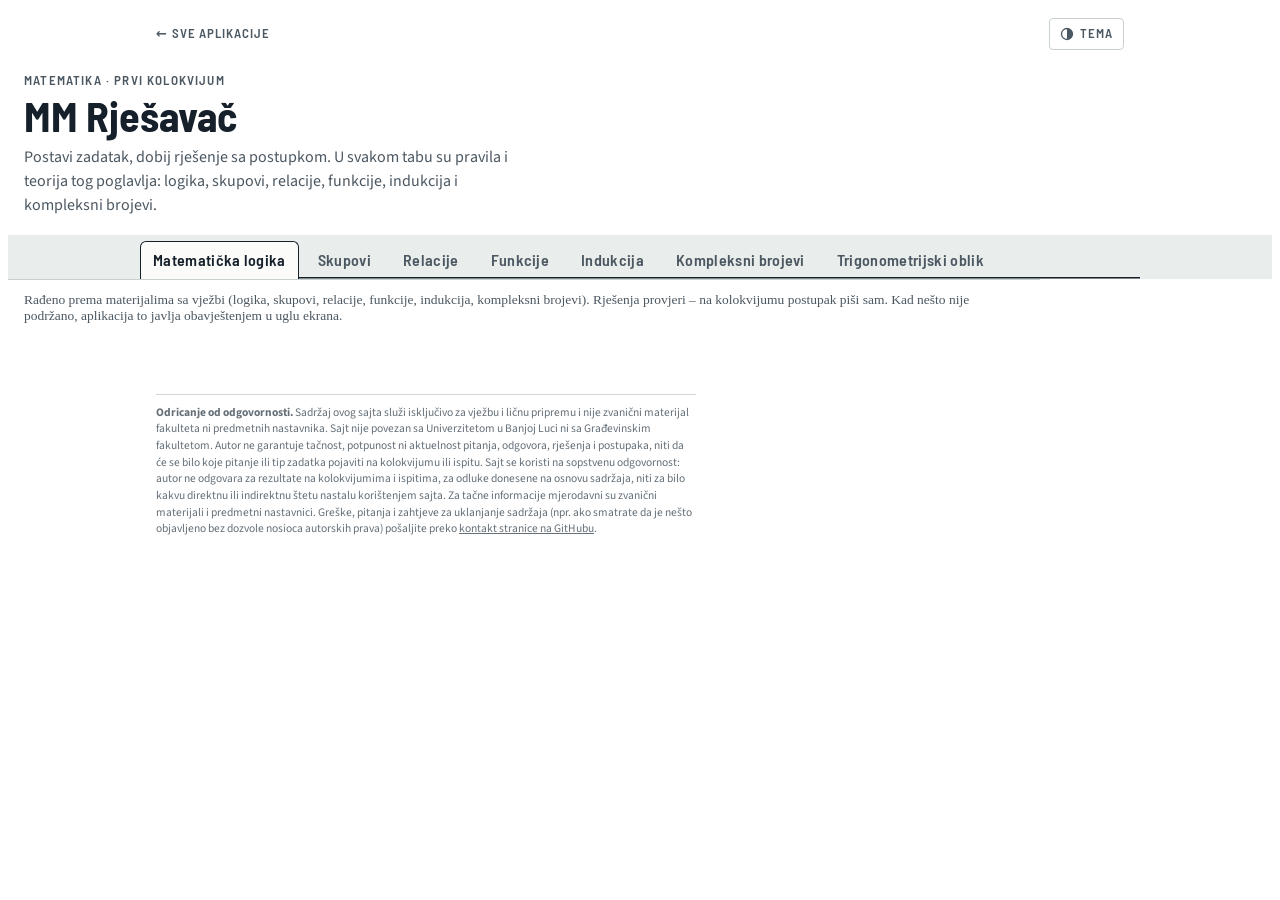
<file: src/shell.html>
<!doctype html>
<html lang="sr">
<head>
<meta charset="utf-8">
<meta name="viewport" content="width=device-width, initial-scale=1">
<title>MM Rješavač – logika, skupovi, relacije, funkcije, indukcija, kompleksni brojevi</title>
<meta name="description" content="Rješavač zadataka za prvi kolokvijum iz matematike: tablice istinitosti, skupovi, relacije, funkcije, matematička indukcija i kompleksni brojevi – sa postupkom i pravilima.">
<link rel="preconnect" href="https://fonts.googleapis.com">
<link href="https://fonts.googleapis.com/css2?family=Inter:wght@400;500;600;700&family=JetBrains+Mono:wght@400;600;700&display=swap" rel="stylesheet">
<style>/*CSS*/</style>
<!--fk-dizajn:start-->
<link rel="preconnect" href="https://fonts.googleapis.com">
<link rel="preconnect" href="https://fonts.gstatic.com" crossorigin>
<link rel="stylesheet" href="https://fonts.googleapis.com/css2?family=Barlow+Semi+Condensed:wght@500;600;700&family=Source+Sans+3:ital,wght@0,400;0,600;0,700;1,400&family=STIX+Two+Text:ital,wght@0,400;0,600;1,400&display=swap">
<style id="fk-dizajn">/* Zajednički dizajn svih aplikacija (izvor: djuk400.github.io/dizajn) */
:root{--fk-bg:#e9edeb;--fk-paper:#fbfcfa;--fk-ink:#16202a;--fk-ink2:#4b5761;--fk-rule:#c8d1ce;--fk-chip:#eef2f0;--fk-grid:#e4eae7;--fk-grid5:#ccd7d3;--fk-blue:#1c5aa8;--fk-blue-bg:#e6eef8;--fk-red:#b33a28;--fk-ok:#1f6e44;--fk-ok-bg:#e6f2ea;--fk-warn:#8a5a00;--fk-warn-bg:#fbf1dc;--fk-err:#a8261c;--fk-err-bg:#fbecea;--fk-h:#1d5fae;--fk-f:#bb3a2b;--fk-p:#1f774a;--fk-n:#b86e00;--fk-o:#7a40b8;
  --fk-head:"Barlow Semi Condensed","Arial Narrow",system-ui,sans-serif;
  --fk-body:"Source Sans 3",-apple-system,BlinkMacSystemFont,"Segoe UI",Roboto,Arial,sans-serif;
  --fk-math:"STIX Two Text","Times New Roman",Times,serif}
@media (prefers-color-scheme: dark){:root:not([data-theme="light"]){--fk-bg:#0e1215;--fk-paper:#151a1e;--fk-ink:#e2e7e5;--fk-ink2:#a1acb1;--fk-rule:#2b353a;--fk-chip:#1c2327;--fk-grid:#1b2226;--fk-grid5:#263035;--fk-blue:#7cb0f2;--fk-blue-bg:#172333;--fk-red:#f2907b;--fk-ok:#6fcf98;--fk-ok-bg:#15291e;--fk-warn:#f0b75a;--fk-warn-bg:#2e2412;--fk-err:#ff8f80;--fk-err-bg:#2c1714;--fk-h:#72aaf1;--fk-f:#f08574;--fk-p:#63c590;--fk-n:#f0b04f;--fk-o:#c39bf2;color-scheme:dark}}
:root[data-theme="dark"]{--fk-bg:#0e1215;--fk-paper:#151a1e;--fk-ink:#e2e7e5;--fk-ink2:#a1acb1;--fk-rule:#2b353a;--fk-chip:#1c2327;--fk-grid:#1b2226;--fk-grid5:#263035;--fk-blue:#7cb0f2;--fk-blue-bg:#172333;--fk-red:#f2907b;--fk-ok:#6fcf98;--fk-ok-bg:#15291e;--fk-warn:#f0b75a;--fk-warn-bg:#2e2412;--fk-err:#ff8f80;--fk-err-bg:#2c1714;--fk-h:#72aaf1;--fk-f:#f08574;--fk-p:#63c590;--fk-n:#f0b04f;--fk-o:#c39bf2;color-scheme:dark}
/* gornja traka: povratak na sve aplikacije + tema */
.fk-bar{box-sizing:border-box;max-width:var(--fk-w,1080px);margin:0 auto;display:flex;align-items:center;justify-content:space-between;gap:12px;
  padding:10px max(16px,env(safe-area-inset-right,0px)) 0 max(16px,env(safe-area-inset-left,0px));
  font:600 13px/1.2 var(--fk-head);letter-spacing:.07em;text-transform:uppercase}
.fk-crumbs{display:flex;flex-wrap:wrap;align-items:center;gap:2px 8px;min-width:0}
.fk-crumbs a{color:var(--fk-ink2);text-decoration:none;padding:6px 0}
.fk-crumbs a:hover{color:var(--fk-ink);text-decoration:underline;text-underline-offset:3px}
.fk-crumbs span{color:var(--fk-rule)}
.fk-bar button{flex:none;display:inline-flex;align-items:center;gap:6px;font:inherit;letter-spacing:inherit;text-transform:inherit;color:var(--fk-ink2);background:transparent;
  border:1px solid var(--fk-rule);border-radius:4px;padding:5px 10px;min-height:32px;cursor:pointer}
.fk-bar button:hover{color:var(--fk-ink);border-color:var(--fk-ink2)}
.fk-bar a:focus-visible,.fk-bar button:focus-visible{outline:2px solid var(--fk-blue);outline-offset:2px}
/* zaglavlje */
:root body .fk-eyebrow{font:600 13px/1.3 var(--fk-head);letter-spacing:.09em;text-transform:uppercase;color:var(--fk-ink2);margin:0 0 4px}
:root body .fk-h1{font-family:var(--fk-head);font-weight:700;font-size:clamp(28px,7vw,42px);line-height:1.05;letter-spacing:0;margin:0 0 8px;color:var(--fk-ink);text-wrap:balance}
:root body .fk-lede{display:block;margin:0 0 18px;max-width:64ch;color:var(--fk-ink2);font:400 16px/1.5 var(--fk-body)}
/* tabovi kao kartoteka */
:root body .fk-tabs{display:flex;flex-wrap:wrap;gap:6px;margin:0 0 18px;padding:0;background:transparent;border:0;border-radius:0;box-shadow:inset 0 -1.5px 0 var(--fk-ink)}
:root body .fk-tabs>button,:root body .fk-tabs>a{flex:0 0 auto;font:600 16px/1.3 var(--fk-head);letter-spacing:.02em;color:var(--fk-ink2);background:transparent;
  padding:8px 12px 8px;border:1.5px solid transparent;border-bottom:0;border-radius:6px 6px 0 0;cursor:pointer;white-space:nowrap;text-decoration:none}
:root body .fk-tabs>button:hover{color:var(--fk-ink);border-color:transparent}
:root body .fk-tabs>.on,:root body .fk-tabs>[aria-selected="true"]{color:var(--fk-ink);background:var(--fk-paper);border-color:var(--fk-ink);font-weight:600}
:root{--fk-w:1000px}

:root:root:root{--bg:var(--fk-bg);--card:var(--fk-paper);--ink:var(--fk-ink);--mute:var(--fk-ink2);--line:var(--fk-rule);--soft:var(--fk-chip);
  --acc:var(--fk-blue);--acc-ink:var(--fk-paper);--ok:var(--fk-ok);--ok-bg:var(--fk-ok-bg);--no:var(--fk-err);--no-bg:var(--fk-err-bg);--warn:var(--fk-warn);
  --sans:var(--fk-body)}
html header.top{max-width:var(--fk-w);padding:22px max(16px,env(safe-area-inset-right,0px)) 0 max(16px,env(safe-area-inset-left,0px))}
html nav.tabs{position:sticky;top:0;z-index:5;background:var(--fk-bg);border:0;margin-top:0;padding-top:6px}
html nav.tabs .inner.fk-tabs{max-width:var(--fk-w);margin:0 auto;flex-wrap:nowrap;overflow-x:auto;scrollbar-width:none;padding:0 max(16px,env(safe-area-inset-right,0px)) 0 max(16px,env(safe-area-inset-left,0px));
  box-shadow:none;background:linear-gradient(var(--fk-ink),var(--fk-ink)) bottom/calc(100% - 32px) 1.5px no-repeat}
html nav.tabs .inner.fk-tabs>button{border-bottom:0;padding:8px 12px}
html main,html footer{max-width:var(--fk-w)}
html .card{border-radius:4px;border-color:var(--fk-rule)}
html .card h2{font:700 22px/1.2 var(--fk-head)}
html .card h3{font:700 18px/1.25 var(--fk-head)}
html input[type=text],html input:not([type]),html input[type=number],html textarea,html select{border-radius:4px;border:1.5px solid var(--fk-ink2)}
html button{border-radius:4px;font-family:var(--fk-body)}
html button.primary{background:var(--fk-ink);border-color:var(--fk-ink);color:var(--fk-paper);font-size:16px;padding:8px 16px}
html button.ex{border:1px dashed var(--fk-ink2);border-radius:999px}
html .subtabs{top:52px}
html .subtabs button{border-radius:999px}
html .eq,html details.theory,html .verdict{border-radius:4px}
html .toast{border-radius:4px}
html footer{padding:12px max(16px,env(safe-area-inset-right,0px)) 30px max(16px,env(safe-area-inset-left,0px));border-top:1px solid var(--fk-rule);font-size:13.5px;color:var(--fk-ink2)}
</style>
<script>(function(){var r=document.documentElement,k='fk-theme';try{var t=localStorage.getItem(k);if(t)r.dataset.theme=t}catch(e){}document.addEventListener('click',function(e){var b=e.target.closest&&e.target.closest('#fk-theme');if(!b)return;var d=r.dataset.theme?r.dataset.theme==='dark':matchMedia('(prefers-color-scheme: dark)').matches;r.dataset.theme=d?'light':'dark';try{localStorage.setItem(k,r.dataset.theme)}catch(e){}});})();</script>
<!--fk-dizajn:end-->
</head>
<body>
<!--fk-bar:start--><nav class="fk-bar" aria-label="Navigacija"><div class="fk-crumbs"><a href="https://djuk400.github.io/">← Sve aplikacije</a></div><button type="button" id="fk-theme" aria-label="Svijetla ili tamna tema"><svg width="14" height="14" viewBox="0 0 16 16" aria-hidden="true"><circle cx="8" cy="8" r="6.3" fill="none" stroke="currentColor" stroke-width="1.5"/><path d="M8 1.7a6.3 6.3 0 0 1 0 12.6z" fill="currentColor"/></svg>Tema</button></nav><!--fk-bar:end-->
<!--fk-head--><header class="top">
  <p class="fk-eyebrow">Matematika · prvi kolokvijum</p>
  <h1 class="fk-h1">MM Rješavač</h1>
  <p class="fk-lede">Postavi zadatak, dobij rješenje sa postupkom. U svakom tabu su pravila i teorija tog poglavlja: logika, skupovi, relacije, funkcije, indukcija i kompleksni brojevi.</p>
  <button id="theme" hidden></button>
</header>
<nav class="tabs"><div class="inner fk-tabs">
  <button data-tab="logika" class="on">Matematička logika</button>
  <button data-tab="skupovi">Skupovi</button>
  <button data-tab="relacije">Relacije</button>
  <button data-tab="funkcije">Funkcije</button>
  <button data-tab="indukcija">Indukcija</button>
  <button data-tab="kompleksni">Kompleksni brojevi</button>
  <button data-tab="trig">Trigonometrijski oblik</button>
</div></nav>
<main>
  <div class="panel on" id="tab-logika"></div>
  <div class="panel" id="tab-skupovi"></div>
  <div class="panel" id="tab-relacije"></div>
  <div class="panel" id="tab-funkcije"></div>
  <div class="panel" id="tab-indukcija"></div>
  <div class="panel" id="tab-kompleksni"></div>
  <div class="panel" id="tab-trig"></div>
</main>
<footer>Rađeno prema materijalima sa vježbi (logika, skupovi, relacije, funkcije, indukcija, kompleksni brojevi). Rješenja provjeri – na kolokvijumu postupak piši sam. Kad nešto nije podržano, aplikacija to javlja obavještenjem u uglu ekrana.</footer>
<div id="toasts"></div>
<script>/*JS*/</script>
<!--fk-legal:start--><div class="fk-legal" style="box-sizing:border-box;max-width:var(--fk-w,1080px);margin:28px auto 0;padding:12px max(16px,env(safe-area-inset-right,0px)) 28px max(16px,env(safe-area-inset-left,0px))"><p style="margin:0;padding-top:10px;border-top:1px solid var(--fk-rule,#c8d1ce);font:11.5px/1.45 var(--fk-body,system-ui,sans-serif);color:var(--fk-ink2,#4b5761);max-width:90ch;opacity:.85"><b>Odricanje od odgovornosti.</b> Sadržaj ovog sajta služi isključivo za vježbu i ličnu pripremu i nije zvanični materijal fakulteta ni predmetnih nastavnika. Sajt nije povezan sa Univerzitetom u Banjoj Luci ni sa Građevinskim fakultetom. Autor ne garantuje tačnost, potpunost ni aktuelnost pitanja, odgovora, rješenja i postupaka, niti da će se bilo koje pitanje ili tip zadatka pojaviti na kolokvijumu ili ispitu. Sajt se koristi na sopstvenu odgovornost: autor ne odgovara za rezultate na kolokvijumima i ispitima, za odluke donesene na osnovu sadržaja, niti za bilo kakvu direktnu ili indirektnu štetu nastalu korištenjem sajta. Za tačne informacije mjerodavni su zvanični materijali i predmetni nastavnici. Greške, pitanja i zahtjeve za uklanjanje sadržaja (npr. ako smatrate da je nešto objavljeno bez dozvole nosioca autorskih prava) pošaljite preko <a href="https://github.com/DjUK400/djuk400.github.io/issues" target="_blank" rel="noopener" style="color:inherit;text-decoration:underline">kontakt stranice na GitHubu</a>.</p></div><!--fk-legal:end-->
</body>
</html>
</file>
